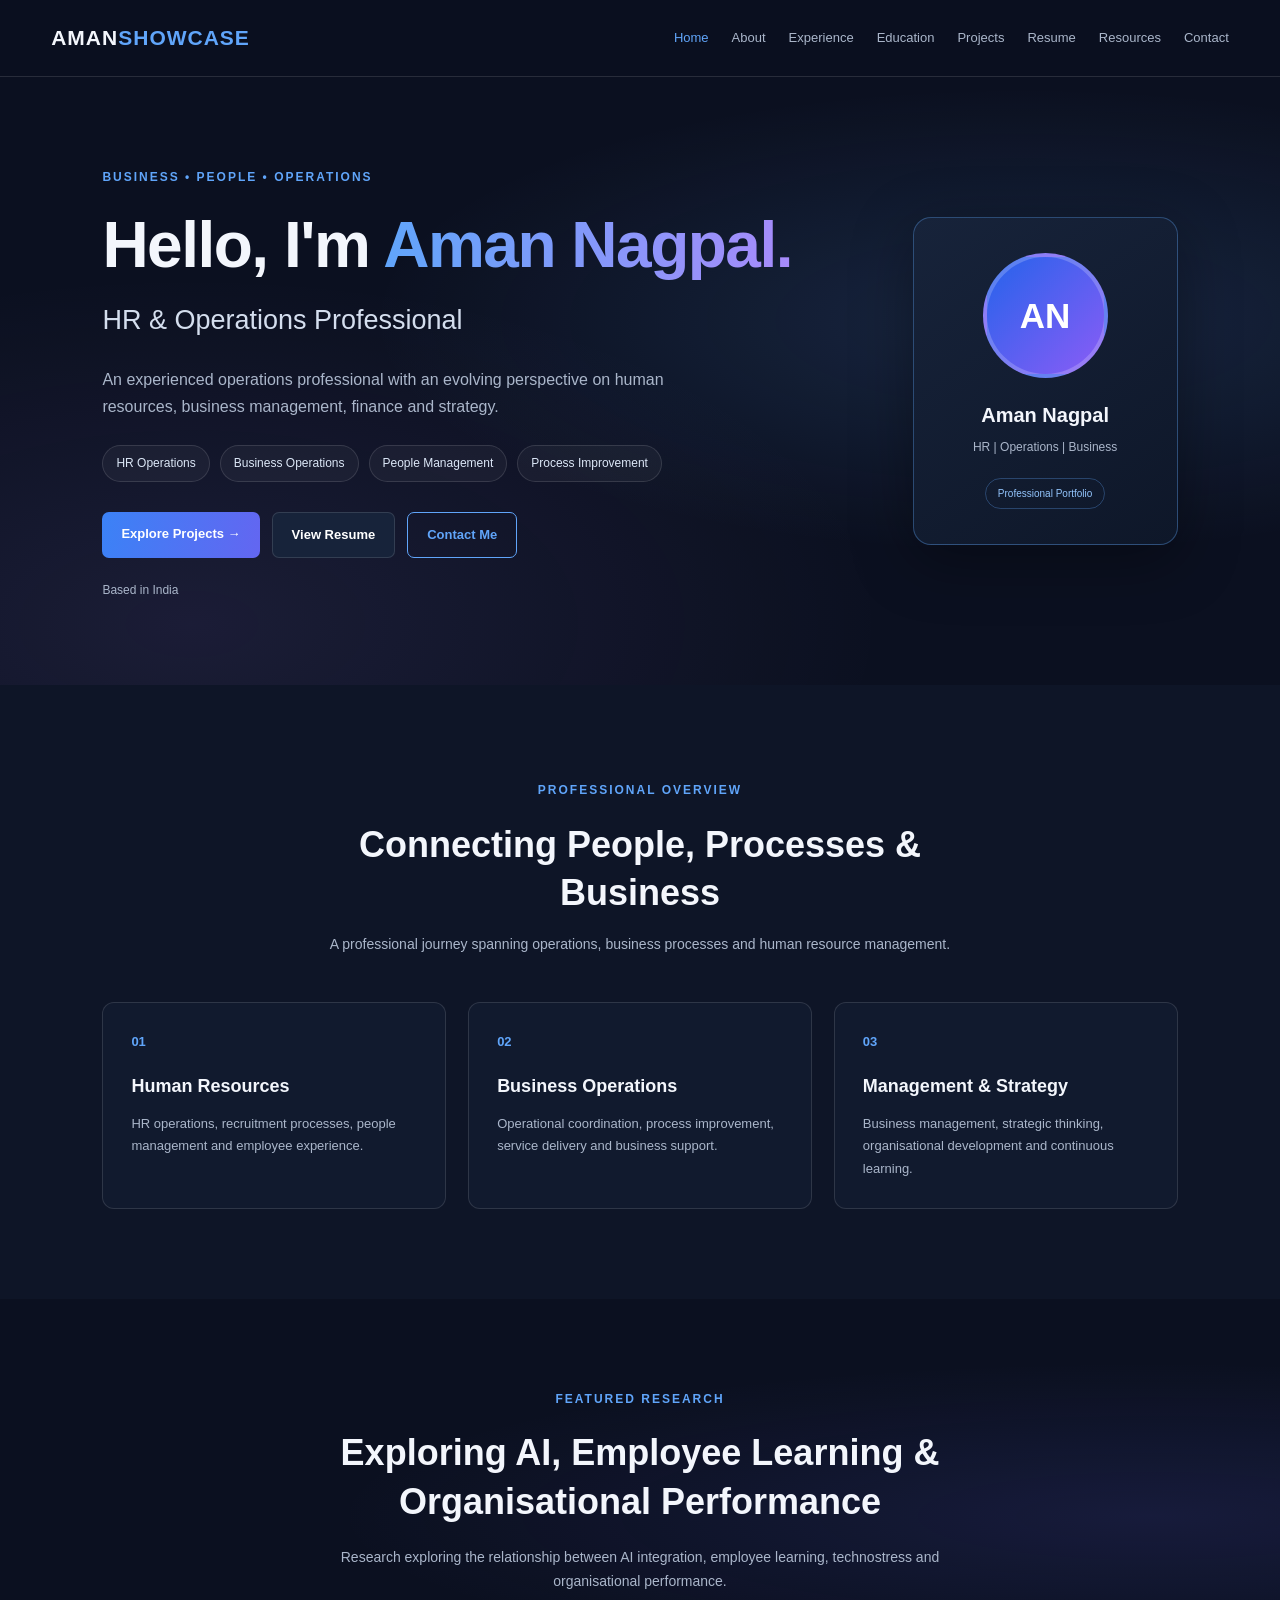
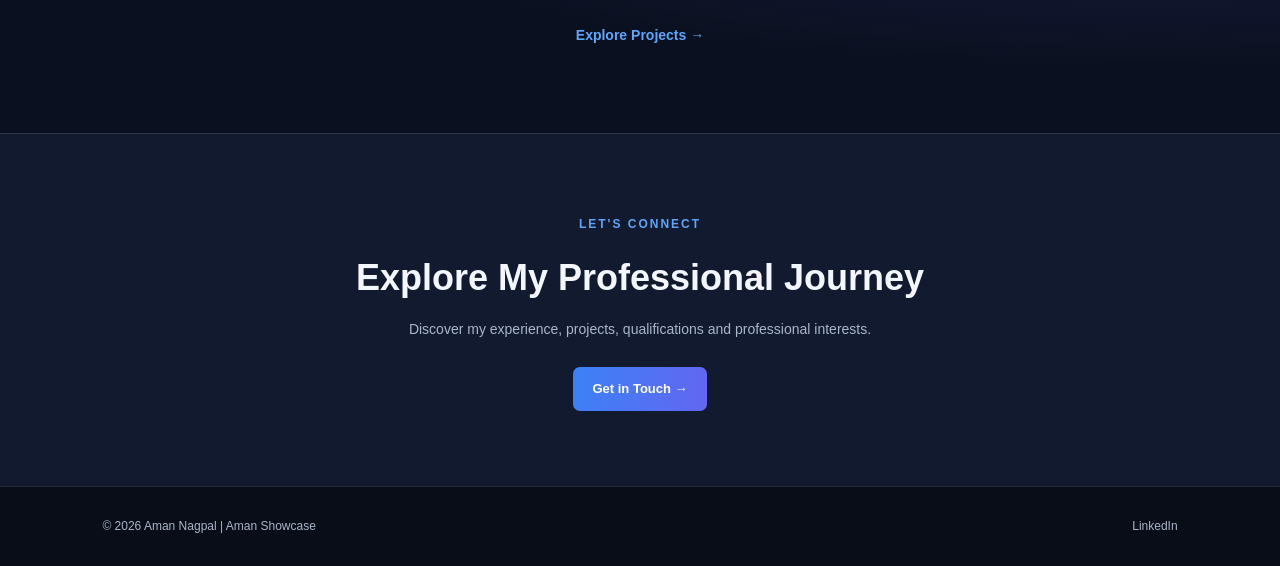
<file: index.html>
<!DOCTYPE html>
<html lang="en">
<head>
    <meta charset="UTF-8">
    <meta name="viewport" content="width=device-width, initial-scale=1.0">

    <meta name="description"
          content="Aman Nagpal's professional portfolio covering HR,
          business operations, management and professional development.">

    <title>Aman Nagpal | Professional Portfolio</title>

    <link rel="stylesheet" href="css/style.css">
</head>

<body>

    <!-- NAVIGATION -->
    <header class="header">
        <nav class="navbar">
            <a href="index.html" class="logo">AMAN<span>SHOWCASE</span></a>

            <div class="nav-links">
                <a href="index.html" class="active">Home</a>
                <a href="about.html">About</a>
                <a href="experience.html">Experience</a>
                <a href="education.html">Education</a>
                <a href="projects.html">Projects</a>
                <a href="resume.html">Resume</a>
                 <a href="resources.html">Resources</a>
                <a href="contact.html">Contact</a>
            </div>
        </nav>
    </header>

    <main>

        <!-- HERO SECTION -->
        <section class="hero">

            <div class="hero-content">

                <span class="eyebrow">
                    BUSINESS • PEOPLE • OPERATIONS
                </span>

                <h1>
                    Hello, I'm <span class="highlight">Aman Nagpal.</span>
                </h1>

                <h2>
                    HR &amp; Operations Professional
                </h2>

                <p class="hero-description">
                    An experienced operations professional with an
                    evolving perspective on human resources, business
                    management, finance and strategy.
                </p>

                <div class="expertise-tags">
                    <span>HR Operations</span>
                    <span>Business Operations</span>
                    <span>People Management</span>
                    <span>Process Improvement</span>
                </div>

                <div class="hero-buttons">
                    <a href="projects.html" class="btn btn-primary">
                        Explore Projects →
                    </a>

                    <a href="resume.html" class="btn btn-secondary">
                        View Resume
                    </a>

                    <a href="contact.html" class="btn btn-outline">
                        Contact Me
                    </a>
                </div>

                <p class="location">
                    Based in India
                </p>

            </div>

            <!-- PROFILE CARD -->
            <div class="profile-card">
                <div class="profile-circle">
                    AN
                </div>

                <h3>Aman Nagpal</h3>

                <p>HR | Operations | Business</p>

                <div class="profile-status">
                    Professional Portfolio
                </div>
            </div>

        </section>

        <!-- PROFESSIONAL SNAPSHOT -->
        <section class="snapshot">
            <div class="section-heading">
                <span class="eyebrow">PROFESSIONAL OVERVIEW</span>
                <h2>Connecting People, Processes &amp; Business</h2>
                <p>
                    A professional journey spanning operations,
                    business processes and human resource management.
                </p>
            </div>

            <div class="snapshot-grid">

                <article class="snapshot-card">
                    <span class="card-number">01</span>
                    <h3>Human Resources</h3>
                    <p>
                        HR operations, recruitment processes,
                        people management and employee experience.
                    </p>
                </article>

                <article class="snapshot-card">
                    <span class="card-number">02</span>
                    <h3>Business Operations</h3>
                    <p>
                        Operational coordination, process improvement,
                        service delivery and business support.
                    </p>
                </article>

                <article class="snapshot-card">
                    <span class="card-number">03</span>
                    <h3>Management &amp; Strategy</h3>
                    <p>
                        Business management, strategic thinking,
                        organisational development and continuous learning.
                    </p>
                </article>

            </div>
        </section>

        <!-- FEATURED PROJECT -->
        <section class="featured-project">
            <div class="featured-content">
                <span class="eyebrow">FEATURED RESEARCH</span>

                <h2>
                    Exploring AI, Employee Learning &amp; Organisational
                    Performance
                </h2>

                <p>
                    Research exploring the relationship between AI
                    integration, employee learning, technostress and
                    organisational performance.
                </p>

                <a href="projects.html" class="text-link">
                    Explore Projects →
                </a>
            </div>
        </section>

        <!-- CONTACT CTA -->
        <section class="contact-cta">
            <span class="eyebrow">LET'S CONNECT</span>

            <h2>Explore My Professional Journey</h2>

            <p>
                Discover my experience, projects, qualifications
                and professional interests.
            </p>

            <a href="contact.html" class="btn btn-primary">
                Get in Touch →
            </a>
        </section>

    </main>

    <!-- FOOTER -->
    <footer class="footer">
        <p>© 2026 Aman Nagpal | Aman Showcase</p>

        <a href="https://www.linkedin.com/in/aman-nagpal10/"
           target="_blank"
           rel="noopener noreferrer">
            LinkedIn
        </a>
    </footer>

</body>
</html>
</file>
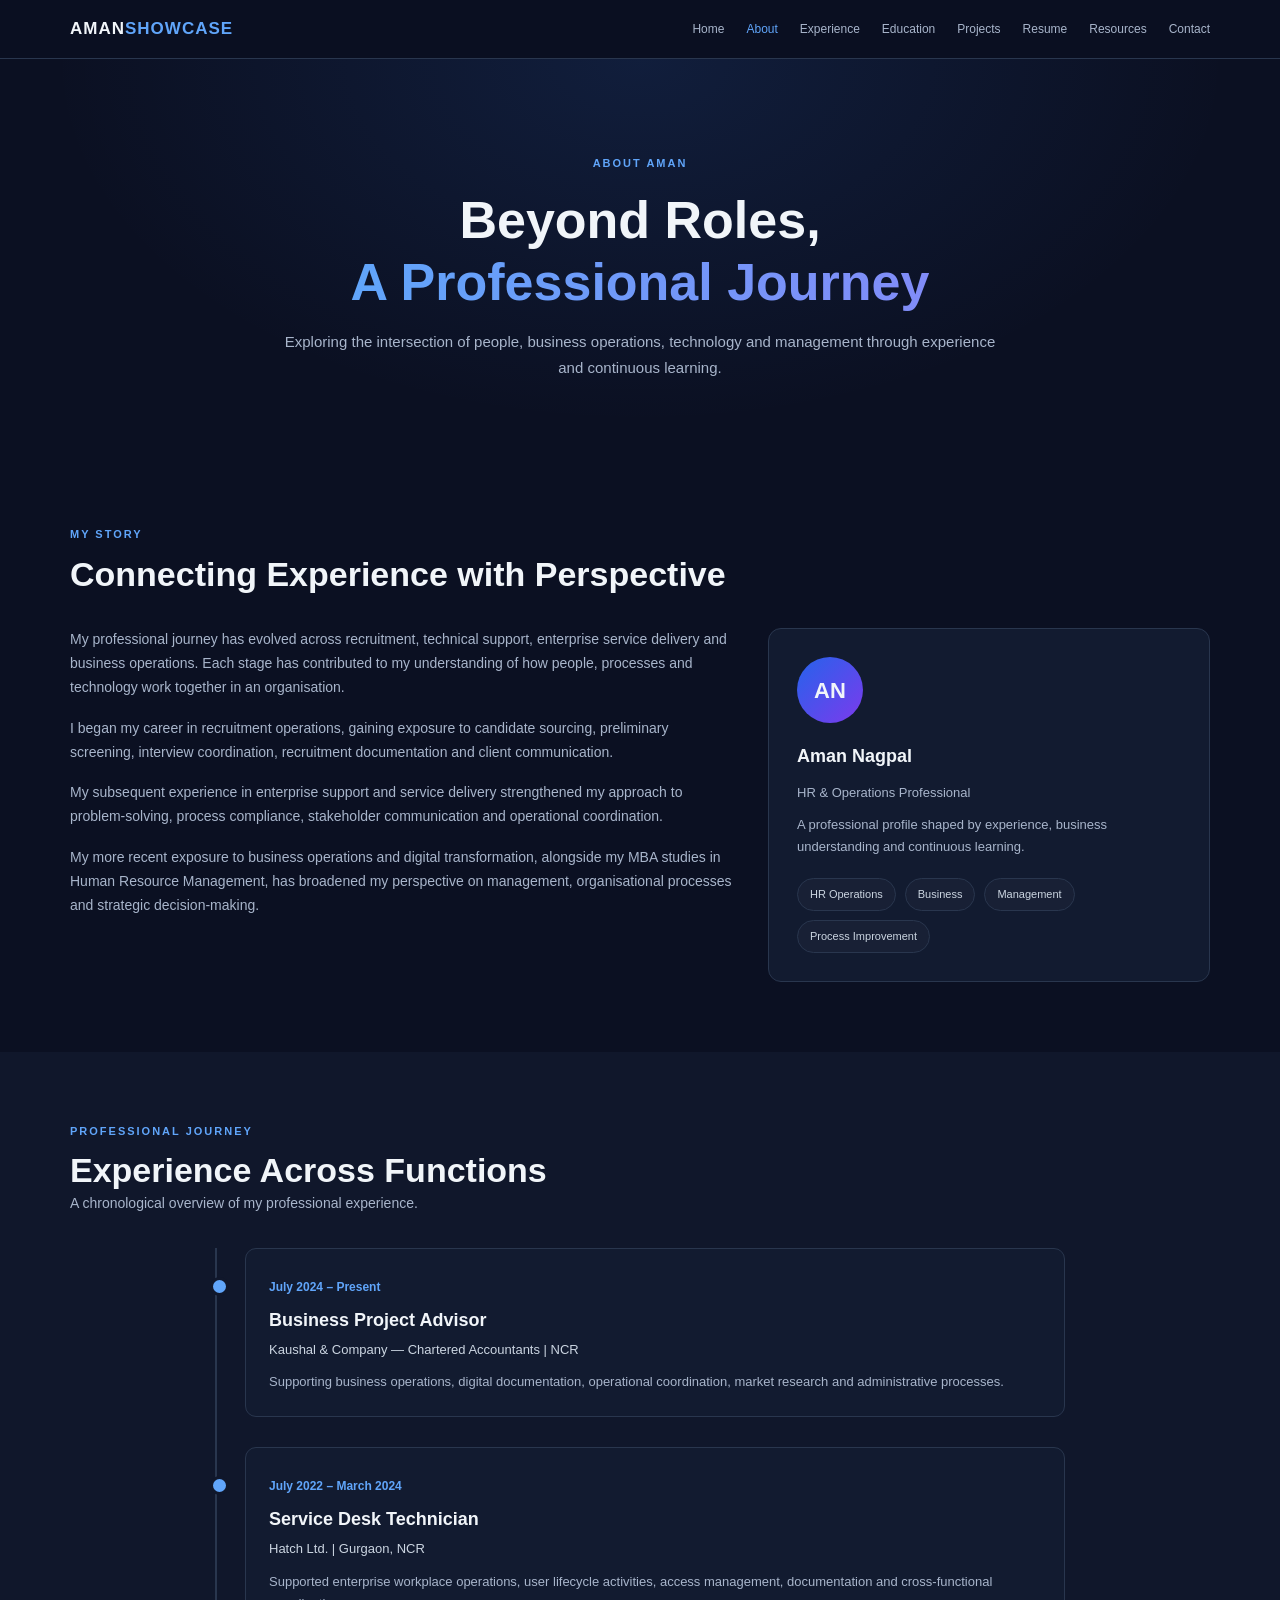
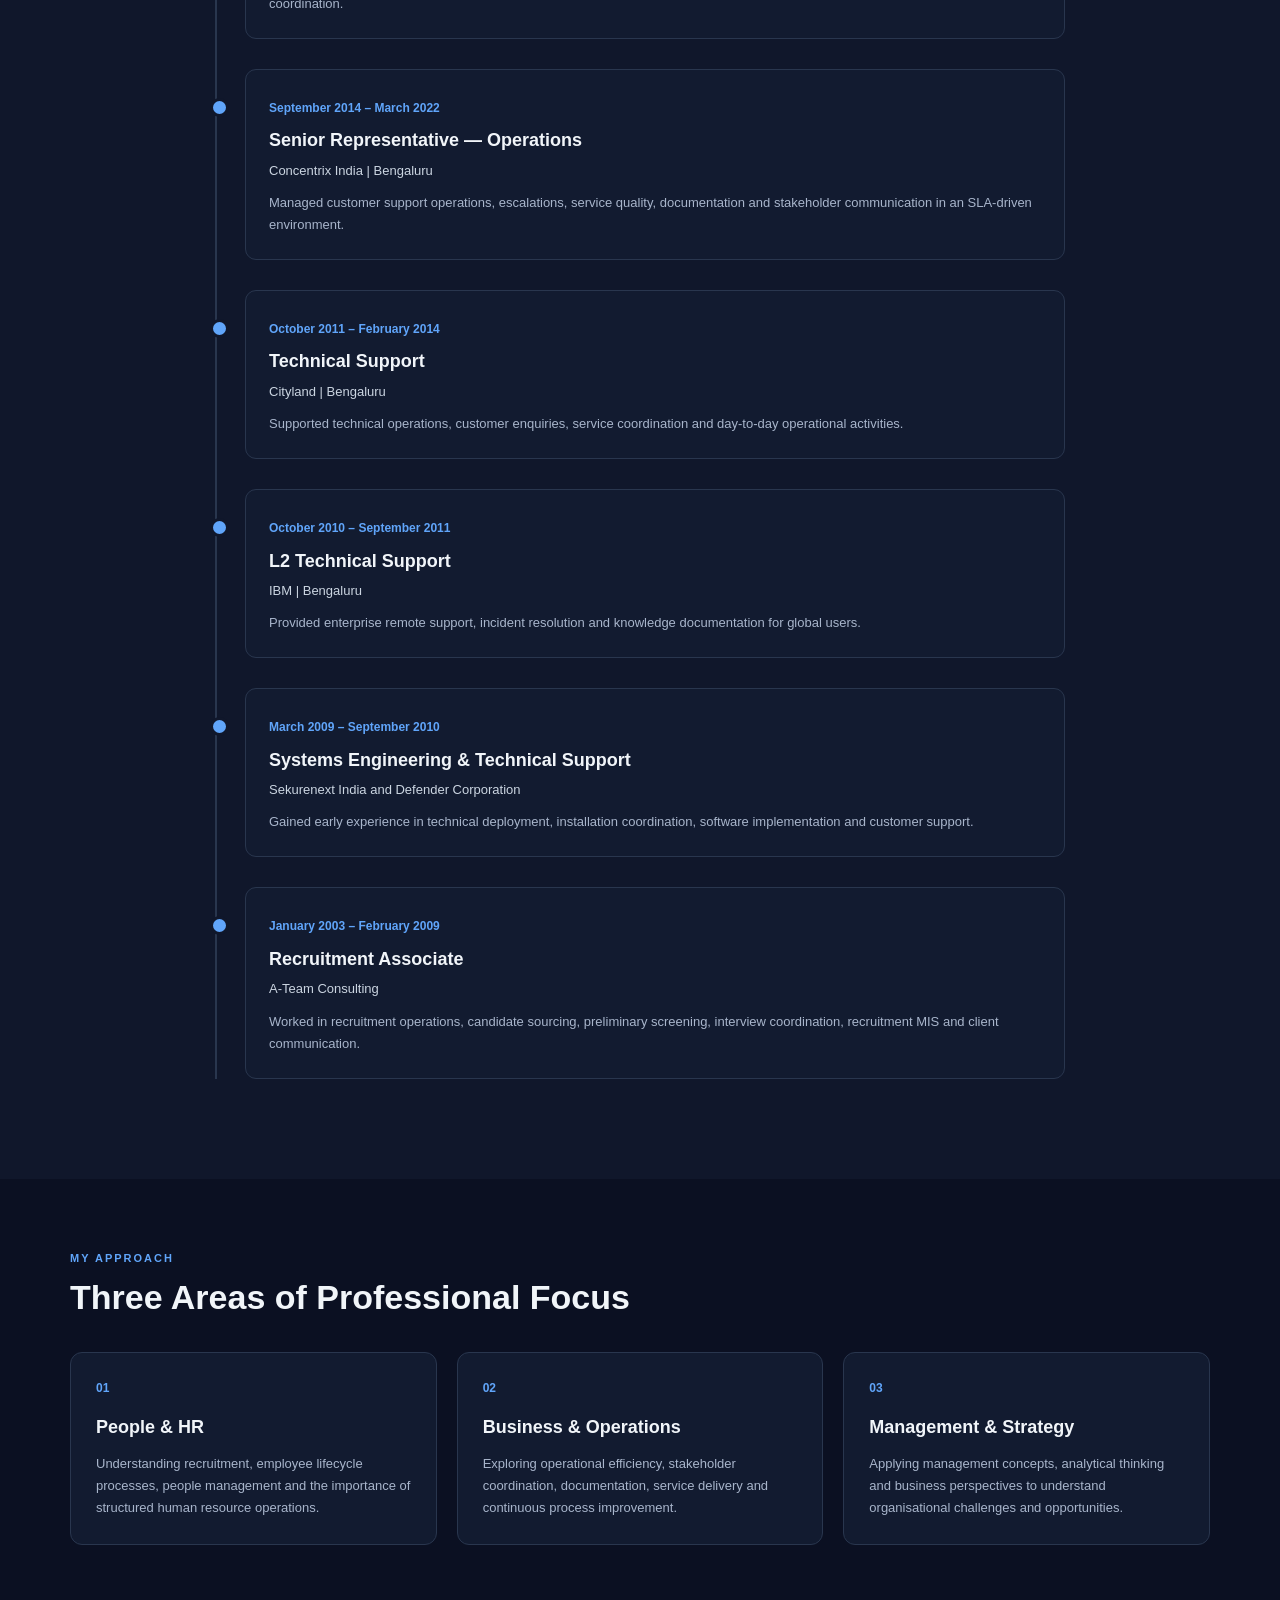
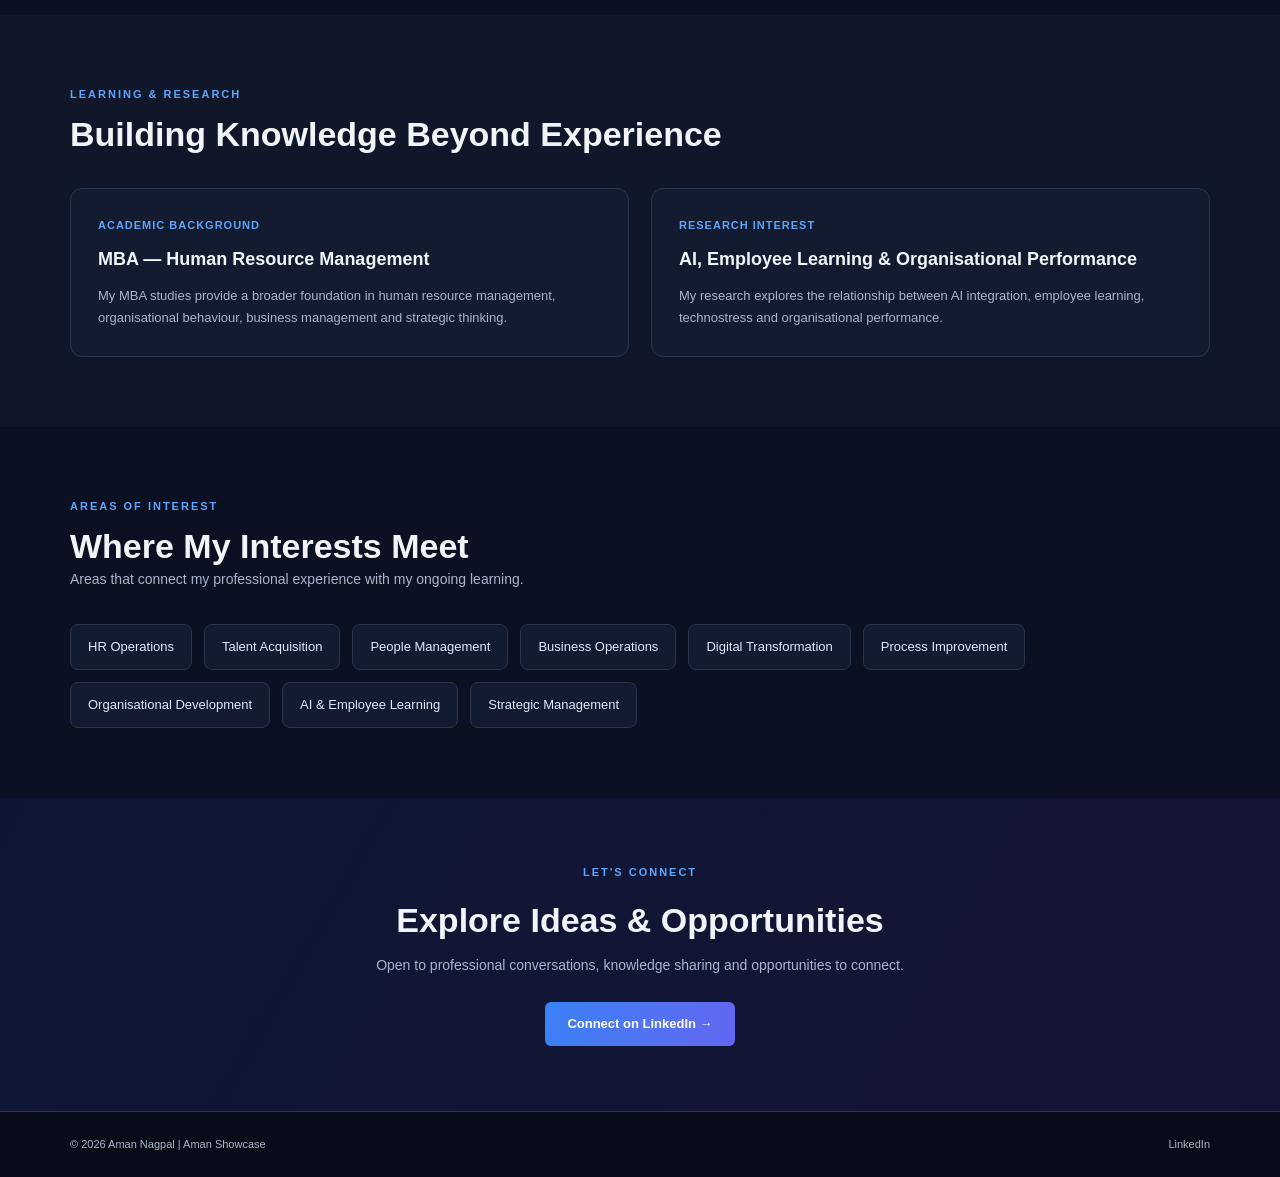
<file: about.html>
<!DOCTYPE html>
<html lang="en">
<head>
    <meta charset="UTF-8">
    <meta name="viewport" content="width=device-width, initial-scale=1.0">
    <meta name="description" content="Learn about Aman Nagpal, his professional journey across HR, business operations, service delivery, and management.">
    <meta name="author" content="Aman Nagpal">
    <title>About Me | Aman Nagpal — Aman Showcase</title>

    <style>
        :root {
            --bg: #0b1022;
            --section: #10172b;
            --card: #121b30;
            --text: #f1f5f9;
            --muted: #a8b5cb;
            --blue: #60a5fa;
            --purple: #818cf8;
            --border: #29364e;
        }

        * {
            margin: 0;
            padding: 0;
            box-sizing: border-box;
        }

        html {
            scroll-behavior: smooth;
        }

        body {
            font-family: Arial, Helvetica, sans-serif;
            background: var(--bg);
            color: var(--text);
            line-height: 1.7;
        }

        a {
            color: inherit;
            text-decoration: none;
        }

        .container {
            width: min(1140px, 90%);
            margin: auto;
        }

        /* NAVIGATION */

        header {
            position: sticky;
            top: 0;
            z-index: 100;
            background: rgba(11, 16, 34, 0.96);
            border-bottom: 1px solid var(--border);
        }

        .navbar {
            min-height: 58px;
            display: flex;
            justify-content: space-between;
            align-items: center;
            gap: 20px;
        }

        .logo {
            font-size: 17px;
            font-weight: 800;
            letter-spacing: 1px;
            white-space: nowrap;
        }

        .logo span {
            color: var(--blue);
        }

        .nav-links {
            display: flex;
            align-items: center;
            gap: 22px;
            font-size: 12px;
            color: var(--muted);
        }

        .nav-links a {
            transition: color 0.2s ease;
        }

        .nav-links a:hover,
        .nav-links a.active {
            color: var(--blue);
        }

        /* PAGE INTRODUCTION */

        .page-intro {
            padding: 95px 0 75px;
            text-align: center;
            background:
                radial-gradient(
                    ellipse at top,
                    rgba(59, 130, 246, 0.12),
                    transparent 65%
                );
        }

        .eyebrow {
            color: var(--blue);
            font-size: 11px;
            font-weight: 700;
            letter-spacing: 2px;
            text-transform: uppercase;
            margin-bottom: 16px;
        }

        h1 {
            font-size: clamp(34px, 5vw, 52px);
            line-height: 1.2;
            margin-bottom: 16px;
        }

        .gradient-text {
            background: linear-gradient(
                90deg,
                var(--blue),
                var(--purple)
            );
            -webkit-background-clip: text;
            background-clip: text;
            color: transparent;
        }

        .intro-text {
            max-width: 720px;
            margin: auto;
            color: var(--muted);
            font-size: 15px;
        }

        /* GENERAL SECTIONS */

        section {
            padding: 70px 0;
        }

        .section-heading {
            margin-bottom: 32px;
        }

        .section-heading .eyebrow {
            margin-bottom: 8px;
        }

        h2 {
            font-size: clamp(25px, 4vw, 34px);
            line-height: 1.3;
        }

        h3 {
            font-size: 18px;
            margin-bottom: 10px;
        }

        .section-text {
            color: var(--muted);
            font-size: 14px;
        }

        /* MY STORY */

        .story-grid {
            display: grid;
            grid-template-columns: 1.5fr 1fr;
            gap: 35px;
            align-items: start;
        }

        .story-content p {
            color: var(--muted);
            font-size: 14px;
            margin-bottom: 17px;
        }

        .story-card {
            padding: 28px;
            border: 1px solid var(--border);
            background: var(--card);
            border-radius: 13px;
        }

        .story-card .initials {
            width: 66px;
            height: 66px;
            border-radius: 50%;
            display: grid;
            place-items: center;
            margin-bottom: 18px;
            font-size: 22px;
            font-weight: 700;
            background: linear-gradient(
                135deg,
                #2563eb,
                #7c3aed
            );
        }

        .story-card p {
            color: var(--muted);
            font-size: 13px;
            margin-top: 10px;
        }

        .tag-list {
            display: flex;
            flex-wrap: wrap;
            gap: 9px;
            margin-top: 20px;
        }

        .tag {
            padding: 6px 12px;
            border: 1px solid var(--border);
            border-radius: 30px;
            color: #cbd5e1;
            font-size: 11px;
            background: rgba(255, 255, 255, 0.025);
        }

        /* PROFESSIONAL JOURNEY */

        .journey-section {
            background: var(--section);
        }

        .timeline {
            max-width: 850px;
            margin: auto;
            border-left: 2px solid var(--border);
            padding-left: 28px;
        }

        .timeline-item {
            position: relative;
            margin-bottom: 30px;
            padding: 23px;
            background: var(--card);
            border: 1px solid var(--border);
            border-radius: 11px;
        }

        .timeline-item::before {
            content: "";
            position: absolute;
            left: -36px;
            top: 28px;
            width: 13px;
            height: 13px;
            border-radius: 50%;
            background: var(--blue);
            border: 3px solid var(--section);
        }

        .timeline-date {
            display: inline-block;
            margin-bottom: 7px;
            color: var(--blue);
            font-size: 12px;
            font-weight: 700;
        }

        .timeline-item h3 {
            margin-bottom: 4px;
        }

        .timeline-company {
            color: #cbd5e1;
            font-size: 13px;
            margin-bottom: 10px;
        }

        .timeline-item p {
            color: var(--muted);
            font-size: 13px;
        }

        /* PROFESSIONAL APPROACH */

        .approach-grid {
            display: grid;
            grid-template-columns: repeat(3, 1fr);
            gap: 20px;
        }

        .approach-card {
            padding: 25px;
            border: 1px solid var(--border);
            background: var(--card);
            border-radius: 12px;
            transition: transform 0.2s ease,
                        border-color 0.2s ease;
        }

        .approach-card:hover {
            transform: translateY(-4px);
            border-color: var(--blue);
        }

        .approach-number {
            color: var(--blue);
            font-size: 12px;
            font-weight: 700;
            margin-bottom: 14px;
        }

        .approach-card p {
            color: var(--muted);
            font-size: 13px;
        }

        /* EDUCATION AND RESEARCH */

        .learning-section {
            background: var(--section);
        }

        .learning-grid {
            display: grid;
            grid-template-columns: 1fr 1fr;
            gap: 22px;
        }

        .learning-card {
            padding: 27px;
            background: var(--card);
            border: 1px solid var(--border);
            border-radius: 12px;
        }

        .learning-card p {
            color: var(--muted);
            font-size: 13px;
            margin-top: 9px;
        }

        .learning-label {
            color: var(--blue);
            font-size: 11px;
            font-weight: 700;
            letter-spacing: 1px;
            margin-bottom: 10px;
        }

        /* INTERESTS */

        .interests {
            display: flex;
            flex-wrap: wrap;
            gap: 12px;
            margin-top: 24px;
        }

        .interest {
            padding: 11px 17px;
            border: 1px solid var(--border);
            border-radius: 8px;
            background: var(--card);
            color: #dbeafe;
            font-size: 13px;
        }

        /* CONNECT */

        .connect {
            padding: 65px 0;
            text-align: center;
            background:
                linear-gradient(
                    120deg,
                    rgba(37, 99, 235, 0.09),
                    rgba(124, 58, 237, 0.09)
                );
        }

        .connect p {
            color: var(--muted);
            font-size: 14px;
            margin: 12px auto 24px;
        }

        .button {
            display: inline-block;
            padding: 11px 22px;
            border-radius: 6px;
            font-size: 13px;
            font-weight: 600;
            background: linear-gradient(
                100deg,
                #3b82f6,
                #6366f1
            );
            color: white;
            transition: opacity 0.2s ease;
        }

        .button:hover {
            opacity: 0.85;
        }

        /* FOOTER */

        footer {
            padding: 23px 0;
            border-top: 1px solid var(--border);
            background: #080c19;
            color: var(--muted);
            font-size: 11px;
        }

        .footer-content {
            display: flex;
            justify-content: space-between;
            align-items: center;
            gap: 15px;
        }

        .footer-content a:hover {
            color: var(--blue);
        }

        /* MOBILE RESPONSIVENESS */

        @media (max-width: 760px) {
            .navbar {
                flex-direction: column;
                padding: 13px 0;
            }

            .nav-links {
                gap: 14px;
                flex-wrap: wrap;
                justify-content: center;
            }

            .page-intro {
                padding: 65px 0 55px;
            }

            .story-grid,
            .learning-grid {
                grid-template-columns: 1fr;
            }

            .approach-grid {
                grid-template-columns: 1fr;
            }

            section {
                padding: 52px 0;
            }
        }

        @media (max-width: 420px) {
            .nav-links {
                gap: 10px;
                font-size: 11px;
            }

            .timeline {
                padding-left: 22px;
            }

            .timeline-item {
                padding: 17px;
            }

            .timeline-item::before {
                left: -30px;
            }

            .footer-content {
                flex-direction: column;
                text-align: center;
            }
        }
    </style>
</head>

<body>

    <!-- NAVIGATION -->

    <header>
        <div class="container navbar">
            <a href="index.html" class="logo">
                AMAN<span>SHOWCASE</span>
            </a>

            <nav class="nav-links" aria-label="Main navigation">
                <a href="index.html">Home</a>
                <a href="about.html" class="active">About</a>
                <a href="experience.html">Experience</a>
                <a href="education.html">Education</a>
                <a href="projects.html">Projects</a>
                <a href="resume.html">Resume</a>
                <a href="resources.html">Resources</a>
                <a href="contact.html">Contact</a>
            </nav>
        </div>
    </header>

    <main>

        <!-- PAGE INTRODUCTION -->

        <section class="page-intro">
            <div class="container">
                <div class="eyebrow">ABOUT AMAN</div>

                <h1>
                    Beyond Roles,<br>
                    <span class="gradient-text">
                        A Professional Journey
                    </span>
                </h1>

                <p class="intro-text">
                    Exploring the intersection of people,
                    business operations, technology and
                    management through experience and
                    continuous learning.
                </p>
            </div>
        </section>

        <!-- MY STORY -->

        <section>
            <div class="container">
                <div class="section-heading">
                    <div class="eyebrow">MY STORY</div>
                    <h2>Connecting Experience with Perspective</h2>
                </div>

                <div class="story-grid">
                    <div class="story-content">

                        <p>
                            My professional journey has evolved
                            across recruitment, technical support,
                            enterprise service delivery and
                            business operations. Each stage has
                            contributed to my understanding of
                            how people, processes and technology
                            work together in an organisation.
                        </p>

                        <p>
                            I began my career in recruitment
                            operations, gaining exposure to
                            candidate sourcing, preliminary
                            screening, interview coordination,
                            recruitment documentation and
                            client communication.
                        </p>

                        <p>
                            My subsequent experience in
                            enterprise support and service
                            delivery strengthened my approach
                            to problem-solving, process
                            compliance, stakeholder communication
                            and operational coordination.
                        </p>

                        <p>
                            My more recent exposure to business
                            operations and digital transformation,
                            alongside my MBA studies in Human
                            Resource Management, has broadened
                            my perspective on management,
                            organisational processes and
                            strategic decision-making.
                        </p>

                    </div>

                    <aside class="story-card">
                        <div class="initials">AN</div>

                        <h3>Aman Nagpal</h3>

                        <p>
                            HR & Operations Professional
                        </p>

                        <p>
                            A professional profile shaped by
                            experience, business understanding
                            and continuous learning.
                        </p>

                        <div class="tag-list">
                            <span class="tag">HR Operations</span>
                            <span class="tag">Business</span>
                            <span class="tag">Management</span>
                            <span class="tag">Process Improvement</span>
                        </div>
                    </aside>
                </div>
            </div>
        </section>

        <!-- PROFESSIONAL JOURNEY -->

        <section class="journey-section">
            <div class="container">
                <div class="section-heading">
                    <div class="eyebrow">PROFESSIONAL JOURNEY</div>
                    <h2>Experience Across Functions</h2>
                    <p class="section-text">
                        A chronological overview of my
                        professional experience.
                    </p>
                </div>

                <div class="timeline">

                    <div class="timeline-item">
                        <span class="timeline-date">
                            July 2024 – Present
                        </span>
                        <h3>Business Project Advisor</h3>
                        <div class="timeline-company">
                            Kaushal & Company — Chartered Accountants
                            | NCR
                        </div>
                        <p>
                            Supporting business operations,
                            digital documentation, operational
                            coordination, market research and
                            administrative processes.
                        </p>
                    </div>

                    <div class="timeline-item">
                        <span class="timeline-date">
                            July 2022 – March 2024
                        </span>
                        <h3>Service Desk Technician</h3>
                        <div class="timeline-company">
                            Hatch Ltd. | Gurgaon, NCR
                        </div>
                        <p>
                            Supported enterprise workplace
                            operations, user lifecycle activities,
                            access management, documentation
                            and cross-functional coordination.
                        </p>
                    </div>

                    <div class="timeline-item">
                        <span class="timeline-date">
                            September 2014 – March 2022
                        </span>
                        <h3>Senior Representative — Operations</h3>
                        <div class="timeline-company">
                            Concentrix India | Bengaluru
                        </div>
                        <p>
                            Managed customer support operations,
                            escalations, service quality,
                            documentation and stakeholder
                            communication in an SLA-driven
                            environment.
                        </p>
                    </div>

                    <div class="timeline-item">
                        <span class="timeline-date">
                            October 2011 – February 2014
                        </span>
                        <h3>Technical Support</h3>
                        <div class="timeline-company">
                            Cityland | Bengaluru
                        </div>
                        <p>
                            Supported technical operations,
                            customer enquiries, service
                            coordination and day-to-day
                            operational activities.
                        </p>
                    </div>

                    <div class="timeline-item">
                        <span class="timeline-date">
                            October 2010 – September 2011
                        </span>
                        <h3>L2 Technical Support</h3>
                        <div class="timeline-company">
                            IBM | Bengaluru
                        </div>
                        <p>
                            Provided enterprise remote support,
                            incident resolution and knowledge
                            documentation for global users.
                        </p>
                    </div>

                    <div class="timeline-item">
                        <span class="timeline-date">
                            March 2009 – September 2010
                        </span>
                        <h3>Systems Engineering & Technical Support</h3>
                        <div class="timeline-company">
                            Sekurenext India and Defender Corporation
                        </div>
                        <p>
                            Gained early experience in technical
                            deployment, installation coordination,
                            software implementation and
                            customer support.
                        </p>
                    </div>

                    <div class="timeline-item">
                        <span class="timeline-date">
                            January 2003 – February 2009
                        </span>
                        <h3>Recruitment Associate</h3>
                        <div class="timeline-company">
                            A-Team Consulting
                        </div>
                        <p>
                            Worked in recruitment operations,
                            candidate sourcing, preliminary
                            screening, interview coordination,
                            recruitment MIS and client
                            communication.
                        </p>
                    </div>

                </div>
            </div>
        </section>

        <!-- PROFESSIONAL APPROACH -->

        <section>
            <div class="container">
                <div class="section-heading">
                    <div class="eyebrow">MY APPROACH</div>
                    <h2>Three Areas of Professional Focus</h2>
                </div>

                <div class="approach-grid">

                    <article class="approach-card">
                        <div class="approach-number">01</div>
                        <h3>People & HR</h3>
                        <p>
                            Understanding recruitment,
                            employee lifecycle processes,
                            people management and the
                            importance of structured
                            human resource operations.
                        </p>
                    </article>

                    <article class="approach-card">
                        <div class="approach-number">02</div>
                        <h3>Business & Operations</h3>
                        <p>
                            Exploring operational efficiency,
                            stakeholder coordination,
                            documentation, service delivery
                            and continuous process improvement.
                        </p>
                    </article>

                    <article class="approach-card">
                        <div class="approach-number">03</div>
                        <h3>Management & Strategy</h3>
                        <p>
                            Applying management concepts,
                            analytical thinking and business
                            perspectives to understand
                            organisational challenges
                            and opportunities.
                        </p>
                    </article>

                </div>
            </div>
        </section>

        <!-- EDUCATION AND RESEARCH -->

        <section class="learning-section">
            <div class="container">
                <div class="section-heading">
                    <div class="eyebrow">LEARNING & RESEARCH</div>
                    <h2>Building Knowledge Beyond Experience</h2>
                </div>

                <div class="learning-grid">

                    <article class="learning-card">
                        <div class="learning-label">
                            ACADEMIC BACKGROUND
                        </div>
                        <h3>MBA — Human Resource Management</h3>
                        <p>
                            My MBA studies provide a broader
                            foundation in human resource
                            management, organisational behaviour,
                            business management and strategic
                            thinking.
                        </p>
                    </article>

                    <article class="learning-card">
                        <div class="learning-label">
                            RESEARCH INTEREST
                        </div>
                        <h3>
                            AI, Employee Learning &
                            Organisational Performance
                        </h3>
                        <p>
                            My research explores the relationship
                            between AI integration, employee
                            learning, technostress and
                            organisational performance.
                        </p>
                    </article>

                </div>
            </div>
        </section>

        <!-- PROFESSIONAL INTERESTS -->

        <section>
            <div class="container">
                <div class="section-heading">
                    <div class="eyebrow">AREAS OF INTEREST</div>
                    <h2>Where My Interests Meet</h2>
                    <p class="section-text">
                        Areas that connect my professional
                        experience with my ongoing learning.
                    </p>
                </div>

                <div class="interests">
                    <span class="interest">HR Operations</span>
                    <span class="interest">Talent Acquisition</span>
                    <span class="interest">People Management</span>
                    <span class="interest">Business Operations</span>
                    <span class="interest">Digital Transformation</span>
                    <span class="interest">Process Improvement</span>
                    <span class="interest">Organisational Development</span>
                    <span class="interest">AI & Employee Learning</span>
                    <span class="interest">Strategic Management</span>
                </div>
            </div>
        </section>

        <!-- CONNECT -->

        <section class="connect">
            <div class="container">
                <div class="eyebrow">LET'S CONNECT</div>
                <h2>Explore Ideas & Opportunities</h2>
                <p>
                    Open to professional conversations,
                    knowledge sharing and opportunities
                    to connect.
                </p>

                <a
                    class="button"
                    href="https://www.linkedin.com/in/aman-nagpal10/"
                    target="_blank"
                    rel="noopener noreferrer"
                >
                    Connect on LinkedIn →
                </a>
            </div>
        </section>

    </main>

    <!-- FOOTER -->

    <footer>
        <div class="container footer-content">
            <span>
                © 2026 Aman Nagpal | Aman Showcase
            </span>
            <a
                href="https://www.linkedin.com/in/aman-nagpal10/"
                target="_blank"
                rel="noopener noreferrer"
            >
                LinkedIn
            </a>
        </div>
    </footer>

</body>
</html>
</file>
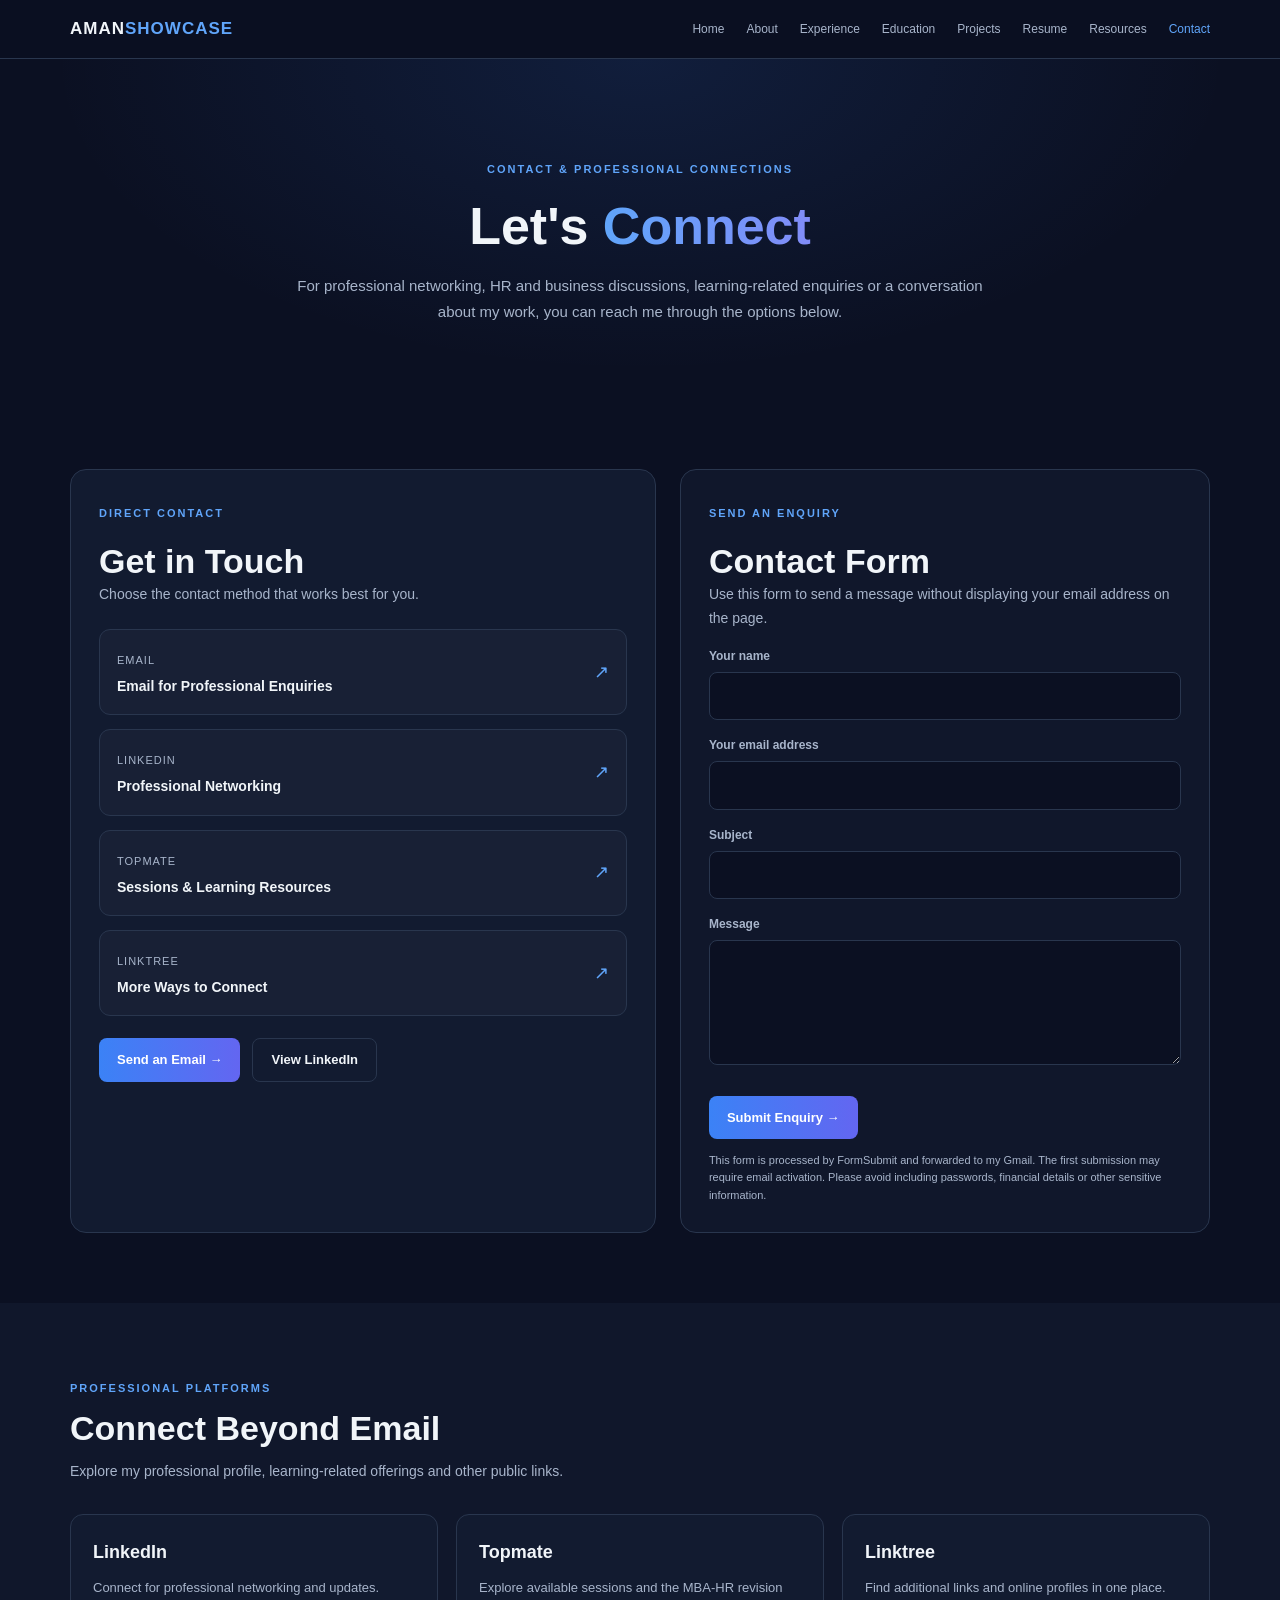
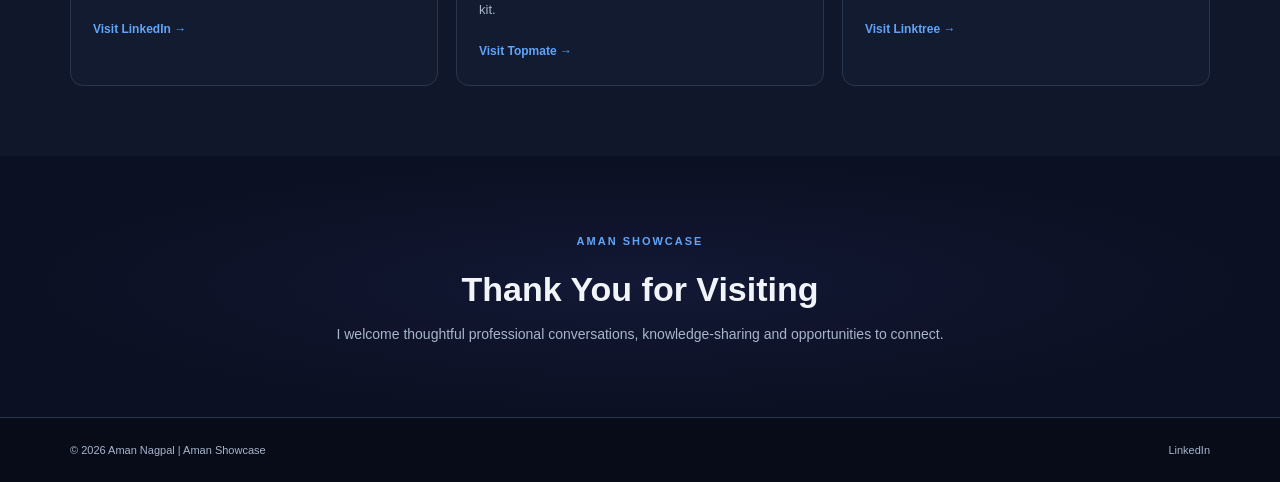
<file: contact.html>
<!DOCTYPE html>
<html lang="en">
<head>
    <meta charset="UTF-8">
    <meta name="viewport" content="width=device-width, initial-scale=1.0">

    <meta name="description"
          content="Contact Aman Nagpal for professional networking,
          HR and business discussions, and learning-related enquiries.">

    <title>Contact | Aman Nagpal — Aman Showcase</title>

    <style>
        :root {
            --bg: #0b1022;
            --section: #10172b;
            --card: #121b30;
            --text: #f1f5f9;
            --muted: #a8b5cb;
            --blue: #60a5fa;
            --purple: #818cf8;
            --border: #29364e;
        }

        * {
            margin: 0;
            padding: 0;
            box-sizing: border-box;
        }

        html {
            scroll-behavior: smooth;
        }

        body {
            font-family: Arial, Helvetica, sans-serif;
            background: var(--bg);
            color: var(--text);
            line-height: 1.7;
        }

        a {
            color: inherit;
            text-decoration: none;
        }

        .container {
            width: min(1140px, 90%);
            margin: auto;
        }

        /* NAVIGATION */

        header {
            position: sticky;
            top: 0;
            z-index: 100;
            background: rgba(11, 16, 34, 0.96);
            border-bottom: 1px solid var(--border);
            backdrop-filter: blur(14px);
        }

        .navbar {
            min-height: 58px;
            display: flex;
            justify-content: space-between;
            align-items: center;
            gap: 20px;
        }

        .logo {
            font-size: 17px;
            font-weight: 800;
            letter-spacing: 1px;
            white-space: nowrap;
        }

        .logo span {
            color: var(--blue);
        }

        .nav-links {
            display: flex;
            align-items: center;
            gap: 22px;
            font-size: 12px;
            color: var(--muted);
        }

        .nav-links a {
            transition: color 0.2s ease;
        }

        .nav-links a:hover,
        .nav-links a.active {
            color: var(--blue);
        }

        /* PAGE INTRODUCTION */

        .page-intro {
            padding: 95px 0 75px;
            text-align: center;
            background:
                radial-gradient(
                    ellipse at top,
                    rgba(59, 130, 246, 0.12),
                    transparent 65%
                );
        }

        .eyebrow {
            display: inline-block;
            color: var(--blue);
            font-size: 11px;
            font-weight: 700;
            letter-spacing: 2px;
            text-transform: uppercase;
            margin-bottom: 16px;
        }

        h1 {
            font-size: clamp(34px, 5vw, 52px);
            line-height: 1.2;
            margin-bottom: 16px;
        }

        .gradient-text {
            background: linear-gradient(
                90deg,
                var(--blue),
                var(--purple)
            );
            -webkit-background-clip: text;
            background-clip: text;
            color: transparent;
        }

        .intro-text {
            max-width: 720px;
            margin: auto;
            color: var(--muted);
            font-size: 15px;
        }

        section {
            padding: 70px 0;
        }

        .section-heading {
            margin-bottom: 30px;
        }

        .section-heading .eyebrow {
            margin-bottom: 8px;
        }

        h2 {
            font-size: clamp(25px, 4vw, 34px);
            line-height: 1.3;
        }

        h3 {
            font-size: 18px;
            margin-bottom: 9px;
        }

        .section-text {
            color: var(--muted);
            font-size: 14px;
            max-width: 760px;
            margin-top: 10px;
        }

        /* CONTACT LAYOUT */

        .contact-grid {
            display: grid;
            grid-template-columns: 1.05fr 0.95fr;
            gap: 24px;
            align-items: stretch;
        }

        .panel {
            background: var(--card);
            border: 1px solid var(--border);
            border-radius: 16px;
            padding: 28px;
        }

        .panel p {
            color: var(--muted);
            font-size: 14px;
        }

        .contact-methods {
            display: grid;
            gap: 14px;
            margin-top: 22px;
        }

        .contact-method {
            display: flex;
            align-items: center;
            justify-content: space-between;
            gap: 16px;
            padding: 15px 17px;
            background: rgba(255, 255, 255, 0.025);
            border: 1px solid var(--border);
            border-radius: 11px;
            transition:
                border-color 0.2s ease,
                transform 0.2s ease;
        }

        .contact-method:hover {
            border-color: var(--blue);
            transform: translateY(-2px);
        }

        .method-label {
            color: var(--muted);
            font-size: 11px;
            letter-spacing: 1px;
            text-transform: uppercase;
        }

        .method-value {
            font-size: 14px;
            font-weight: 700;
            overflow-wrap: anywhere;
        }

        .method-arrow {
            color: var(--blue);
            font-size: 18px;
            flex-shrink: 0;
        }

        /* BUTTONS */

        .button-row {
            display: flex;
            flex-wrap: wrap;
            gap: 12px;
            margin-top: 22px;
        }

        .button,
        .secondary-button {
            display: inline-flex;
            justify-content: center;
            align-items: center;
            min-height: 43px;
            padding: 10px 18px;
            border-radius: 8px;
            font-size: 13px;
            font-weight: 700;
            transition: opacity 0.2s ease;
        }

        .button {
            background: linear-gradient(
                90deg,
                #3b82f6,
                #6366f1
            );
            color: #fff;
        }

        .secondary-button {
            border: 1px solid var(--border);
            color: var(--text);
        }

        .button:hover,
        .secondary-button:hover {
            opacity: 0.86;
        }

        .secondary-button:hover {
            border-color: var(--blue);
        }

        /* CONTACT FORM */

        .form-panel {
            background: var(--section);
        }

        .form-group {
            margin-top: 15px;
        }

        label {
            display: block;
            margin-bottom: 6px;
            color: var(--muted);
            font-size: 12px;
            font-weight: 700;
        }

        input,
        textarea {
            width: 100%;
            padding: 12px 13px;
            color: var(--text);
            background: #0b1022;
            border: 1px solid var(--border);
            border-radius: 8px;
            font: inherit;
            font-size: 13px;
        }

        input:focus,
        textarea:focus {
            outline: 2px solid rgba(96, 165, 250, 0.35);
            border-color: var(--blue);
        }

        textarea {
            min-height: 125px;
            resize: vertical;
        }

        .form-note {
            margin-top: 13px;
            font-size: 11px !important;
            line-height: 1.6;
        }

        /* PROFESSIONAL PLATFORMS */

        .social-section {
            background: var(--section);
        }

        .social-grid {
            display: grid;
            grid-template-columns: repeat(3, 1fr);
            gap: 18px;
            margin-top: 28px;
        }

        .social-card {
            padding: 22px;
            background: var(--card);
            border: 1px solid var(--border);
            border-radius: 13px;
            transition:
                border-color 0.2s ease,
                transform 0.2s ease;
        }

        .social-card:hover {
            border-color: var(--blue);
            transform: translateY(-2px);
        }

        .social-card p {
            color: var(--muted);
            font-size: 13px;
            margin: 7px 0 15px;
        }

        .text-link {
            color: var(--blue);
            font-size: 12px;
            font-weight: 700;
        }

        /* CLOSING SECTION */

        .closing {
            text-align: center;
            background:
                radial-gradient(
                    ellipse at center,
                    rgba(99, 102, 241, 0.09),
                    transparent 70%
                );
        }

        .closing p {
            max-width: 680px;
            margin: 12px auto 0;
            color: var(--muted);
            font-size: 14px;
        }

        /* FOOTER */

        footer {
            padding: 23px 0;
            border-top: 1px solid var(--border);
            background: #080c19;
            color: var(--muted);
            font-size: 11px;
        }

        .footer-content {
            display: flex;
            justify-content: space-between;
            align-items: center;
            gap: 15px;
        }

        .footer-content a:hover {
            color: var(--blue);
        }

        /* RESPONSIVE DESIGN */

        @media (max-width: 760px) {
            .navbar {
                flex-direction: column;
                padding: 13px 0;
            }

            .nav-links {
                gap: 14px;
                flex-wrap: wrap;
                justify-content: center;
            }

            .page-intro {
                padding: 65px 0 55px;
            }

            .contact-grid,
            .social-grid {
                grid-template-columns: 1fr;
            }

            section {
                padding: 52px 0;
            }
        }

        @media (max-width: 420px) {
            .nav-links {
                gap: 10px;
                font-size: 11px;
            }

            .panel {
                padding: 21px;
            }

            .footer-content {
                flex-direction: column;
                text-align: center;
            }
        }

        @media (prefers-reduced-motion: reduce) {
            *,
            *::before,
            *::after {
                scroll-behavior: auto !important;
                transition: none !important;
            }
        }
    </style>
</head>

<body>

    <!-- NAVIGATION -->

    <header>
        <div class="container navbar">

            <a href="index.html" class="logo">
                AMAN<span>SHOWCASE</span>
            </a>

            <nav class="nav-links" aria-label="Main navigation">
                <a href="index.html">Home</a>
                <a href="about.html">About</a>
                <a href="experience.html">Experience</a>
                <a href="education.html">Education</a>
                <a href="projects.html">Projects</a>
                <a href="resume.html">Resume</a>
                <a href="resources.html">Resources</a>
                <a href="contact.html"
                   class="active"
                   aria-current="page">Contact</a>
            </nav>

        </div>
    </header>

    <main>

        <!-- PAGE INTRODUCTION -->

        <section class="page-intro">
            <div class="container">

                <div class="eyebrow">
                    CONTACT &amp; PROFESSIONAL CONNECTIONS
                </div>

                <h1>
                    Let's
                    <span class="gradient-text">Connect</span>
                </h1>

                <p class="intro-text">
                    For professional networking, HR and business
                    discussions, learning-related enquiries or a
                    conversation about my work, you can reach me
                    through the options below.
                </p>

            </div>
        </section>


        <!-- CONTACT OPTIONS -->

        <section>
            <div class="container">

                <div class="contact-grid">

                    <!-- DIRECT CONTACT -->

                    <article class="panel">

                        <div class="eyebrow">
                            DIRECT CONTACT
                        </div>

                        <h2>Get in Touch</h2>

                        <p>
                            Choose the contact method that works
                            best for you.
                        </p>

                        <div class="contact-methods">

                            <a class="contact-method"
                               href="mailto:aman10nagpal@gmail.com?subject=Professional%20Enquiry">

                                <span>
                                    <span class="method-label">
                                        Email
                                    </span><br>

                                    <span class="method-value">
                                        Email for Professional Enquiries
                                    </span>
                                </span>

                                <span class="method-arrow"
                                      aria-hidden="true">↗</span>
                            </a>


                            <a class="contact-method"
                               href="https://www.linkedin.com/in/aman-nagpal10/"
                               target="_blank"
                               rel="noopener noreferrer">

                                <span>
                                    <span class="method-label">
                                        LinkedIn
                                    </span><br>

                                    <span class="method-value">
                                        Professional Networking
                                    </span>
                                </span>

                                <span class="method-arrow"
                                      aria-hidden="true">↗</span>
                            </a>


                            <a class="contact-method"
                               href="https://topmate.io/learnwithaman"
                               target="_blank"
                               rel="noopener noreferrer">

                                <span>
                                    <span class="method-label">
                                        Topmate
                                    </span><br>

                                    <span class="method-value">
                                        Sessions &amp; Learning Resources
                                    </span>
                                </span>

                                <span class="method-arrow"
                                      aria-hidden="true">↗</span>
                            </a>


                            <a class="contact-method"
                               href="https://linktr.ee/amannagpal10"
                               target="_blank"
                               rel="noopener noreferrer">

                                <span>
                                    <span class="method-label">
                                        Linktree
                                    </span><br>

                                    <span class="method-value">
                                        More Ways to Connect
                                    </span>
                                </span>

                                <span class="method-arrow"
                                      aria-hidden="true">↗</span>
                            </a>

                        </div>

                        <div class="button-row">

                            <a class="button"
                               href="mailto:aman10nagpal@gmail.com?subject=Professional%20Enquiry">
                                Send an Email →
                            </a>

                            <a class="secondary-button"
                               href="https://www.linkedin.com/in/aman-nagpal10/"
                               target="_blank"
                               rel="noopener noreferrer">
                                View LinkedIn
                            </a>

                        </div>

                    </article>


                    <!-- CONTACT FORM -->

                    <article class="panel form-panel">

                        <div class="eyebrow">
                            SEND AN ENQUIRY
                        </div>

                        <h2>Contact Form</h2>

                        <p>
                            Use this form to send a message without
                            displaying your email address on the page.
                        </p>

                        <form action="https://formsubmit.co/aman10nagpal@gmail.com"
                              method="POST">

                            <input type="hidden"
                                   name="_subject"
                                   value="New enquiry from Aman Showcase">

                            <input type="hidden"
                                   name="_template"
                                   value="table">

                            <input type="hidden"
                                   name="_captcha"
                                   value="true">

                            <input type="text"
                                   name="_honey"
                                   style="display:none"
                                   tabindex="-1"
                                   autocomplete="off"
                                   aria-hidden="true">


                            <div class="form-group">
                                <label for="name">
                                    Your name
                                </label>

                                <input id="name"
                                       name="name"
                                       type="text"
                                       autocomplete="name"
                                       required
                                       maxlength="100">
                            </div>


                            <div class="form-group">
                                <label for="email">
                                    Your email address
                                </label>

                                <input id="email"
                                       name="email"
                                       type="email"
                                       autocomplete="email"
                                       required
                                       maxlength="160">
                            </div>


                            <div class="form-group">
                                <label for="subject">
                                    Subject
                                </label>

                                <input id="subject"
                                       name="subject"
                                       type="text"
                                       required
                                       maxlength="160">
                            </div>


                            <div class="form-group">
                                <label for="message">
                                    Message
                                </label>

                                <textarea id="message"
                                          name="message"
                                          required
                                          maxlength="5000"></textarea>
                            </div>


                            <div class="button-row">
                                <button class="button"
                                        type="submit"
                                        style="border:0; cursor:pointer; font-family:inherit;">
                                    Submit Enquiry →
                                </button>
                            </div>

                            <p class="form-note">
                                This form is processed by FormSubmit
                                and forwarded to my Gmail. The first
                                submission may require email activation.
                                Please avoid including passwords,
                                financial details or other sensitive
                                information.
                            </p>

                        </form>

                    </article>

                </div>

            </div>
        </section>


        <!-- PROFESSIONAL PLATFORMS -->

        <section class="social-section">
            <div class="container">

                <div class="section-heading">

                    <div class="eyebrow">
                        PROFESSIONAL PLATFORMS
                    </div>

                    <h2>Connect Beyond Email</h2>

                    <p class="section-text">
                        Explore my professional profile,
                        learning-related offerings and other
                        public links.
                    </p>

                </div>


                <div class="social-grid">

                    <article class="social-card">

                        <h3>LinkedIn</h3>

                        <p>
                            Connect for professional networking
                            and updates.
                        </p>

                        <a class="text-link"
                           href="https://www.linkedin.com/in/aman-nagpal10/"
                           target="_blank"
                           rel="noopener noreferrer">
                            Visit LinkedIn →
                        </a>

                    </article>


                    <article class="social-card">

                        <h3>Topmate</h3>

                        <p>
                            Explore available sessions and the
                            MBA-HR revision kit.
                        </p>

                        <a class="text-link"
                           href="https://topmate.io/learnwithaman"
                           target="_blank"
                           rel="noopener noreferrer">
                            Visit Topmate →
                        </a>

                    </article>


                    <article class="social-card">

                        <h3>Linktree</h3>

                        <p>
                            Find additional links and online
                            profiles in one place.
                        </p>

                        <a class="text-link"
                           href="https://linktr.ee/amannagpal10"
                           target="_blank"
                           rel="noopener noreferrer">
                            Visit Linktree →
                        </a>

                    </article>

                </div>

            </div>
        </section>


        <!-- CLOSING SECTION -->

        <section class="closing">
            <div class="container">

                <div class="eyebrow">
                    AMAN SHOWCASE
                </div>

                <h2>Thank You for Visiting</h2>

                <p>
                    I welcome thoughtful professional conversations,
                    knowledge-sharing and opportunities to connect.
                </p>

            </div>
        </section>

    </main>


    <!-- FOOTER -->

    <footer>
        <div class="container footer-content">

            <span>
                © 2026 Aman Nagpal | Aman Showcase
            </span>

            <a href="https://www.linkedin.com/in/aman-nagpal10/"
               target="_blank"
               rel="noopener noreferrer">
                LinkedIn
            </a>

        </div>
    </footer>

</body>
</html>
</file>
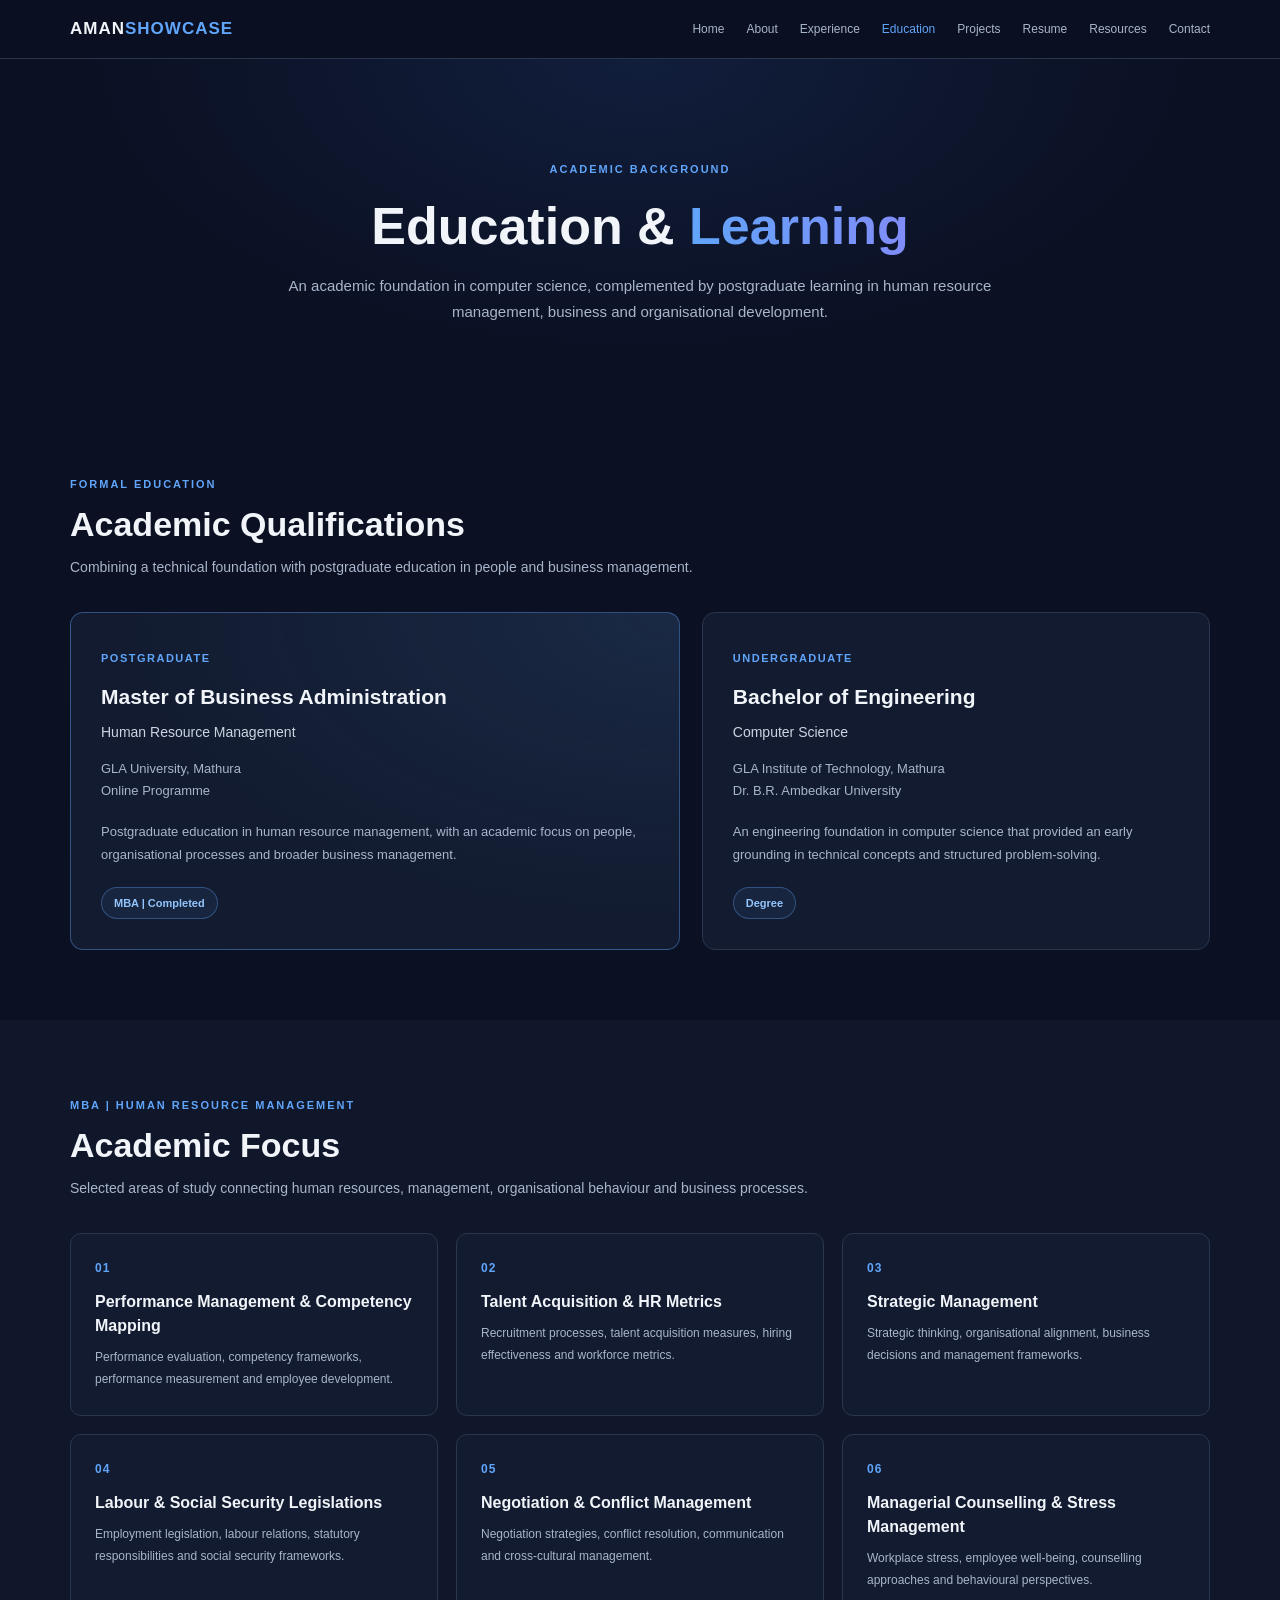
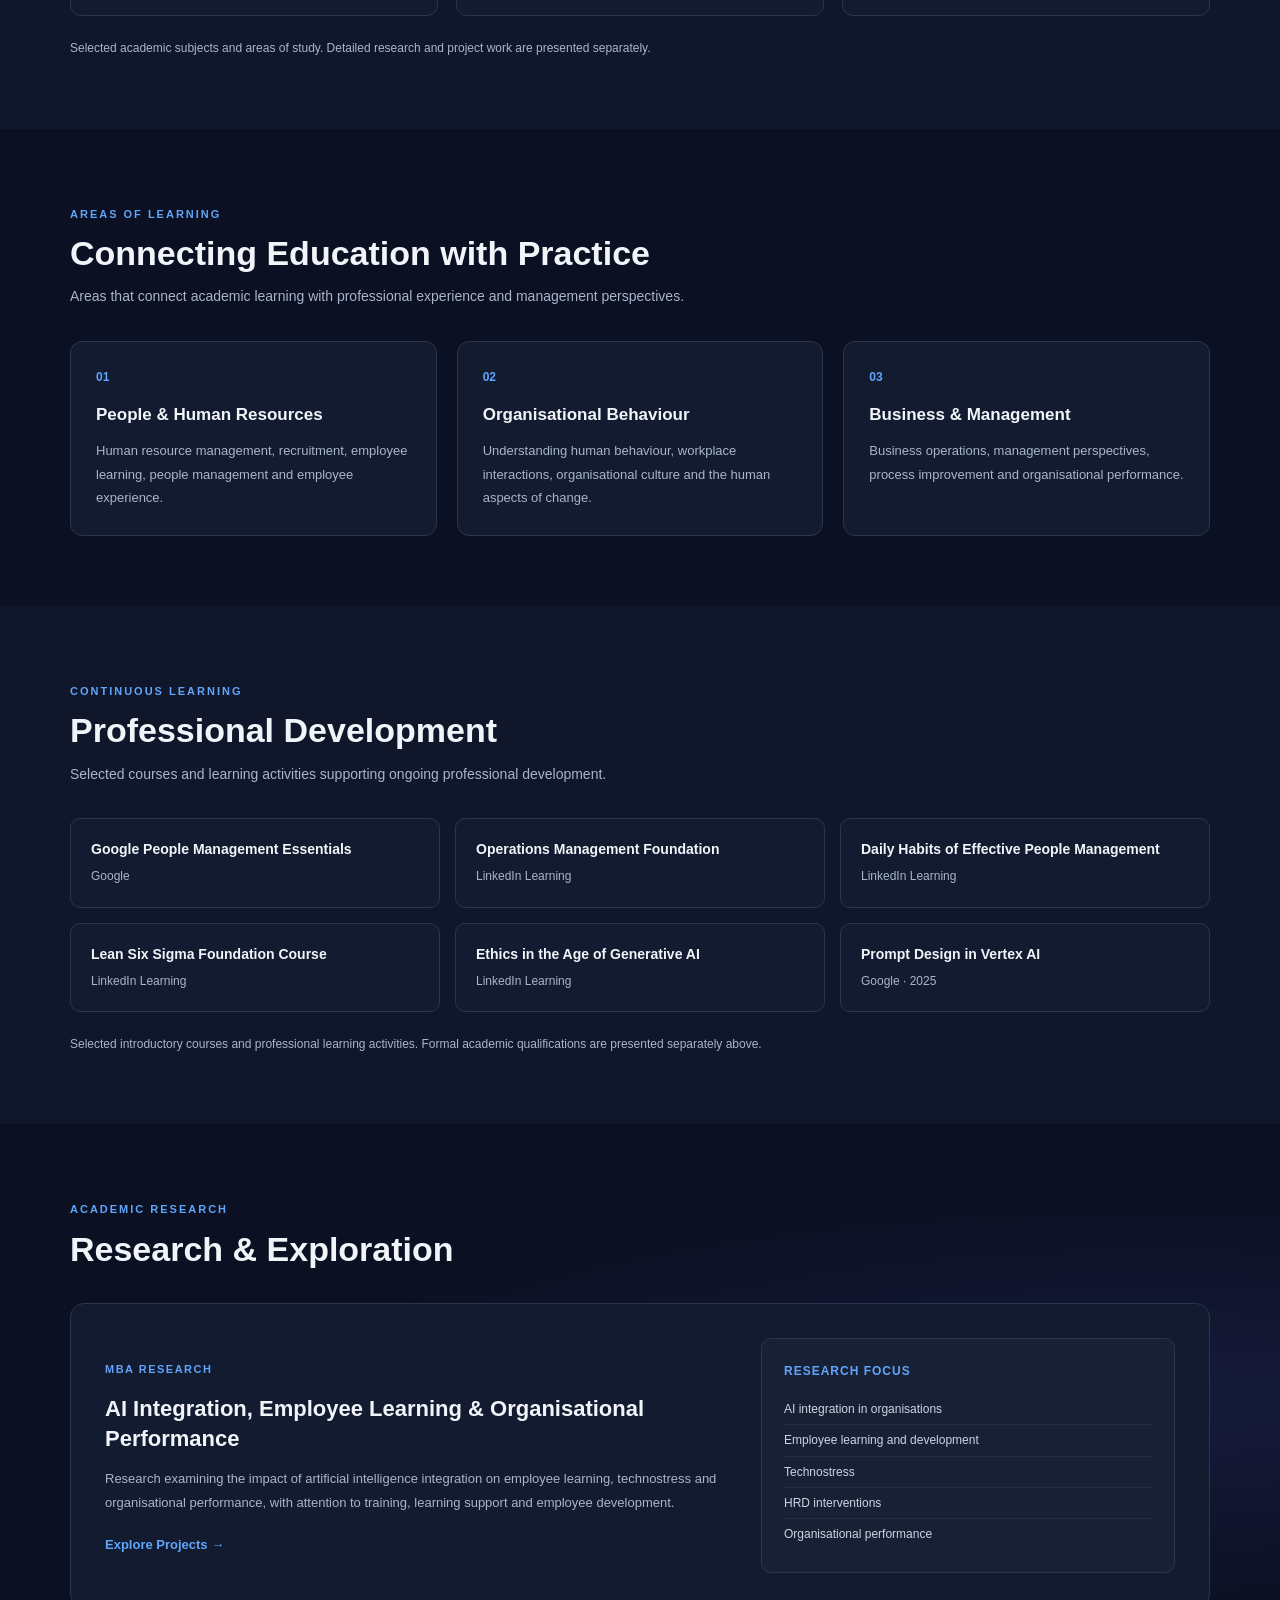
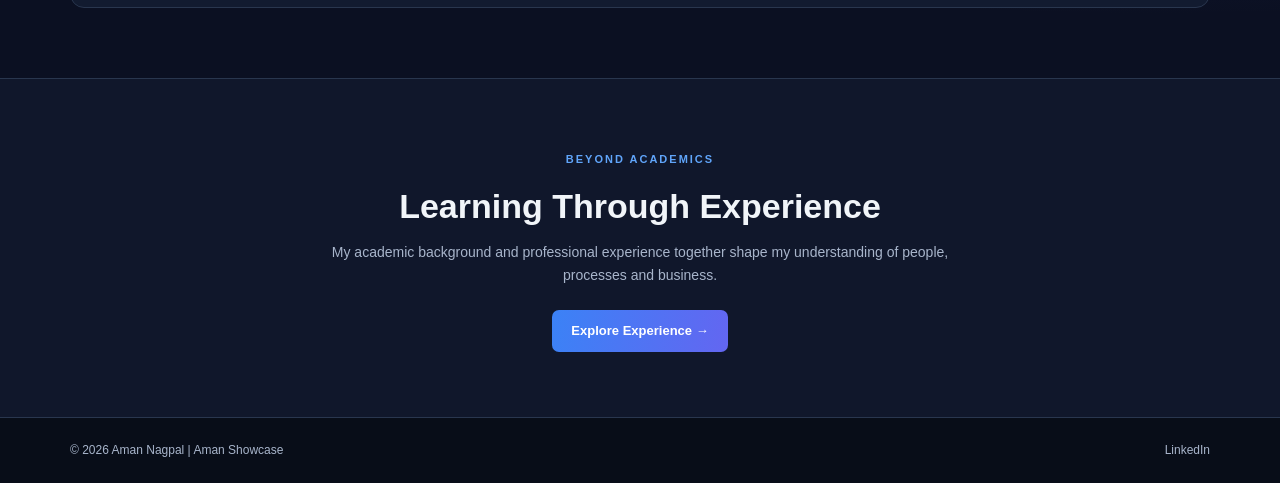
<file: education.html>
<!DOCTYPE html>
<html lang="en">
<head>
    <meta charset="UTF-8">
    <meta name="viewport" content="width=device-width, initial-scale=1.0">

    <meta name="description"
          content="Aman Nagpal's academic background, MBA in Human Resource Management, professional learning and research.">

    <meta name="author" content="Aman Nagpal">

    <title>Education | Aman Nagpal — Aman Showcase</title>

    <style>
        :root {
            --bg: #0b1022;
            --section: #10172b;
            --card: #121b30;
            --text: #f1f5f9;
            --muted: #a8b5cb;
            --blue: #60a5fa;
            --purple: #818cf8;
            --border: #29364e;
        }

        * {
            margin: 0;
            padding: 0;
            box-sizing: border-box;
        }

        html {
            scroll-behavior: smooth;
        }

        body {
            font-family: Arial, Helvetica, sans-serif;
            background: var(--bg);
            color: var(--text);
            line-height: 1.7;
        }

        a {
            color: inherit;
            text-decoration: none;
        }

        .container {
            width: min(1140px, 90%);
            margin: auto;
        }

        /* NAVIGATION */

        header {
            position: sticky;
            top: 0;
            z-index: 100;
            background: rgba(11, 16, 34, 0.96);
            border-bottom: 1px solid var(--border);
            backdrop-filter: blur(14px);
        }

        .navbar {
            min-height: 58px;
            display: flex;
            justify-content: space-between;
            align-items: center;
            gap: 20px;
        }

        .logo {
            font-size: 17px;
            font-weight: 800;
            letter-spacing: 1px;
            white-space: nowrap;
        }

        .logo span {
            color: var(--blue);
        }

        .nav-links {
            display: flex;
            align-items: center;
            gap: 22px;
            font-size: 12px;
            color: var(--muted);
        }

        .nav-links a {
            transition: color 0.2s ease;
        }

        .nav-links a:hover,
        .nav-links a.active {
            color: var(--blue);
        }

        /* PAGE INTRODUCTION */

        .page-intro {
            padding: 95px 0 75px;
            text-align: center;
            background:
                radial-gradient(
                    ellipse at top,
                    rgba(59, 130, 246, 0.12),
                    transparent 65%
                );
        }

        .eyebrow {
            display: inline-block;
            color: var(--blue);
            font-size: 11px;
            font-weight: 700;
            letter-spacing: 2px;
            text-transform: uppercase;
            margin-bottom: 16px;
        }

        h1 {
            font-size: clamp(34px, 5vw, 52px);
            line-height: 1.2;
            margin-bottom: 16px;
        }

        .gradient-text {
            background: linear-gradient(
                90deg,
                var(--blue),
                var(--purple)
            );
            -webkit-background-clip: text;
            background-clip: text;
            color: transparent;
        }

        .intro-text {
            max-width: 720px;
            margin: auto;
            color: var(--muted);
            font-size: 15px;
        }

        /* GENERAL SECTIONS */

        section {
            padding: 70px 0;
        }

        .section-heading {
            margin-bottom: 32px;
        }

        .section-heading .eyebrow {
            margin-bottom: 8px;
        }

        h2 {
            font-size: clamp(25px, 4vw, 34px);
            line-height: 1.3;
        }

        h3 {
            font-size: 18px;
            margin-bottom: 10px;
        }

        .section-text {
            color: var(--muted);
            font-size: 14px;
            max-width: 760px;
            margin-top: 10px;
        }

        /* ACADEMIC QUALIFICATIONS */

        .academic-grid {
            display: grid;
            grid-template-columns: 1.2fr 1fr;
            gap: 22px;
        }

        .academic-card {
            position: relative;
            padding: 30px;
            background: var(--card);
            border: 1px solid var(--border);
            border-radius: 13px;
            transition: transform 0.2s ease,
                        border-color 0.2s ease;
        }

        .academic-card:hover {
            transform: translateY(-4px);
            border-color: var(--blue);
        }

        .academic-card.featured {
            background:
                radial-gradient(
                    ellipse at top right,
                    rgba(96, 165, 250, 0.10),
                    transparent 65%
                ),
                var(--card);
            border-color: rgba(96, 165, 250, 0.4);
        }

        .qualification-label {
            display: inline-block;
            color: var(--blue);
            font-size: 11px;
            font-weight: 700;
            letter-spacing: 1.5px;
            text-transform: uppercase;
            margin-bottom: 15px;
        }

        .academic-card h3 {
            font-size: 21px;
            line-height: 1.4;
            margin-bottom: 9px;
        }

        .academic-card .specialisation {
            color: #cbd5e1;
            font-size: 14px;
            margin-bottom: 13px;
        }

        .institution {
            color: var(--muted);
            font-size: 13px;
            margin-bottom: 18px;
        }

        .academic-description {
            color: var(--muted);
            font-size: 13px;
            line-height: 1.8;
        }

        .qualification-status {
            display: inline-block;
            margin-top: 20px;
            padding: 6px 12px;
            border: 1px solid rgba(96, 165, 250, 0.35);
            border-radius: 30px;
            background: rgba(96, 165, 250, 0.07);
            color: #93c5fd;
            font-size: 11px;
            font-weight: 600;
        }

        /* ACADEMIC FOCUS — PHASE 1 */

        .academic-focus {
            background: var(--section);
        }

        .focus-grid {
            display: grid;
            grid-template-columns: repeat(3, 1fr);
            gap: 18px;
        }

        .focus-card {
            padding: 24px;
            background: var(--card);
            border: 1px solid var(--border);
            border-radius: 11px;
            transition: transform 0.2s ease,
                        border-color 0.2s ease;
        }

        .focus-card:hover {
            transform: translateY(-3px);
            border-color: var(--blue);
        }

        .focus-number {
            display: block;
            color: var(--blue);
            font-size: 12px;
            font-weight: 700;
            letter-spacing: 1px;
            margin-bottom: 12px;
        }

        .focus-card h3 {
            font-size: 16px;
            line-height: 1.5;
            margin-bottom: 9px;
        }

        .focus-card p {
            color: var(--muted);
            font-size: 12px;
            line-height: 1.8;
        }

        .focus-note {
            color: var(--muted);
            font-size: 12px;
            margin-top: 22px;
        }

        /* ACADEMIC PERSPECTIVE */

        .perspective-grid {
            display: grid;
            grid-template-columns: repeat(3, 1fr);
            gap: 20px;
        }

        .perspective-card {
            padding: 25px;
            background: var(--card);
            border: 1px solid var(--border);
            border-radius: 12px;
            transition: transform 0.2s ease,
                        border-color 0.2s ease;
        }

        .perspective-card:hover {
            transform: translateY(-4px);
            border-color: var(--blue);
        }

        .card-number {
            display: block;
            color: var(--blue);
            font-size: 12px;
            font-weight: 700;
            margin-bottom: 13px;
        }

        .perspective-card h3 {
            font-size: 17px;
            margin-bottom: 10px;
        }

        .perspective-card p {
            color: var(--muted);
            font-size: 13px;
            line-height: 1.8;
        }

        /* PROFESSIONAL DEVELOPMENT */

        .learning-section {
            background: var(--section);
        }

        .learning-grid {
            display: grid;
            grid-template-columns: repeat(3, 1fr);
            gap: 15px;
        }

        .learning-card {
            padding: 20px;
            background: var(--card);
            border: 1px solid var(--border);
            border-radius: 10px;
            transition: border-color 0.2s ease;
        }

        .learning-card:hover {
            border-color: var(--blue);
        }

        .learning-card h3 {
            font-size: 14px;
            line-height: 1.5;
            margin-bottom: 6px;
        }

        .learning-card p {
            color: var(--muted);
            font-size: 12px;
        }

        .learning-note {
            margin-top: 22px;
            color: var(--muted);
            font-size: 12px;
        }

        /* RESEARCH FEATURE */

        .research-section {
            background:
                radial-gradient(
                    ellipse at 90% 50%,
                    rgba(99, 102, 241, 0.12),
                    transparent 55%
                ),
                var(--bg);
        }

        .research-card {
            padding: 34px;
            background: var(--card);
            border: 1px solid var(--border);
            border-radius: 14px;
            display: grid;
            grid-template-columns: 1.5fr 1fr;
            align-items: center;
            gap: 35px;
        }

        .research-card h3 {
            font-size: 22px;
            line-height: 1.4;
            margin-bottom: 12px;
        }

        .research-card p {
            color: var(--muted);
            font-size: 13px;
            line-height: 1.8;
        }

        .research-focus {
            padding: 22px;
            background: rgba(255, 255, 255, 0.025);
            border: 1px solid var(--border);
            border-radius: 10px;
        }

        .research-focus h4 {
            font-size: 12px;
            color: var(--blue);
            letter-spacing: 1px;
            text-transform: uppercase;
            margin-bottom: 12px;
        }

        .research-focus ul {
            list-style: none;
        }

        .research-focus li {
            color: #cbd5e1;
            font-size: 12px;
            padding: 5px 0;
            border-bottom: 1px solid rgba(255, 255, 255, 0.06);
        }

        .research-focus li:last-child {
            border-bottom: none;
        }

        .text-link {
            display: inline-block;
            color: var(--blue);
            font-size: 13px;
            font-weight: 700;
            margin-top: 20px;
        }

        .text-link:hover {
            text-decoration: underline;
        }

        /* CONTACT CTA */

        .contact-cta {
            padding: 65px 0;
            text-align: center;
            background: var(--section);
            border-top: 1px solid var(--border);
        }

        .contact-cta h2 {
            margin-bottom: 12px;
        }

        .contact-cta p {
            max-width: 620px;
            margin: 0 auto 22px;
            color: var(--muted);
            font-size: 14px;
        }

        .btn {
            display: inline-block;
            padding: 10px 19px;
            border-radius: 7px;
            background: linear-gradient(
                100deg,
                #3b82f6,
                #6366f1
            );
            color: white;
            font-size: 13px;
            font-weight: 700;
            transition: transform 0.2s ease,
                        box-shadow 0.2s ease;
        }

        .btn:hover {
            transform: translateY(-3px);
            box-shadow: 0 8px 25px rgba(59, 130, 246, 0.25);
        }

        /* FOOTER */

        footer {
            padding: 22px 0;
            background: #080d18;
            border-top: 1px solid var(--border);
        }

        .footer-content {
            display: flex;
            justify-content: space-between;
            align-items: center;
            gap: 20px;
        }

        .footer-content p,
        .footer-content a {
            color: var(--muted);
            font-size: 12px;
        }

        .footer-content a:hover {
            color: var(--blue);
        }

        /* RESPONSIVE DESIGN */

        @media (max-width: 900px) {
            .navbar {
                flex-direction: column;
                justify-content: center;
                padding: 12px 0;
            }

            .nav-links {
                justify-content: center;
                flex-wrap: wrap;
                gap: 10px 18px;
            }

            .academic-grid {
                grid-template-columns: 1fr 1fr;
            }

            .focus-grid,
            .perspective-grid,
            .learning-grid {
                grid-template-columns: repeat(2, 1fr);
            }
        }

        @media (max-width: 650px) {
            .container {
                width: 90%;
            }

            .page-intro {
                padding: 70px 0 55px;
            }

            section {
                padding: 55px 0;
            }

            .academic-grid,
            .focus-grid,
            .perspective-grid,
            .learning-grid,
            .research-card {
                grid-template-columns: 1fr;
            }

            .academic-card,
            .research-card {
                padding: 24px;
            }

            .footer-content {
                flex-direction: column;
                text-align: center;
            }
        }
    </style>
</head>

<body>

    <!-- NAVIGATION -->

    <header>
        <nav class="navbar container" aria-label="Main navigation">

            <a href="index.html" class="logo">
                AMAN<span>SHOWCASE</span>
            </a>

            <div class="nav-links">
                <a href="index.html">Home</a>
                <a href="about.html">About</a>
                <a href="experience.html">Experience</a>
                <a href="education.html"
                   class="active"
                   aria-current="page">Education</a>
                <a href="projects.html">Projects</a>
                <a href="resume.html">Resume</a>
                <a href="resources.html">Resources</a>
                <a href="contact.html">Contact</a>
            </div>

        </nav>
    </header>

    <main>

        <!-- PAGE INTRODUCTION -->

        <section class="page-intro">
            <div class="container">

                <span class="eyebrow">ACADEMIC BACKGROUND</span>

                <h1>
                    Education &amp;
                    <span class="gradient-text">Learning</span>
                </h1>

                <p class="intro-text">
                    An academic foundation in computer science,
                    complemented by postgraduate learning in
                    human resource management, business and
                    organisational development.
                </p>

            </div>
        </section>


        <!-- ACADEMIC QUALIFICATIONS -->

        <section>
            <div class="container">

                <div class="section-heading">
                    <span class="eyebrow">FORMAL EDUCATION</span>
                    <h2>Academic Qualifications</h2>
                    <p class="section-text">
                        Combining a technical foundation with
                        postgraduate education in people and
                        business management.
                    </p>
                </div>

                <div class="academic-grid">

                    <!-- MBA -->

                    <article class="academic-card featured">

                        <span class="qualification-label">
                            POSTGRADUATE
                        </span>

                        <h3>
                            Master of Business Administration
                        </h3>

                        <p class="specialisation">
                            Human Resource Management
                        </p>

                        <p class="institution">
                            GLA University, Mathura
                            <br>
                            Online Programme
                        </p>

                        <p class="academic-description">
                            Postgraduate education in human
                            resource management, with an academic
                            focus on people, organisational
                            processes and broader business
                            management.
                        </p>

                        <span class="qualification-status">
                            MBA | Completed
                        </span>

                    </article>


                    <!-- ENGINEERING -->

                    <article class="academic-card">

                        <span class="qualification-label">
                            UNDERGRADUATE
                        </span>

                        <h3>
                            Bachelor of Engineering
                        </h3>

                        <p class="specialisation">
                            Computer Science
                        </p>

                        <p class="institution">
                            GLA Institute of Technology, Mathura
                            <br>
                            Dr. B.R. Ambedkar University
                        </p>

                        <p class="academic-description">
                            An engineering foundation in computer
                            science that provided an early grounding
                            in technical concepts and structured
                            problem-solving.
                        </p>

                        <span class="qualification-status">
                            Degree
                        </span>

                    </article>

                </div>
            </div>
        </section>


        <!-- ACADEMIC FOCUS — PHASE 1 -->

        <section class="academic-focus">
            <div class="container">

                <div class="section-heading">
                    <span class="eyebrow">MBA | HUMAN RESOURCE MANAGEMENT</span>

                    <h2>Academic Focus</h2>

                    <p class="section-text">
                        Selected areas of study connecting
                        human resources, management, organisational
                        behaviour and business processes.
                    </p>
                </div>

                <div class="focus-grid">

                    <article class="focus-card">
                        <span class="focus-number">01</span>

                        <h3>
                            Performance Management &amp;
                            Competency Mapping
                        </h3>

                        <p>
                            Performance evaluation, competency
                            frameworks, performance measurement
                            and employee development.
                        </p>
                    </article>


                    <article class="focus-card">
                        <span class="focus-number">02</span>

                        <h3>
                            Talent Acquisition &amp; HR Metrics
                        </h3>

                        <p>
                            Recruitment processes, talent
                            acquisition measures, hiring
                            effectiveness and workforce metrics.
                        </p>
                    </article>


                    <article class="focus-card">
                        <span class="focus-number">03</span>

                        <h3>
                            Strategic Management
                        </h3>

                        <p>
                            Strategic thinking, organisational
                            alignment, business decisions and
                            management frameworks.
                        </p>
                    </article>


                    <article class="focus-card">
                        <span class="focus-number">04</span>

                        <h3>
                            Labour &amp; Social Security Legislations
                        </h3>

                        <p>
                            Employment legislation, labour
                            relations, statutory responsibilities
                            and social security frameworks.
                        </p>
                    </article>


                    <article class="focus-card">
                        <span class="focus-number">05</span>

                        <h3>
                            Negotiation &amp; Conflict Management
                        </h3>

                        <p>
                            Negotiation strategies, conflict
                            resolution, communication and
                            cross-cultural management.
                        </p>
                    </article>


                    <article class="focus-card">
                        <span class="focus-number">06</span>

                        <h3>
                            Managerial Counselling &amp;
                            Stress Management
                        </h3>

                        <p>
                            Workplace stress, employee well-being,
                            counselling approaches and
                            behavioural perspectives.
                        </p>
                    </article>

                </div>

                <p class="focus-note">
                    Selected academic subjects and areas of study.
                    Detailed research and project work are presented
                    separately.
                </p>

            </div>
        </section>


        <!-- ACADEMIC PERSPECTIVE -->

        <section>
            <div class="container">

                <div class="section-heading">
                    <span class="eyebrow">AREAS OF LEARNING</span>

                    <h2>Connecting Education with Practice</h2>

                    <p class="section-text">
                        Areas that connect academic learning
                        with professional experience and
                        management perspectives.
                    </p>
                </div>

                <div class="perspective-grid">

                    <article class="perspective-card">
                        <span class="card-number">01</span>

                        <h3>People &amp; Human Resources</h3>

                        <p>
                            Human resource management, recruitment,
                            employee learning, people management
                            and employee experience.
                        </p>
                    </article>


                    <article class="perspective-card">
                        <span class="card-number">02</span>

                        <h3>Organisational Behaviour</h3>

                        <p>
                            Understanding human behaviour,
                            workplace interactions, organisational
                            culture and the human aspects of change.
                        </p>
                    </article>


                    <article class="perspective-card">
                        <span class="card-number">03</span>

                        <h3>Business &amp; Management</h3>

                        <p>
                            Business operations, management
                            perspectives, process improvement
                            and organisational performance.
                        </p>
                    </article>

                </div>
            </div>
        </section>


        <!-- PROFESSIONAL DEVELOPMENT -->

        <section class="learning-section">
            <div class="container">

                <div class="section-heading">
                    <span class="eyebrow">CONTINUOUS LEARNING</span>

                    <h2>Professional Development</h2>

                    <p class="section-text">
                        Selected courses and learning activities
                        supporting ongoing professional development.
                    </p>
                </div>

                <div class="learning-grid">

                    <article class="learning-card">
                        <h3>
                            Google People Management Essentials
                        </h3>
                        <p>Google</p>
                    </article>


                    <article class="learning-card">
                        <h3>
                            Operations Management Foundation
                        </h3>
                        <p>LinkedIn Learning</p>
                    </article>


                    <article class="learning-card">
                        <h3>
                            Daily Habits of Effective People Management
                        </h3>
                        <p>LinkedIn Learning</p>
                    </article>


                    <article class="learning-card">
                        <h3>
                            Lean Six Sigma Foundation Course
                        </h3>
                        <p>LinkedIn Learning</p>
                    </article>


                    <article class="learning-card">
                        <h3>
                            Ethics in the Age of Generative AI
                        </h3>
                        <p>LinkedIn Learning</p>
                    </article>


                    <article class="learning-card">
                        <h3>
                            Prompt Design in Vertex AI
                        </h3>
                        <p>Google · 2025</p>
                    </article>

                </div>

                <p class="learning-note">
                    Selected introductory courses and professional
                    learning activities. Formal academic qualifications
                    are presented separately above.
                </p>

            </div>
        </section>


        <!-- MBA RESEARCH -->

        <section class="research-section">
            <div class="container">

                <div class="section-heading">
                    <span class="eyebrow">ACADEMIC RESEARCH</span>
                    <h2>Research &amp; Exploration</h2>
                </div>

                <div class="research-card">

                    <div>
                        <span class="qualification-label">
                            MBA RESEARCH
                        </span>

                        <h3>
                            AI Integration, Employee Learning
                            &amp; Organisational Performance
                        </h3>

                        <p>
                            Research examining the impact of
                            artificial intelligence integration
                            on employee learning, technostress
                            and organisational performance,
                            with attention to training, learning
                            support and employee development.
                        </p>

                        <a href="projects.html" class="text-link">
                            Explore Projects →
                        </a>
                    </div>

                    <div class="research-focus">

                        <h4>Research Focus</h4>

                        <ul>
                            <li>AI integration in organisations</li>
                            <li>Employee learning and development</li>
                            <li>Technostress</li>
                            <li>HRD interventions</li>
                            <li>Organisational performance</li>
                        </ul>

                    </div>

                </div>
            </div>
        </section>


        <!-- CONTACT CTA -->

        <section class="contact-cta">
            <div class="container">

                <span class="eyebrow">BEYOND ACADEMICS</span>

                <h2>Learning Through Experience</h2>

                <p>
                    My academic background and professional
                    experience together shape my understanding
                    of people, processes and business.
                </p>

                <a href="experience.html" class="btn">
                    Explore Experience →
                </a>

            </div>
        </section>

    </main>


    <!-- FOOTER -->

    <footer>
        <div class="container footer-content">

            <p>© 2026 Aman Nagpal | Aman Showcase</p>

            <a href="https://www.linkedin.com/in/aman-nagpal10/"
               target="_blank"
               rel="noopener noreferrer">
                LinkedIn
            </a>

        </div>
    </footer>

</body>
</html>
</file>
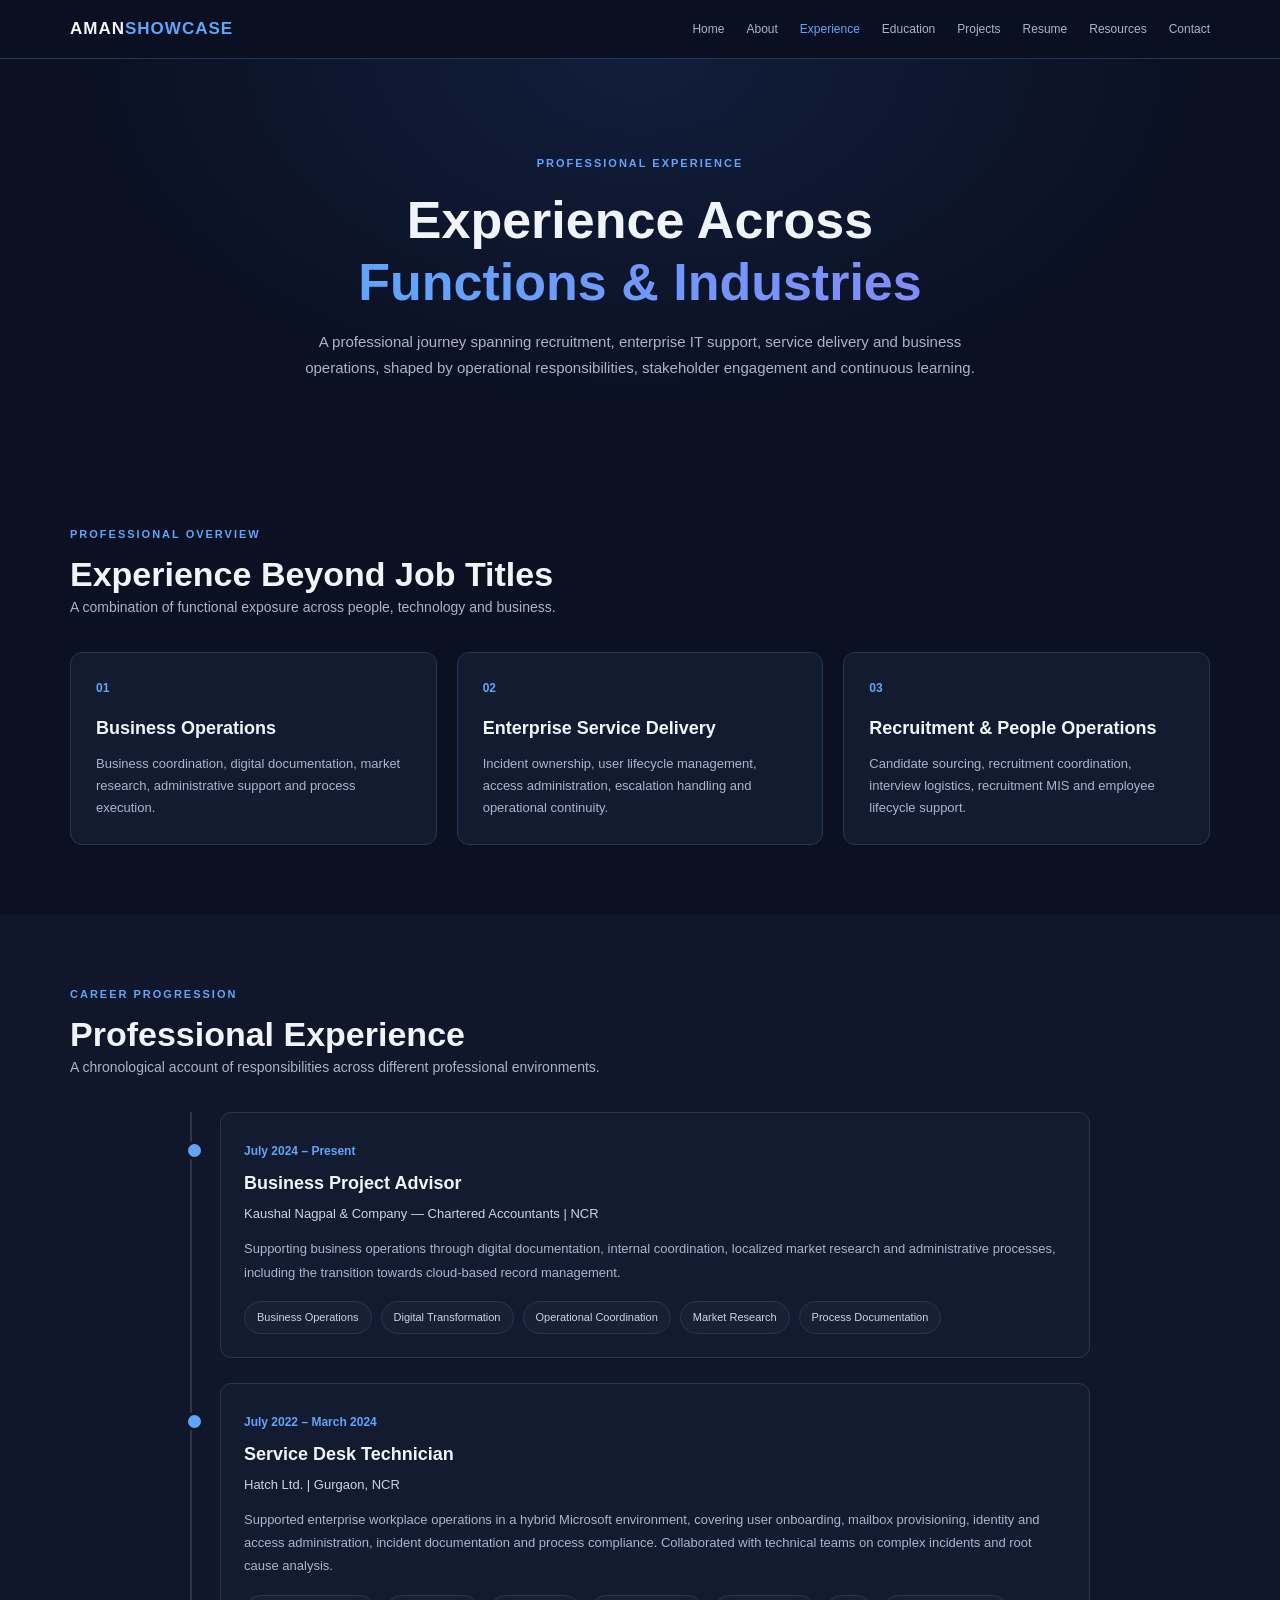
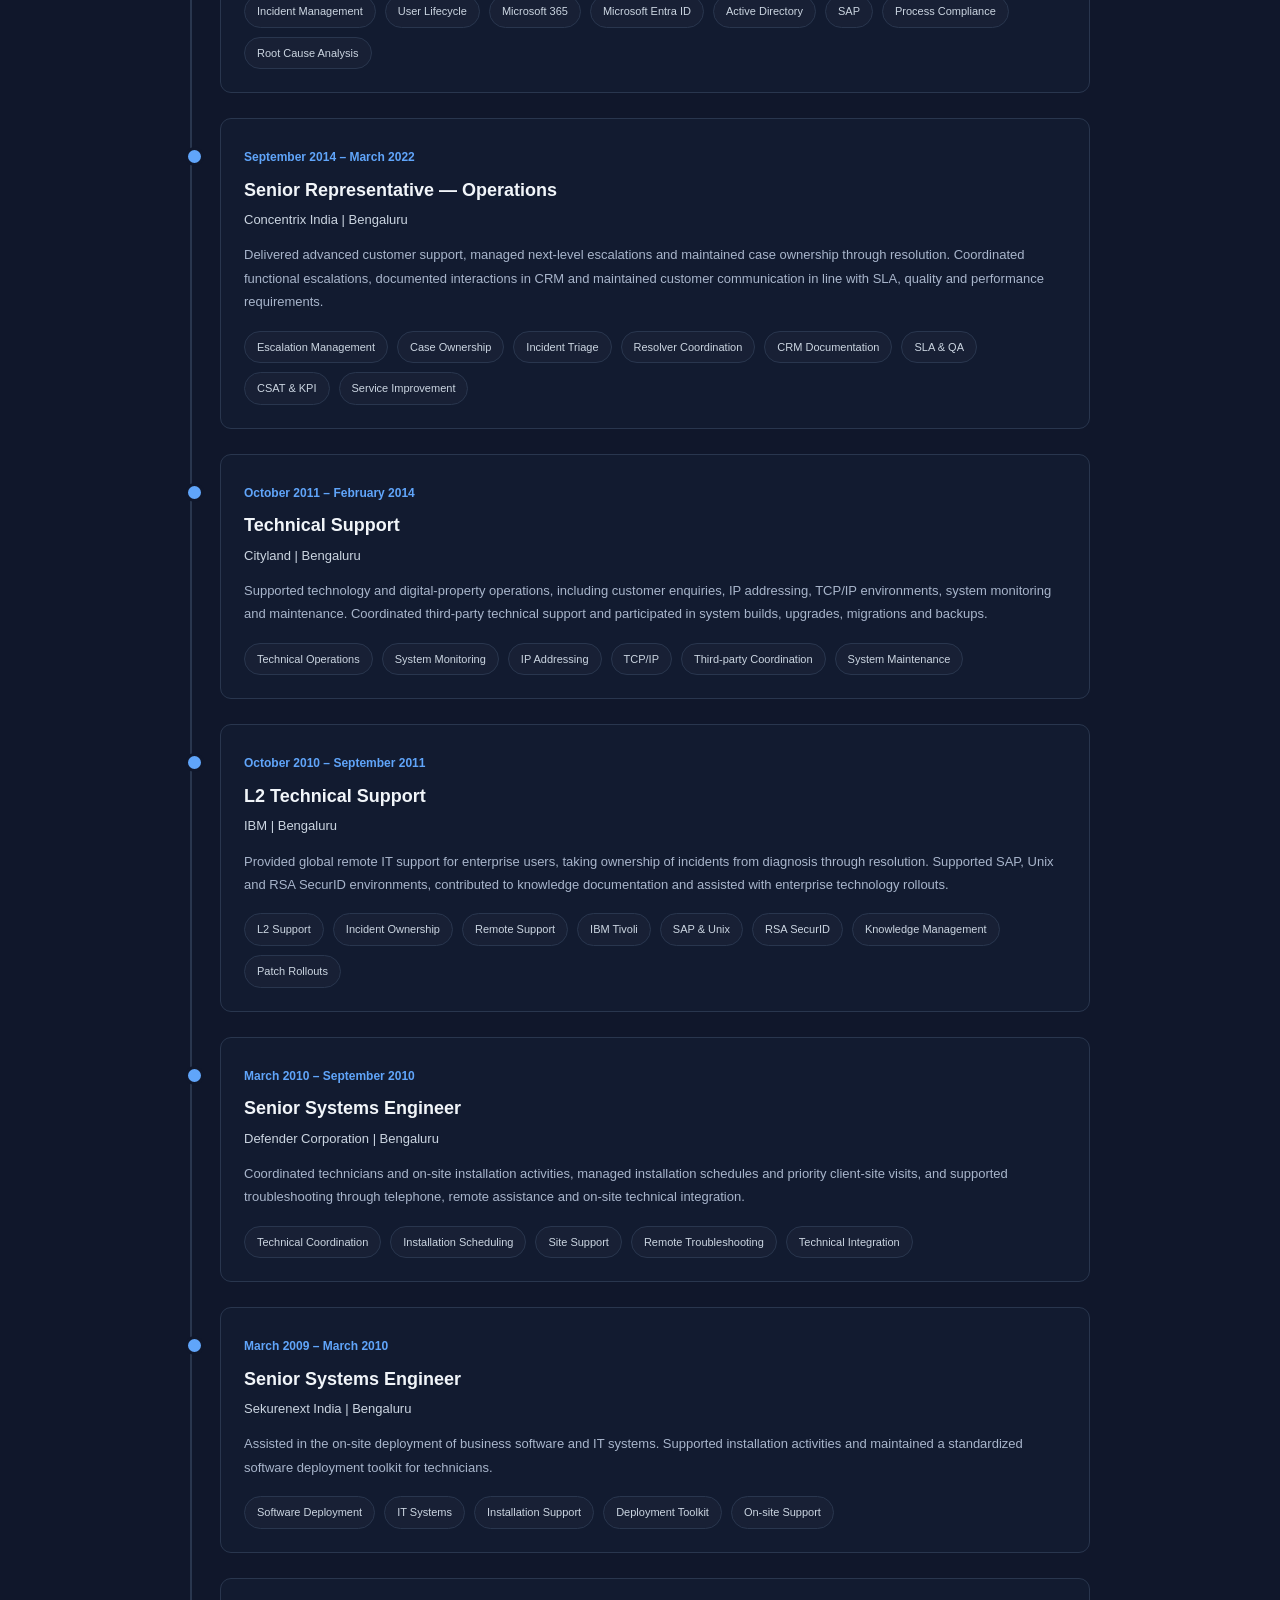
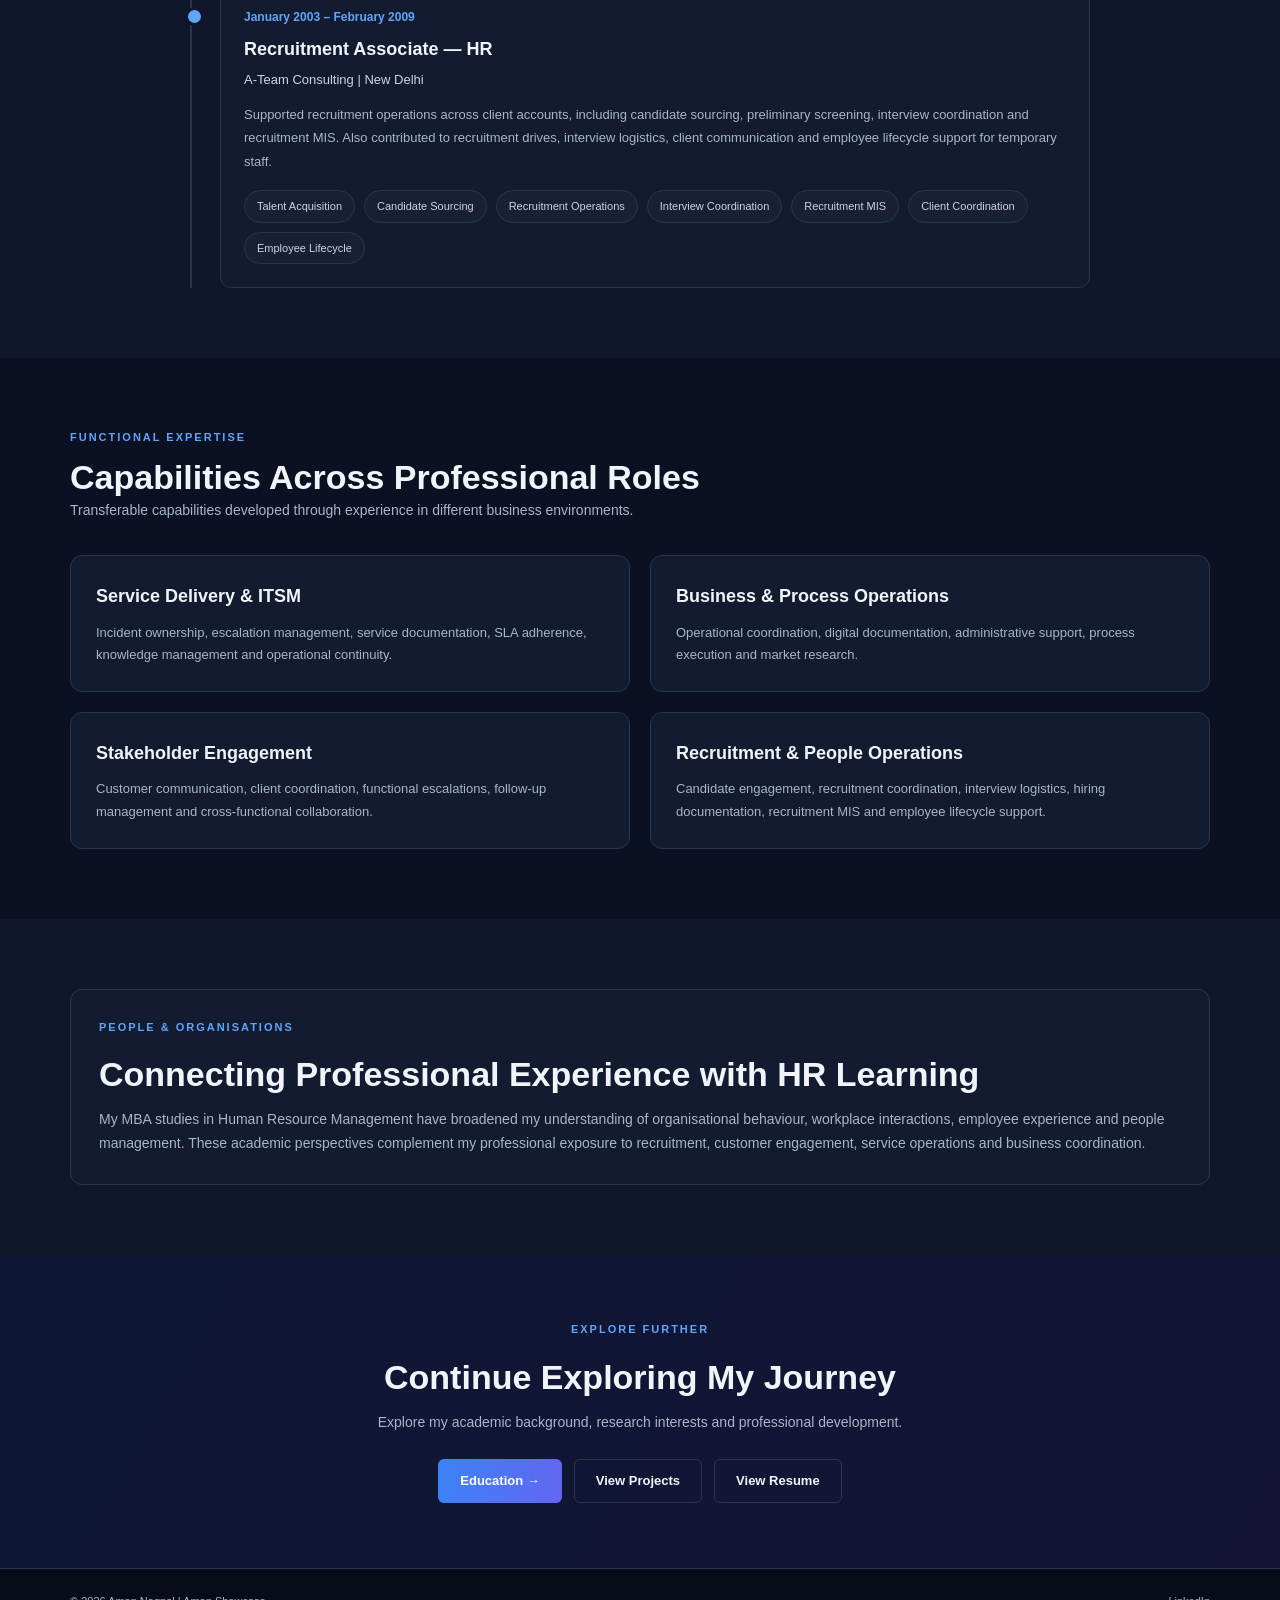
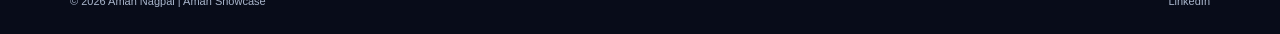
<file: experience.html>
<!DOCTYPE html>
<html lang="en">
<head>
    <meta charset="UTF-8">
    <meta name="viewport" content="width=device-width, initial-scale=1.0">

    <meta name="description"
          content="Aman Nagpal's professional experience across recruitment,
          enterprise IT support, service delivery and business operations.">
    <meta name="author" content="Aman Nagpal">

    <title>Experience | Aman Nagpal — Aman Showcase</title>

    <style>
        :root {
            --bg: #0b1022;
            --section: #10172b;
            --card: #121b30;
            --text: #f1f5f9;
            --muted: #a8b5cb;
            --blue: #60a5fa;
            --purple: #818cf8;
            --border: #29364e;
        }

        * {
            margin: 0;
            padding: 0;
            box-sizing: border-box;
        }

        html {
            scroll-behavior: smooth;
        }

        body {
            font-family: Arial, Helvetica, sans-serif;
            background: var(--bg);
            color: var(--text);
            line-height: 1.7;
        }

        a {
            color: inherit;
            text-decoration: none;
        }

        .container {
            width: min(1140px, 90%);
            margin: auto;
        }

        /* NAVIGATION — MATCHES ABOUT */

        header {
            position: sticky;
            top: 0;
            z-index: 100;
            background: rgba(11, 16, 34, 0.96);
            border-bottom: 1px solid var(--border);
        }

        .navbar {
            min-height: 58px;
            display: flex;
            justify-content: space-between;
            align-items: center;
            gap: 20px;
        }

        .logo {
            font-size: 17px;
            font-weight: 800;
            letter-spacing: 1px;
            white-space: nowrap;
        }

        .logo span {
            color: var(--blue);
        }

        .nav-links {
            display: flex;
            align-items: center;
            gap: 22px;
            font-size: 12px;
            color: var(--muted);
        }

        .nav-links a {
            transition: color 0.2s ease;
        }

        .nav-links a:hover,
        .nav-links a.active {
            color: var(--blue);
        }

        /* PAGE INTRODUCTION */

        .page-intro {
            padding: 95px 0 75px;
            text-align: center;
            background:
                radial-gradient(
                    ellipse at top,
                    rgba(59, 130, 246, 0.12),
                    transparent 65%
                );
        }

        .eyebrow {
            color: var(--blue);
            font-size: 11px;
            font-weight: 700;
            letter-spacing: 2px;
            text-transform: uppercase;
            margin-bottom: 16px;
        }

        h1 {
            font-size: clamp(34px, 5vw, 52px);
            line-height: 1.2;
            margin-bottom: 16px;
        }

        .gradient-text {
            background: linear-gradient(
                90deg,
                var(--blue),
                var(--purple)
            );
            -webkit-background-clip: text;
            background-clip: text;
            color: transparent;
        }

        .intro-text {
            max-width: 720px;
            margin: auto;
            color: var(--muted);
            font-size: 15px;
        }

        /* GENERAL SECTIONS */

        section {
            padding: 70px 0;
        }

        .section-heading {
            margin-bottom: 32px;
        }

        .section-heading .eyebrow {
            margin-bottom: 8px;
        }

        h2 {
            font-size: clamp(25px, 4vw, 34px);
            line-height: 1.3;
        }

        h3 {
            font-size: 18px;
            margin-bottom: 10px;
        }

        .section-text {
            color: var(--muted);
            font-size: 14px;
        }

        /* EXPERIENCE SNAPSHOT */

        .snapshot-grid {
            display: grid;
            grid-template-columns: repeat(3, 1fr);
            gap: 20px;
        }

        .snapshot-card {
            padding: 25px;
            border: 1px solid var(--border);
            background: var(--card);
            border-radius: 12px;
            transition: transform 0.2s ease,
                        border-color 0.2s ease;
        }

        .snapshot-card:hover {
            transform: translateY(-4px);
            border-color: var(--blue);
        }

        .card-number {
            color: var(--blue);
            font-size: 12px;
            font-weight: 700;
            margin-bottom: 14px;
        }

        .snapshot-card h3 {
            margin-bottom: 10px;
        }

        .snapshot-card p {
            color: var(--muted);
            font-size: 13px;
        }

        /* CAREER TIMELINE */

        .journey-section {
            background: var(--section);
        }

        .timeline {
            max-width: 900px;
            margin: auto;
            border-left: 2px solid var(--border);
            padding-left: 28px;
        }

        .timeline-item {
            position: relative;
            margin-bottom: 25px;
            padding: 23px;
            background: var(--card);
            border: 1px solid var(--border);
            border-radius: 11px;
            transition: border-color 0.2s ease,
                        transform 0.2s ease;
        }

        .timeline-item:last-child {
            margin-bottom: 0;
        }

        .timeline-item:hover {
            border-color: var(--blue);
            transform: translateY(-3px);
        }

        .timeline-item::before {
            content: "";
            position: absolute;
            left: -36px;
            top: 28px;
            width: 13px;
            height: 13px;
            border-radius: 50%;
            background: var(--blue);
            border: 3px solid var(--section);
        }

        .timeline-date {
            display: inline-block;
            margin-bottom: 7px;
            color: var(--blue);
            font-size: 12px;
            font-weight: 700;
        }

        .timeline-item h3 {
            margin-bottom: 4px;
        }

        .timeline-company {
            color: #cbd5e1;
            font-size: 13px;
            margin-bottom: 12px;
        }

        .timeline-item p {
            color: var(--muted);
            font-size: 13px;
            line-height: 1.8;
        }

        .tag-list {
            display: flex;
            flex-wrap: wrap;
            gap: 9px;
            margin-top: 17px;
        }

        .tag {
            padding: 6px 12px;
            border: 1px solid var(--border);
            border-radius: 30px;
            color: #cbd5e1;
            font-size: 11px;
            background: rgba(255, 255, 255, 0.025);
        }

        /* FUNCTIONAL EXPERTISE */

        .expertise-grid {
            display: grid;
            grid-template-columns: repeat(2, 1fr);
            gap: 20px;
        }

        .expertise-card {
            padding: 25px;
            border: 1px solid var(--border);
            background: var(--card);
            border-radius: 12px;
            transition: transform 0.2s ease,
                        border-color 0.2s ease;
        }

        .expertise-card:hover {
            transform: translateY(-4px);
            border-color: var(--blue);
        }

        .expertise-card h3 {
            margin-bottom: 10px;
        }

        .expertise-card p {
            color: var(--muted);
            font-size: 13px;
        }

        /* PEOPLE & ORGANISATIONS */

        .perspective-section {
            background: var(--section);
        }

        .perspective-card {
            padding: 28px;
            background: var(--card);
            border: 1px solid var(--border);
            border-radius: 12px;
        }

        .perspective-card p {
            color: var(--muted);
            font-size: 14px;
            margin-top: 12px;
        }

        /* CONNECT */

        .connect {
            padding: 65px 0;
            text-align: center;
            background:
                linear-gradient(
                    120deg,
                    rgba(37, 99, 235, 0.09),
                    rgba(124, 58, 237, 0.09)
                );
        }

        .connect p {
            color: var(--muted);
            font-size: 14px;
            margin: 12px auto 24px;
        }

        .button {
            display: inline-block;
            padding: 11px 22px;
            border-radius: 6px;
            font-size: 13px;
            font-weight: 600;
            background: linear-gradient(
                100deg,
                #3b82f6,
                #6366f1
            );
            color: white;
            transition: opacity 0.2s ease;
        }

        .button:hover {
            opacity: 0.85;
        }

        .secondary-button {
            display: inline-block;
            padding: 10px 21px;
            border-radius: 6px;
            border: 1px solid var(--border);
            color: var(--text);
            font-size: 13px;
            font-weight: 600;
            transition: border-color 0.2s ease;
        }

        .secondary-button:hover {
            border-color: var(--blue);
        }

        .connect-buttons {
            display: flex;
            justify-content: center;
            flex-wrap: wrap;
            gap: 12px;
        }

        /* FOOTER */

        footer {
            padding: 23px 0;
            border-top: 1px solid var(--border);
            background: #080c19;
            color: var(--muted);
            font-size: 11px;
        }

        .footer-content {
            display: flex;
            justify-content: space-between;
            align-items: center;
            gap: 15px;
        }

        .footer-content a:hover {
            color: var(--blue);
        }

        /* MOBILE RESPONSIVENESS */

        @media (max-width: 760px) {
            .navbar {
                flex-direction: column;
                padding: 13px 0;
            }

            .nav-links {
                gap: 14px;
                flex-wrap: wrap;
                justify-content: center;
            }

            .page-intro {
                padding: 65px 0 55px;
            }

            .snapshot-grid,
            .expertise-grid {
                grid-template-columns: 1fr;
            }

            section {
                padding: 52px 0;
            }
        }

        @media (max-width: 420px) {
            .nav-links {
                gap: 10px;
                font-size: 11px;
            }

            .timeline {
                padding-left: 22px;
            }

            .timeline-item {
                padding: 17px;
            }

            .timeline-item::before {
                left: -30px;
            }

            .footer-content {
                flex-direction: column;
                text-align: center;
            }
        }

        @media (prefers-reduced-motion: reduce) {
            *,
            *::before,
            *::after {
                scroll-behavior: auto !important;
                transition: none !important;
            }
        }
    </style>
</head>

<body>

    <!-- NAVIGATION -->

    <header>
        <div class="container navbar">
            <a href="index.html" class="logo">
                AMAN<span>SHOWCASE</span>
            </a>

            <nav class="nav-links" aria-label="Main navigation">
                <a href="index.html">Home</a>
                <a href="about.html">About</a>
                <a href="experience.html" class="active">Experience</a>
                <a href="education.html">Education</a>
                <a href="projects.html">Projects</a>
                <a href="resume.html">Resume</a>
                <a href="resources.html">Resources</a>
                <a href="contact.html">Contact</a>
            </nav>
        </div>
    </header>

    <main>

        <!-- PAGE INTRODUCTION -->

        <section class="page-intro">
            <div class="container">
                <div class="eyebrow">PROFESSIONAL EXPERIENCE</div>

                <h1>
                    Experience Across<br>
                    <span class="gradient-text">
                        Functions &amp; Industries
                    </span>
                </h1>

                <p class="intro-text">
                    A professional journey spanning recruitment,
                    enterprise IT support, service delivery and
                    business operations, shaped by operational
                    responsibilities, stakeholder engagement
                    and continuous learning.
                </p>
            </div>
        </section>

        <!-- PROFESSIONAL OVERVIEW -->

        <section>
            <div class="container">

                <div class="section-heading">
                    <div class="eyebrow">PROFESSIONAL OVERVIEW</div>
                    <h2>Experience Beyond Job Titles</h2>
                    <p class="section-text">
                        A combination of functional exposure
                        across people, technology and business.
                    </p>
                </div>

                <div class="snapshot-grid">

                    <article class="snapshot-card">
                        <div class="card-number">01</div>
                        <h3>Business Operations</h3>
                        <p>
                            Business coordination, digital
                            documentation, market research,
                            administrative support and
                            process execution.
                        </p>
                    </article>

                    <article class="snapshot-card">
                        <div class="card-number">02</div>
                        <h3>Enterprise Service Delivery</h3>
                        <p>
                            Incident ownership, user lifecycle
                            management, access administration,
                            escalation handling and
                            operational continuity.
                        </p>
                    </article>

                    <article class="snapshot-card">
                        <div class="card-number">03</div>
                        <h3>Recruitment &amp; People Operations</h3>
                        <p>
                            Candidate sourcing, recruitment
                            coordination, interview logistics,
                            recruitment MIS and employee
                            lifecycle support.
                        </p>
                    </article>

                </div>
            </div>
        </section>

        <!-- CAREER TIMELINE -->

        <section class="journey-section">
            <div class="container">

                <div class="section-heading">
                    <div class="eyebrow">CAREER PROGRESSION</div>
                    <h2>Professional Experience</h2>
                    <p class="section-text">
                        A chronological account of responsibilities
                        across different professional environments.
                    </p>
                </div>

                <div class="timeline">

                    <!-- KAUSHAL NAGPAL & COMPANY -->

                    <article class="timeline-item">
                        <span class="timeline-date">
                            July 2024 – Present
                        </span>

                        <h3>Business Project Advisor</h3>

                        <div class="timeline-company">
                            Kaushal Nagpal &amp; Company
                            — Chartered Accountants | NCR
                        </div>

                        <p>
                            Supporting business operations through
                            digital documentation, internal
                            coordination, localized market research
                            and administrative processes, including
                            the transition towards cloud-based
                            record management.
                        </p>

                        <div class="tag-list">
                            <span class="tag">Business Operations</span>
                            <span class="tag">Digital Transformation</span>
                            <span class="tag">Operational Coordination</span>
                            <span class="tag">Market Research</span>
                            <span class="tag">Process Documentation</span>
                        </div>
                    </article>

                    <!-- HATCH -->

                    <article class="timeline-item">
                        <span class="timeline-date">
                            July 2022 – March 2024
                        </span>

                        <h3>Service Desk Technician</h3>

                        <div class="timeline-company">
                            Hatch Ltd. | Gurgaon, NCR
                        </div>

                        <p>
                            Supported enterprise workplace operations
                            in a hybrid Microsoft environment, covering
                            user onboarding, mailbox provisioning,
                            identity and access administration,
                            incident documentation and process
                            compliance. Collaborated with technical
                            teams on complex incidents and root
                            cause analysis.
                        </p>

                        <div class="tag-list">
                            <span class="tag">Incident Management</span>
                            <span class="tag">User Lifecycle</span>
                            <span class="tag">Microsoft 365</span>
                            <span class="tag">Microsoft Entra ID</span>
                            <span class="tag">Active Directory</span>
                            <span class="tag">SAP</span>
                            <span class="tag">Process Compliance</span>
                            <span class="tag">Root Cause Analysis</span>
                        </div>
                    </article>

                    <!-- CONCENTRIX -->

                    <article class="timeline-item">
                        <span class="timeline-date">
                            September 2014 – March 2022
                        </span>

                        <h3>Senior Representative — Operations</h3>

                        <div class="timeline-company">
                            Concentrix India | Bengaluru
                        </div>

                        <p>
                            Delivered advanced customer support,
                            managed next-level escalations and
                            maintained case ownership through
                            resolution. Coordinated functional
                            escalations, documented interactions
                            in CRM and maintained customer
                            communication in line with SLA,
                            quality and performance requirements.
                        </p>

                        <div class="tag-list">
                            <span class="tag">Escalation Management</span>
                            <span class="tag">Case Ownership</span>
                            <span class="tag">Incident Triage</span>
                            <span class="tag">Resolver Coordination</span>
                            <span class="tag">CRM Documentation</span>
                            <span class="tag">SLA &amp; QA</span>
                            <span class="tag">CSAT &amp; KPI</span>
                            <span class="tag">Service Improvement</span>
                        </div>
                    </article>

                    <!-- CITYLAND -->

                    <article class="timeline-item">
                        <span class="timeline-date">
                            October 2011 – February 2014
                        </span>

                        <h3>Technical Support</h3>

                        <div class="timeline-company">
                            Cityland | Bengaluru
                        </div>

                        <p>
                            Supported technology and digital-property
                            operations, including customer enquiries,
                            IP addressing, TCP/IP environments,
                            system monitoring and maintenance.
                            Coordinated third-party technical support
                            and participated in system builds,
                            upgrades, migrations and backups.
                        </p>

                        <div class="tag-list">
                            <span class="tag">Technical Operations</span>
                            <span class="tag">System Monitoring</span>
                            <span class="tag">IP Addressing</span>
                            <span class="tag">TCP/IP</span>
                            <span class="tag">Third-party Coordination</span>
                            <span class="tag">System Maintenance</span>
                        </div>
                    </article>

                    <!-- IBM -->

                    <article class="timeline-item">
                        <span class="timeline-date">
                            October 2010 – September 2011
                        </span>

                        <h3>L2 Technical Support</h3>

                        <div class="timeline-company">
                            IBM | Bengaluru
                        </div>

                        <p>
                            Provided global remote IT support for
                            enterprise users, taking ownership of
                            incidents from diagnosis through
                            resolution. Supported SAP, Unix and
                            RSA SecurID environments, contributed
                            to knowledge documentation and assisted
                            with enterprise technology rollouts.
                        </p>

                        <div class="tag-list">
                            <span class="tag">L2 Support</span>
                            <span class="tag">Incident Ownership</span>
                            <span class="tag">Remote Support</span>
                            <span class="tag">IBM Tivoli</span>
                            <span class="tag">SAP &amp; Unix</span>
                            <span class="tag">RSA SecurID</span>
                            <span class="tag">Knowledge Management</span>
                            <span class="tag">Patch Rollouts</span>
                        </div>
                    </article>

                    <!-- DEFENDER CORPORATION -->

                    <article class="timeline-item">
                        <span class="timeline-date">
                            March 2010 – September 2010
                        </span>

                        <h3>Senior Systems Engineer</h3>

                        <div class="timeline-company">
                            Defender Corporation | Bengaluru
                        </div>

                        <p>
                            Coordinated technicians and on-site
                            installation activities, managed
                            installation schedules and priority
                            client-site visits, and supported
                            troubleshooting through telephone,
                            remote assistance and on-site
                            technical integration.
                        </p>

                        <div class="tag-list">
                            <span class="tag">Technical Coordination</span>
                            <span class="tag">Installation Scheduling</span>
                            <span class="tag">Site Support</span>
                            <span class="tag">Remote Troubleshooting</span>
                            <span class="tag">Technical Integration</span>
                        </div>
                    </article>

                    <!-- SEKURENEXT INDIA -->

                    <article class="timeline-item">
                        <span class="timeline-date">
                            March 2009 – March 2010
                        </span>

                        <h3>Senior Systems Engineer</h3>

                        <div class="timeline-company">
                            Sekurenext India | Bengaluru
                        </div>

                        <p>
                            Assisted in the on-site deployment of
                            business software and IT systems.
                            Supported installation activities and
                            maintained a standardized software
                            deployment toolkit for technicians.
                        </p>

                        <div class="tag-list">
                            <span class="tag">Software Deployment</span>
                            <span class="tag">IT Systems</span>
                            <span class="tag">Installation Support</span>
                            <span class="tag">Deployment Toolkit</span>
                            <span class="tag">On-site Support</span>
                        </div>
                    </article>

                    <!-- A-TEAM CONSULTING -->

                    <article class="timeline-item">
                        <span class="timeline-date">
                            January 2003 – February 2009
                        </span>

                        <h3>Recruitment Associate — HR</h3>

                        <div class="timeline-company">
                            A-Team Consulting | New Delhi
                        </div>

                        <p>
                            Supported recruitment operations across
                            client accounts, including candidate
                            sourcing, preliminary screening,
                            interview coordination and recruitment
                            MIS. Also contributed to recruitment
                            drives, interview logistics, client
                            communication and employee lifecycle
                            support for temporary staff.
                        </p>

                        <div class="tag-list">
                            <span class="tag">Talent Acquisition</span>
                            <span class="tag">Candidate Sourcing</span>
                            <span class="tag">Recruitment Operations</span>
                            <span class="tag">Interview Coordination</span>
                            <span class="tag">Recruitment MIS</span>
                            <span class="tag">Client Coordination</span>
                            <span class="tag">Employee Lifecycle</span>
                        </div>
                    </article>

                </div>
            </div>
        </section>

        <!-- FUNCTIONAL EXPERTISE -->

        <section>
            <div class="container">

                <div class="section-heading">
                    <div class="eyebrow">FUNCTIONAL EXPERTISE</div>
                    <h2>Capabilities Across Professional Roles</h2>
                    <p class="section-text">
                        Transferable capabilities developed through
                        experience in different business environments.
                    </p>
                </div>

                <div class="expertise-grid">

                    <article class="expertise-card">
                        <h3>Service Delivery &amp; ITSM</h3>
                        <p>
                            Incident ownership, escalation
                            management, service documentation,
                            SLA adherence, knowledge management
                            and operational continuity.
                        </p>
                    </article>

                    <article class="expertise-card">
                        <h3>Business &amp; Process Operations</h3>
                        <p>
                            Operational coordination, digital
                            documentation, administrative support,
                            process execution and market research.
                        </p>
                    </article>

                    <article class="expertise-card">
                        <h3>Stakeholder Engagement</h3>
                        <p>
                            Customer communication, client
                            coordination, functional escalations,
                            follow-up management and
                            cross-functional collaboration.
                        </p>
                    </article>

                    <article class="expertise-card">
                        <h3>Recruitment &amp; People Operations</h3>
                        <p>
                            Candidate engagement, recruitment
                            coordination, interview logistics,
                            hiring documentation, recruitment MIS
                            and employee lifecycle support.
                        </p>
                    </article>

                </div>
            </div>
        </section>

        <!-- PEOPLE & ORGANISATIONS -->

        <section class="perspective-section">
            <div class="container">

                <div class="perspective-card">
                    <div class="eyebrow">
                        PEOPLE &amp; ORGANISATIONS
                    </div>

                    <h2>
                        Connecting Professional Experience
                        with HR Learning
                    </h2>

                    <p>
                        My MBA studies in Human Resource Management
                        have broadened my understanding of
                        organisational behaviour, workplace
                        interactions, employee experience and
                        people management. These academic
                        perspectives complement my professional
                        exposure to recruitment, customer
                        engagement, service operations and
                        business coordination.
                    </p>
                </div>

            </div>
        </section>

        <!-- CONNECT -->

        <section class="connect">
            <div class="container">

                <div class="eyebrow">EXPLORE FURTHER</div>

                <h2>Continue Exploring My Journey</h2>

                <p>
                    Explore my academic background, research
                    interests and professional development.
                </p>

                <div class="connect-buttons">

                    <a class="button" href="education.html">
                        Education →
                    </a>

                    <a class="secondary-button" href="projects.html">
                        View Projects
                    </a>

                    <a class="secondary-button" href="resume.html">
                        View Resume
                    </a>

                </div>
            </div>
        </section>

    </main>

    <!-- FOOTER -->

    <footer>
        <div class="container footer-content">
            <span>
                © 2026 Aman Nagpal | Aman Showcase
            </span>

            <a
                href="https://www.linkedin.com/in/aman-nagpal10/"
                target="_blank"
                rel="noopener noreferrer"
            >
                LinkedIn
            </a>
        </div>
    </footer>

</body>
</html>
</file>
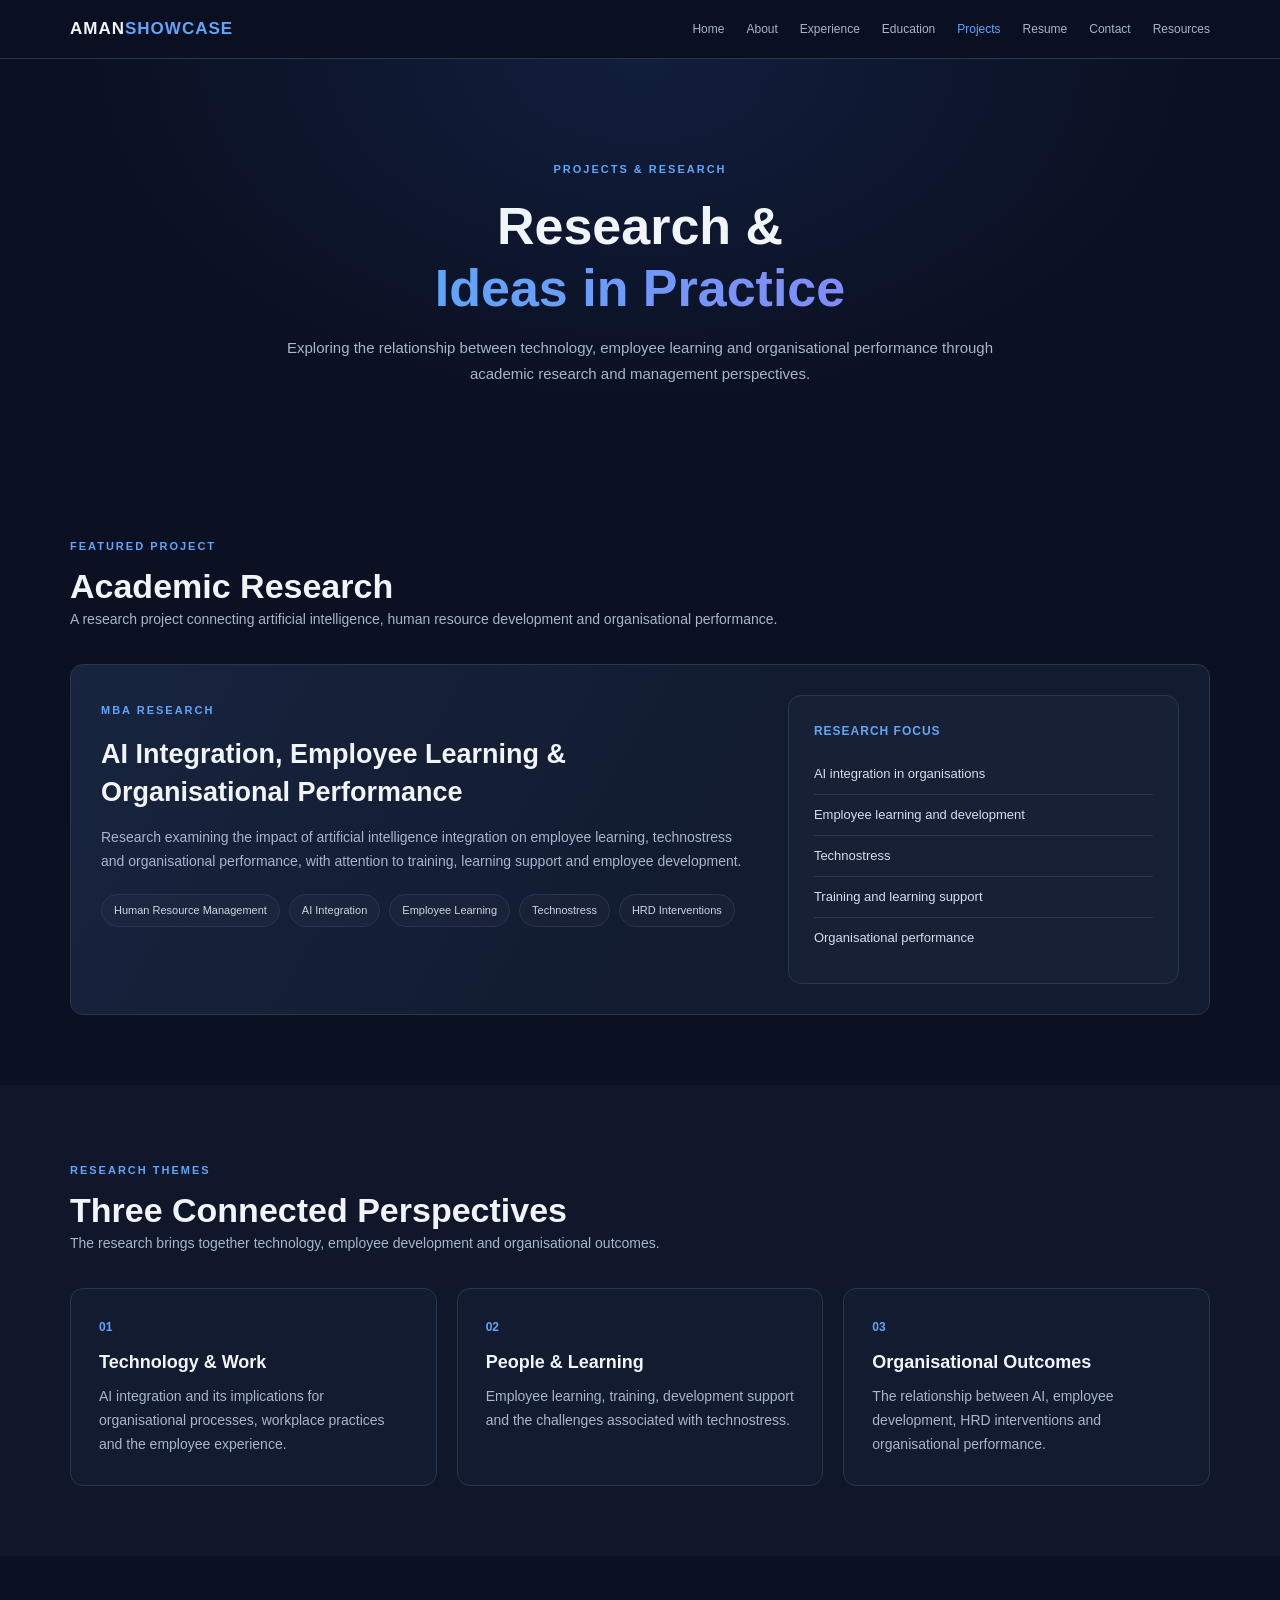
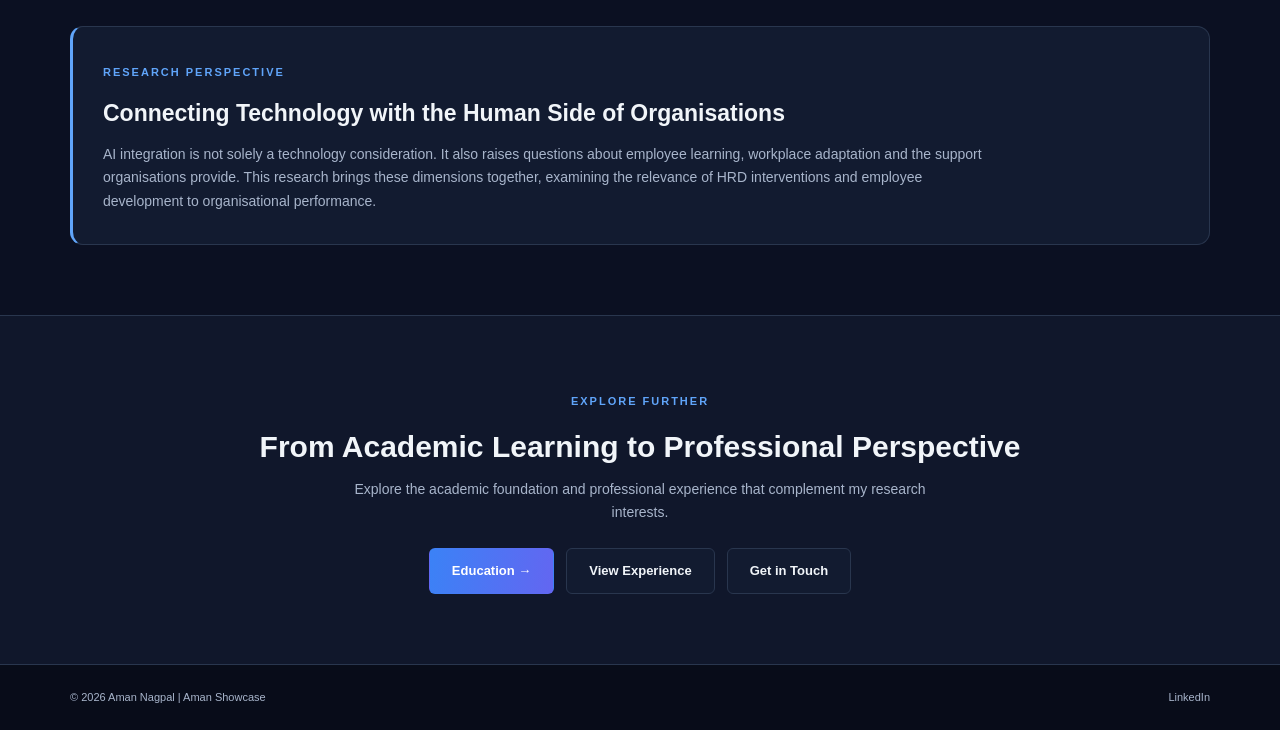
<file: projects.html>
<!DOCTYPE html>
<html lang="en">
<head>
    <meta charset="UTF-8">
    <meta name="viewport" content="width=device-width, initial-scale=1.0">

    <meta name="description"
          content="Aman Nagpal's projects and research portfolio, featuring research on AI integration, employee learning, technostress and organisational performance.">
    <meta name="author" content="Aman Nagpal">

    <title>Projects &amp; Research | Aman Nagpal — Aman Showcase</title>

    <style>
        /* =========================================
           AMAN SHOWCASE — PROJECTS
           Standardised internal-page design
           ========================================= */

        :root {
            --bg: #0b1022;
            --section: #10172b;
            --card: #121b30;
            --card-light: #17233a;
            --text: #f1f5f9;
            --muted: #a8b5cb;
            --blue: #60a5fa;
            --purple: #818cf8;
            --border: #29364e;
        }

        /* GLOBAL */

        * {
            margin: 0;
            padding: 0;
            box-sizing: border-box;
        }

        html {
            scroll-behavior: smooth;
        }

        body {
            font-family: Arial, Helvetica, sans-serif;
            background: var(--bg);
            color: var(--text);
            line-height: 1.7;
        }

        a {
            color: inherit;
            text-decoration: none;
        }

        .container {
            width: min(1140px, 90%);
            margin: auto;
        }

        /* NAVIGATION */

        header {
            width: 100%;
            position: sticky;
            top: 0;
            z-index: 100;
            background: rgba(11, 16, 34, 0.96);
            border-bottom: 1px solid var(--border);
        }

        .navbar {
            min-height: 58px;
            display: flex;
            justify-content: space-between;
            align-items: center;
            gap: 20px;
        }

        .logo {
            font-size: 17px;
            font-weight: 800;
            letter-spacing: 1px;
            white-space: nowrap;
        }

        .logo span {
            color: var(--blue);
        }

        .nav-links {
            display: flex;
            align-items: center;
            gap: 22px;
            font-size: 12px;
            color: var(--muted);
        }

        .nav-links a {
            transition: color 0.2s ease;
            white-space: nowrap;
        }

        .nav-links a:hover,
        .nav-links a.active {
            color: var(--blue);
        }

        /* COMMON TYPOGRAPHY */

        .eyebrow {
            display: inline-block;
            color: var(--blue);
            font-size: 11px;
            font-weight: 700;
            letter-spacing: 2px;
            text-transform: uppercase;
            margin-bottom: 16px;
        }

        .gradient-text {
            background: linear-gradient(
                90deg,
                var(--blue),
                var(--purple)
            );
            -webkit-background-clip: text;
            background-clip: text;
            color: transparent;
        }

        h1 {
            font-size: clamp(34px, 5vw, 52px);
            line-height: 1.2;
            margin-bottom: 16px;
        }

        h2 {
            font-size: clamp(25px, 4vw, 34px);
            line-height: 1.3;
        }

        h3 {
            font-size: 18px;
            margin-bottom: 10px;
        }

        .section-heading {
            margin-bottom: 32px;
        }

        .section-heading .eyebrow {
            margin-bottom: 8px;
        }

        .section-text {
            color: var(--muted);
            font-size: 14px;
            max-width: 760px;
        }

        /* PAGE INTRODUCTION */

        .page-intro {
            padding: 95px 0 75px;
            text-align: center;
            background:
                radial-gradient(
                    ellipse at top,
                    rgba(59, 130, 246, 0.12),
                    transparent 65%
                );
        }

        .intro-text {
            max-width: 720px;
            margin: auto;
            color: var(--muted);
            font-size: 15px;
        }

        /* FEATURED RESEARCH */

        .featured-section {
            padding: 70px 0;
        }

        .featured-card {
            display: grid;
            grid-template-columns: 1.5fr 0.9fr;
            gap: 35px;
            align-items: stretch;
            padding: 30px;
            background:
                linear-gradient(
                    120deg,
                    rgba(96, 165, 250, 0.07),
                    transparent 55%
                ),
                var(--card);
            border: 1px solid var(--border);
            border-radius: 13px;
        }

        .project-label {
            display: inline-block;
            color: var(--blue);
            font-size: 11px;
            font-weight: 700;
            letter-spacing: 2px;
            margin-bottom: 16px;
        }

        .featured-content h2 {
            font-size: clamp(21px, 2.5vw, 27px);
            line-height: 1.4;
            margin-bottom: 15px;
        }

        .featured-content > p {
            color: var(--muted);
            font-size: 14px;
            margin-bottom: 17px;
        }

        .research-tags {
            display: flex;
            flex-wrap: wrap;
            gap: 9px;
            margin-top: 20px;
        }

        .research-tags span {
            padding: 6px 12px;
            border: 1px solid var(--border);
            border-radius: 30px;
            background: rgba(255, 255, 255, 0.025);
            color: #cbd5e1;
            font-size: 11px;
        }

        /* RESEARCH FOCUS PANEL */

        .research-panel {
            padding: 25px;
            background: rgba(255, 255, 255, 0.025);
            border: 1px solid var(--border);
            border-radius: 13px;
        }

        .research-panel h3 {
            color: var(--blue);
            font-size: 12px;
            letter-spacing: 1px;
            margin-bottom: 12px;
        }

        .focus-list {
            list-style: none;
        }

        .focus-list li {
            padding: 9px 0;
            color: #d4deee;
            font-size: 13px;
            border-bottom: 1px solid var(--border);
        }

        .focus-list li:last-child {
            border-bottom: none;
        }

        /* RESEARCH THEMES */

        .themes-section {
            padding: 70px 0;
            background: var(--section);
        }

        .themes-grid {
            display: grid;
            grid-template-columns: repeat(3, 1fr);
            gap: 20px;
        }

        .theme-card {
            padding: 28px;
            background: var(--card);
            border: 1px solid var(--border);
            border-radius: 13px;
            transition:
                transform 0.25s ease,
                border-color 0.25s ease;
        }

        .theme-card:hover {
            transform: translateY(-4px);
            border-color: var(--blue);
        }

        .theme-number {
            display: block;
            color: var(--blue);
            font-size: 12px;
            font-weight: 700;
            margin-bottom: 13px;
        }

        .theme-card h3 {
            font-size: 18px;
            line-height: 1.4;
            margin-bottom: 10px;
        }

        .theme-card p {
            color: var(--muted);
            font-size: 14px;
        }

        /* RESEARCH PERSPECTIVE */

        .perspective-section {
            padding: 70px 0;
        }

        .perspective-card {
            padding: 30px;
            border: 1px solid var(--border);
            border-left: 3px solid var(--blue);
            border-radius: 13px;
            background: var(--card);
        }

        .perspective-card h2 {
            font-size: 23px;
            line-height: 1.4;
            margin-bottom: 13px;
        }

        .perspective-card p {
            max-width: 900px;
            color: var(--muted);
            font-size: 14px;
        }

        /* CLOSING SECTION */

        .connect {
            padding: 70px 0;
            text-align: center;
            background: var(--section);
            border-top: 1px solid var(--border);
        }

        .connect h2 {
            font-size: clamp(23px, 3vw, 30px);
            margin-bottom: 12px;
        }

        .connect p {
            max-width: 600px;
            margin: 0 auto 23px;
            color: var(--muted);
            font-size: 14px;
        }

        .connect-buttons {
            display: flex;
            justify-content: center;
            flex-wrap: wrap;
            gap: 12px;
        }

        /* BUTTONS */

        .button,
        .secondary-button {
            display: inline-block;
            padding: 11px 22px;
            border: 1px solid transparent;
            border-radius: 6px;
            font-size: 13px;
            font-weight: 600;
            text-align: center;
            transition:
                transform 0.25s ease,
                background 0.25s ease,
                border-color 0.25s ease;
        }

        .button {
            background: linear-gradient(
                100deg,
                #3b82f6,
                #6366f1
            );
            color: #fff;
        }

        .button:hover {
            transform: translateY(-3px);
        }

        .secondary-button {
            border-color: var(--border);
            background: var(--card);
            color: var(--text);
        }

        .secondary-button:hover {
            background: var(--card-light);
            border-color: var(--blue);
        }

        /* FOOTER */

        footer {
            padding: 23px 0;
            border-top: 1px solid var(--border);
            background: #080c19;
            color: var(--muted);
            font-size: 11px;
        }

        .footer-content {
            display: flex;
            justify-content: space-between;
            align-items: center;
            gap: 15px;
        }

        .footer-content a:hover {
            color: var(--blue);
        }

        /* RESPONSIVE DESIGN */

        @media (max-width: 760px) {
            .navbar {
                flex-direction: column;
                padding: 13px 0;
            }

            .nav-links {
                gap: 10px 18px;
                flex-wrap: wrap;
                justify-content: center;
            }

            .page-intro {
                padding: 70px 0 55px;
            }

            .featured-card {
                grid-template-columns: 1fr;
                padding: 25px;
            }

            .themes-grid {
                grid-template-columns: 1fr;
            }

            .featured-section,
            .themes-section,
            .perspective-section {
                padding: 52px 0;
            }

            .connect {
                padding: 55px 0;
            }
        }

        @media (max-width: 420px) {
            .nav-links {
                gap: 10px;
                font-size: 11px;
            }

            .featured-card,
            .perspective-card {
                padding: 20px;
            }

            .footer-content {
                flex-direction: column;
                text-align: center;
            }
        }

        @media (prefers-reduced-motion: reduce) {
            *,
            *::before,
            *::after {
                scroll-behavior: auto !important;
                transition: none !important;
            }
        }
    </style>
</head>

<body>

    <!-- NAVIGATION -->

    <header>
        <div class="container navbar">

            <a href="index.html" class="logo">
                AMAN<span>SHOWCASE</span>
            </a>

            <nav class="nav-links" aria-label="Main navigation">
                <a href="index.html">Home</a>
                <a href="about.html">About</a>
                <a href="experience.html">Experience</a>
                <a href="education.html">Education</a>
                <a href="projects.html" class="active" aria-current="page">Projects</a>
                <a href="resume.html">Resume</a>
                <a href="contact.html">Contact</a>
                <a href="resources.html">Resources</a>
            </nav>

        </div>
    </header>

    <main>

        <!-- PAGE INTRODUCTION -->

        <section class="page-intro">
            <div class="container">

                <div class="eyebrow">
                    PROJECTS &amp; RESEARCH
                </div>

                <h1>
                    Research &amp;<br>
                    <span class="gradient-text">
                        Ideas in Practice
                    </span>
                </h1>

                <p class="intro-text">
                    Exploring the relationship between technology,
                    employee learning and organisational performance
                    through academic research and management
                    perspectives.
                </p>

            </div>
        </section>

        <!-- FEATURED RESEARCH -->

        <section class="featured-section">
            <div class="container">

                <div class="section-heading">
                    <div class="eyebrow">FEATURED PROJECT</div>
                    <h2>Academic Research</h2>
                    <p class="section-text">
                        A research project connecting artificial
                        intelligence, human resource development
                        and organisational performance.
                    </p>
                </div>

                <article class="featured-card">

                    <div class="featured-content">

                        <div class="project-label">
                            MBA RESEARCH
                        </div>

                        <h2>
                            AI Integration, Employee Learning
                            &amp; Organisational Performance
                        </h2>

                        <p>
                            Research examining the impact of
                            artificial intelligence integration
                            on employee learning, technostress
                            and organisational performance,
                            with attention to training, learning
                            support and employee development.
                        </p>

                        <div class="research-tags">
                            <span>Human Resource Management</span>
                            <span>AI Integration</span>
                            <span>Employee Learning</span>
                            <span>Technostress</span>
                            <span>HRD Interventions</span>
                        </div>

                    </div>

                    <aside class="research-panel">

                        <h3>RESEARCH FOCUS</h3>

                        <ul class="focus-list">
                            <li>AI integration in organisations</li>
                            <li>Employee learning and development</li>
                            <li>Technostress</li>
                            <li>Training and learning support</li>
                            <li>Organisational performance</li>
                        </ul>

                    </aside>

                </article>

            </div>
        </section>

        <!-- KEY RESEARCH THEMES -->

        <section class="themes-section">
            <div class="container">

                <div class="section-heading">
                    <div class="eyebrow">RESEARCH THEMES</div>
                    <h2>Three Connected Perspectives</h2>
                    <p class="section-text">
                        The research brings together technology,
                        employee development and organisational
                        outcomes.
                    </p>
                </div>

                <div class="themes-grid">

                    <article class="theme-card">
                        <span class="theme-number">01</span>

                        <h3>Technology &amp; Work</h3>

                        <p>
                            AI integration and its implications
                            for organisational processes,
                            workplace practices and the
                            employee experience.
                        </p>
                    </article>

                    <article class="theme-card">
                        <span class="theme-number">02</span>

                        <h3>People &amp; Learning</h3>

                        <p>
                            Employee learning, training,
                            development support and the
                            challenges associated with
                            technostress.
                        </p>
                    </article>

                    <article class="theme-card">
                        <span class="theme-number">03</span>

                        <h3>Organisational Outcomes</h3>

                        <p>
                            The relationship between AI,
                            employee development, HRD
                            interventions and organisational
                            performance.
                        </p>
                    </article>

                </div>

            </div>
        </section>

        <!-- RESEARCH PERSPECTIVE -->

        <section class="perspective-section">
            <div class="container">

                <div class="perspective-card">

                    <div class="eyebrow">
                        RESEARCH PERSPECTIVE
                    </div>

                    <h2>
                        Connecting Technology with the Human
                        Side of Organisations
                    </h2>

                    <p>
                        AI integration is not solely a technology
                        consideration. It also raises questions
                        about employee learning, workplace
                        adaptation and the support organisations
                        provide. This research brings these
                        dimensions together, examining the
                        relevance of HRD interventions and
                        employee development to organisational
                        performance.
                    </p>

                </div>

            </div>
        </section>

        <!-- CLOSING SECTION -->

        <section class="connect">
            <div class="container">

                <div class="eyebrow">EXPLORE FURTHER</div>

                <h2>
                    From Academic Learning to Professional
                    Perspective
                </h2>

                <p>
                    Explore the academic foundation and
                    professional experience that complement
                    my research interests.
                </p>

                <div class="connect-buttons">

                    <a class="button" href="education.html">
                        Education →
                    </a>

                    <a class="secondary-button" href="experience.html">
                        View Experience
                    </a>

                    <a class="secondary-button" href="contact.html">
                        Get in Touch
                    </a>

                </div>

            </div>
        </section>

    </main>

    <!-- FOOTER -->

    <footer>
        <div class="container footer-content">

            <span>
                © 2026 Aman Nagpal | Aman Showcase
            </span>

            <a
                href="https://www.linkedin.com/in/aman-nagpal10/"
                target="_blank"
                rel="noopener noreferrer"
            >
                LinkedIn
            </a>

        </div>
    </footer>

</body>
</html>
</file>
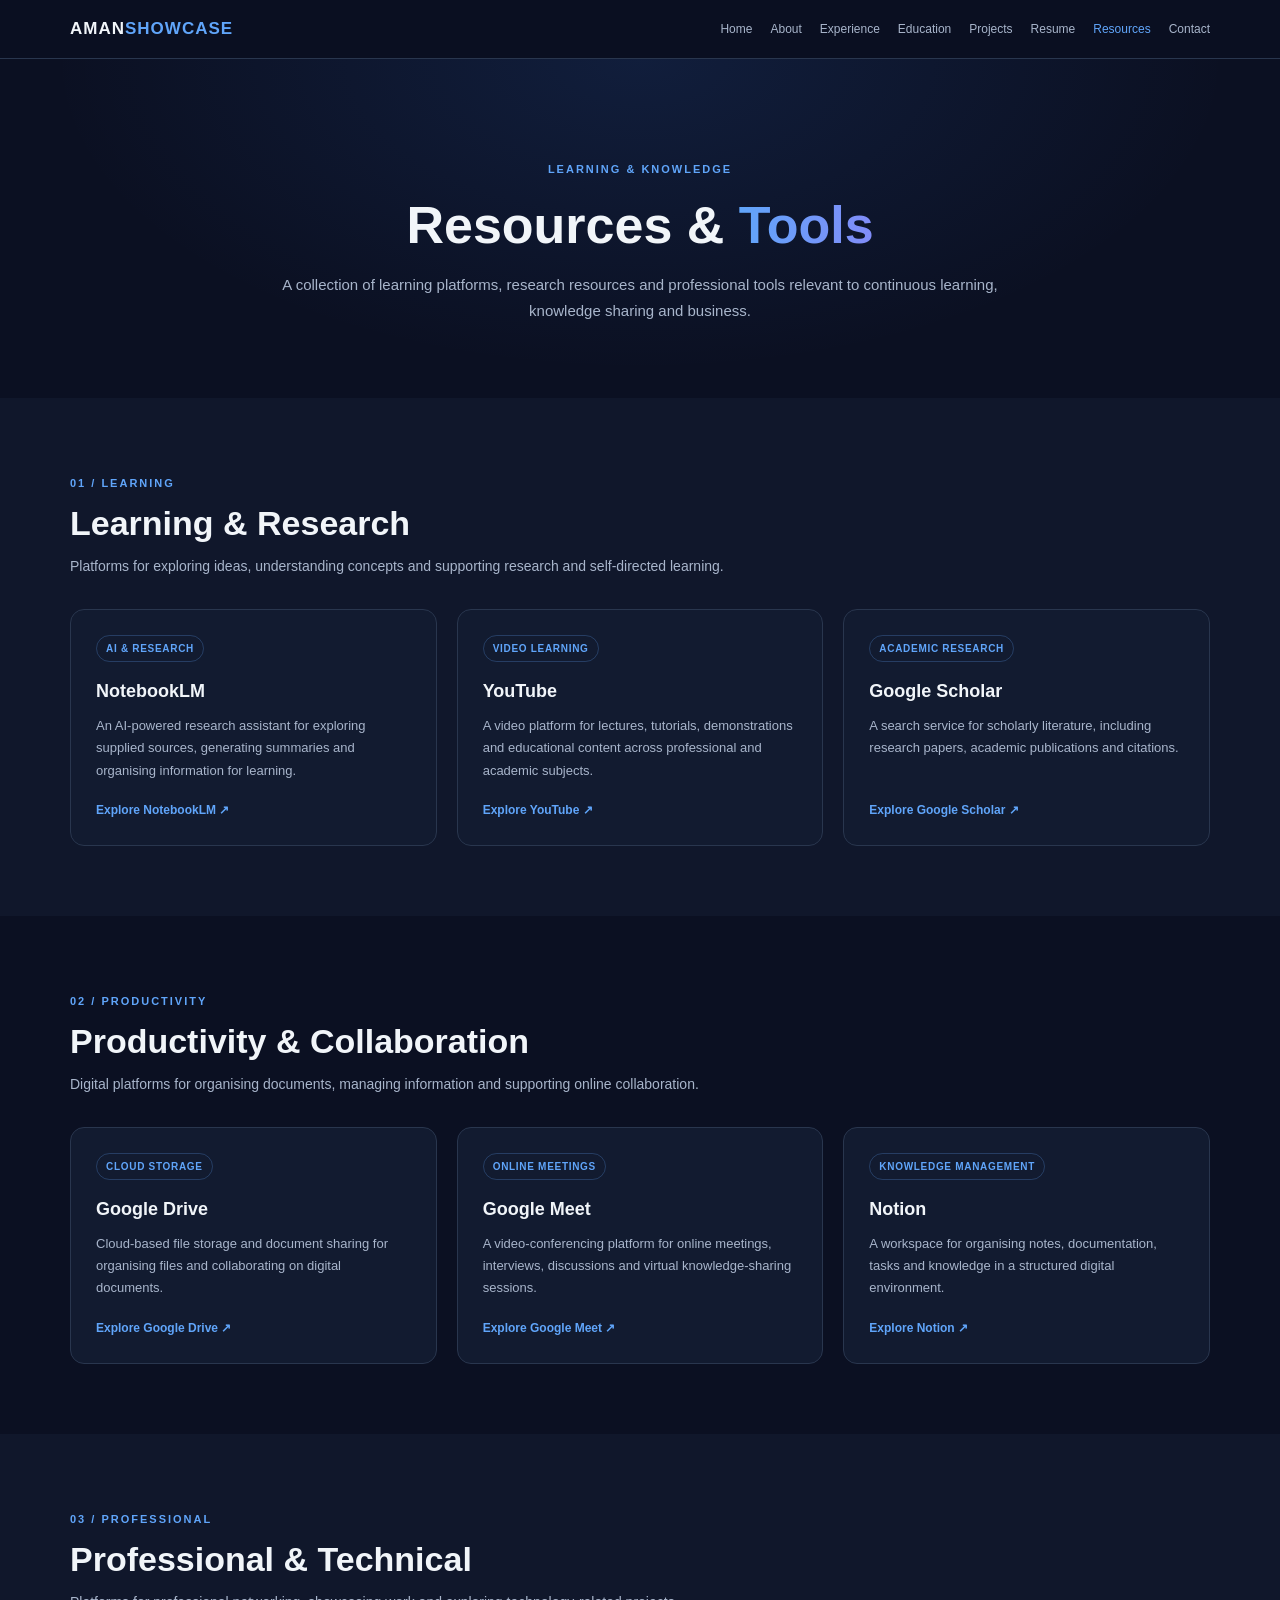
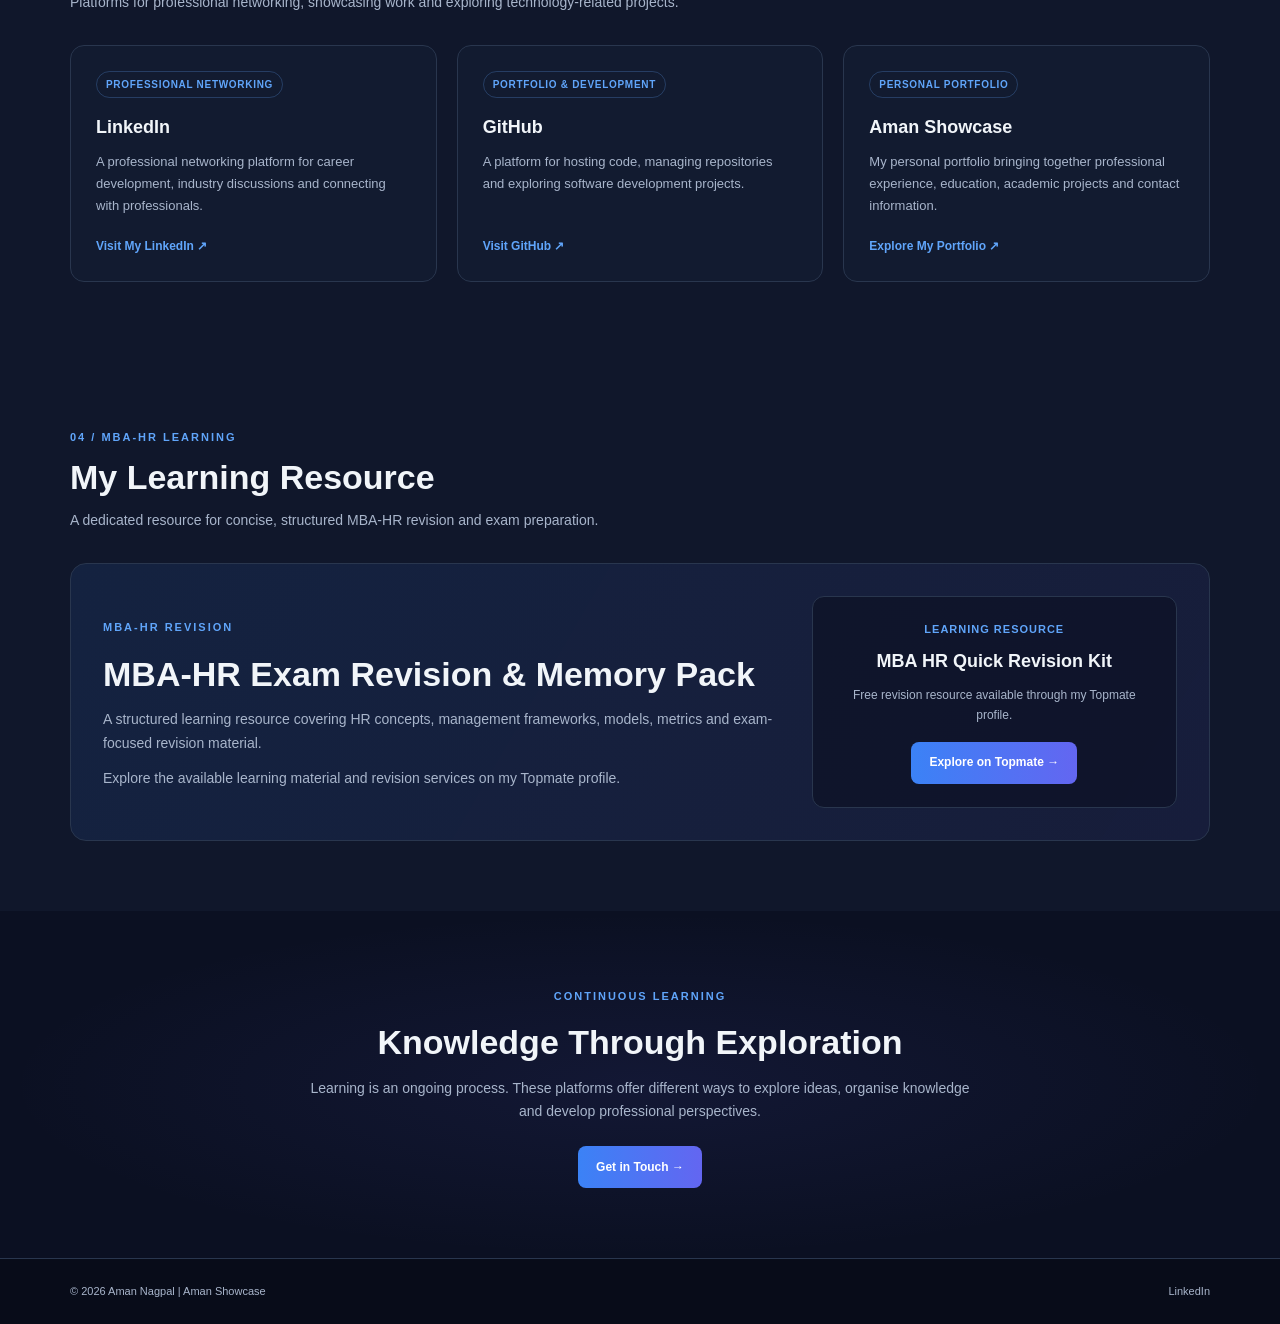
<file: resources.html>
<!DOCTYPE html>
<html lang="en">
<head>
    <meta charset="UTF-8">
    <meta name="viewport" content="width=device-width, initial-scale=1.0">

    <meta name="description"
          content="Learning, research, productivity and professional resources curated by Aman Nagpal.">

    <title>Resources | Aman Nagpal — Aman Showcase</title>

    <style>
        :root {
            --bg: #0b1022;
            --section: #10172b;
            --card: #121b30;
            --text: #f1f5f9;
            --muted: #a8b5cb;
            --blue: #60a5fa;
            --purple: #818cf8;
            --border: #29364e;
        }

        * {
            margin: 0;
            padding: 0;
            box-sizing: border-box;
        }

        html {
            scroll-behavior: smooth;
        }

        body {
            font-family: Arial, Helvetica, sans-serif;
            background: var(--bg);
            color: var(--text);
            line-height: 1.7;
        }

        a {
            color: inherit;
            text-decoration: none;
        }

        .container {
            width: min(1140px, 90%);
            margin: auto;
        }

        /* NAVIGATION */

        header {
            position: sticky;
            top: 0;
            z-index: 100;
            background: rgba(11, 16, 34, 0.96);
            border-bottom: 1px solid var(--border);
            backdrop-filter: blur(14px);
        }

        .navbar {
            min-height: 58px;
            display: flex;
            justify-content: space-between;
            align-items: center;
            gap: 20px;
        }

        .logo {
            font-size: 17px;
            font-weight: 800;
            letter-spacing: 1px;
            white-space: nowrap;
        }

        .logo span {
            color: var(--blue);
        }

        .nav-links {
            display: flex;
            align-items: center;
            gap: 18px;
            font-size: 12px;
            color: var(--muted);
        }

        .nav-links a {
            transition: color 0.2s ease;
        }

        .nav-links a:hover,
        .nav-links a.active {
            color: var(--blue);
        }

        /* PAGE INTRODUCTION */

        .page-intro {
            padding: 95px 0 75px;
            text-align: center;
            background:
                radial-gradient(
                    ellipse at top,
                    rgba(59, 130, 246, 0.12),
                    transparent 65%
                );
        }

        .eyebrow {
            display: inline-block;
            color: var(--blue);
            font-size: 11px;
            font-weight: 700;
            letter-spacing: 2px;
            text-transform: uppercase;
            margin-bottom: 15px;
        }

        h1 {
            font-size: clamp(34px, 5vw, 52px);
            line-height: 1.2;
            margin-bottom: 16px;
        }

        .gradient-text {
            background: linear-gradient(
                90deg,
                var(--blue),
                var(--purple)
            );
            -webkit-background-clip: text;
            background-clip: text;
            color: transparent;
        }

        .intro-text {
            max-width: 740px;
            margin: auto;
            color: var(--muted);
            font-size: 15px;
        }

        section {
            padding: 70px 0;
        }

        /* SECTION HEADINGS */

        .section-heading {
            margin-bottom: 30px;
        }

        .section-heading .eyebrow {
            margin-bottom: 8px;
        }

        h2 {
            font-size: clamp(25px, 4vw, 34px);
            line-height: 1.3;
        }

        h3 {
            font-size: 18px;
            margin-bottom: 9px;
        }

        .section-text {
            color: var(--muted);
            font-size: 14px;
            max-width: 760px;
            margin-top: 10px;
        }

        /* RESOURCE GRID */

        .resource-grid {
            display: grid;
            grid-template-columns: repeat(3, 1fr);
            gap: 20px;
        }

        .resource-card {
            display: flex;
            flex-direction: column;
            padding: 25px;
            background: var(--card);
            border: 1px solid var(--border);
            border-radius: 14px;
            transition:
                border-color 0.2s ease,
                transform 0.2s ease;
        }

        .resource-card:hover {
            border-color: var(--blue);
            transform: translateY(-3px);
        }

        .resource-type {
            display: inline-block;
            width: fit-content;
            padding: 4px 9px;
            margin-bottom: 14px;
            border: 1px solid rgba(96, 165, 250, 0.25);
            border-radius: 20px;
            color: var(--blue);
            font-size: 10px;
            font-weight: 700;
            letter-spacing: 0.7px;
            text-transform: uppercase;
        }

        .resource-card p {
            color: var(--muted);
            font-size: 13px;
            margin-bottom: 18px;
            flex-grow: 1;
        }

        .resource-link {
            display: inline-block;
            width: fit-content;
            color: var(--blue);
            font-size: 12px;
            font-weight: 700;
        }

        .resource-link:hover {
            color: var(--purple);
        }

        /* RESOURCE CATEGORIES */

        .resource-section:nth-of-type(even) {
            background: var(--section);
        }

        /* FEATURED RESOURCE */

        .featured-section {
            background: var(--section);
        }

        .featured-card {
            display: grid;
            grid-template-columns: 1.3fr 0.7fr;
            gap: 30px;
            align-items: center;
            padding: 32px;
            background:
                linear-gradient(
                    120deg,
                    rgba(59, 130, 246, 0.10),
                    rgba(99, 102, 241, 0.08)
                );
            border: 1px solid var(--border);
            border-radius: 16px;
        }

        .featured-card p {
            color: var(--muted);
            font-size: 14px;
            margin-top: 12px;
        }

        .featured-highlight {
            padding: 23px;
            background: rgba(11, 16, 34, 0.65);
            border: 1px solid var(--border);
            border-radius: 12px;
            text-align: center;
        }

        .featured-highlight .highlight-label {
            display: block;
            color: var(--blue);
            font-size: 11px;
            font-weight: 700;
            letter-spacing: 1px;
            text-transform: uppercase;
            margin-bottom: 8px;
        }

        .featured-highlight h3 {
            margin-bottom: 8px;
        }

        .featured-highlight p {
            margin: 0 0 16px;
            font-size: 12px;
        }

        /* BUTTONS */

        .button {
            display: inline-flex;
            justify-content: center;
            align-items: center;
            min-height: 42px;
            padding: 10px 18px;
            border-radius: 8px;
            background: linear-gradient(
                90deg,
                #3b82f6,
                #6366f1
            );
            color: #fff;
            font-size: 12px;
            font-weight: 700;
            transition: opacity 0.2s ease;
        }

        .button:hover {
            opacity: 0.86;
        }

        /* CLOSING SECTION */

        .closing {
            text-align: center;
            background:
                radial-gradient(
                    ellipse at center,
                    rgba(99, 102, 241, 0.09),
                    transparent 70%
                );
        }

        .closing p {
            max-width: 680px;
            margin: 12px auto 22px;
            color: var(--muted);
            font-size: 14px;
        }

        /* FOOTER */

        footer {
            padding: 23px 0;
            border-top: 1px solid var(--border);
            background: #080c19;
            color: var(--muted);
            font-size: 11px;
        }

        .footer-content {
            display: flex;
            justify-content: space-between;
            align-items: center;
            gap: 15px;
        }

        .footer-content a:hover {
            color: var(--blue);
        }

        /* RESPONSIVE DESIGN */

        @media (max-width: 900px) {
            .resource-grid {
                grid-template-columns: repeat(2, 1fr);
            }

            .featured-card {
                grid-template-columns: 1fr;
            }
        }

        @media (max-width: 760px) {
            .navbar {
                flex-direction: column;
                padding: 13px 0;
            }

            .nav-links {
                gap: 14px;
                flex-wrap: wrap;
                justify-content: center;
            }

            .page-intro {
                padding: 65px 0 55px;
            }

            section {
                padding: 52px 0;
            }
        }

        @media (max-width: 560px) {
            .resource-grid {
                grid-template-columns: 1fr;
            }

            .featured-card {
                padding: 22px;
            }

            .footer-content {
                flex-direction: column;
                text-align: center;
            }
        }

        @media (max-width: 420px) {
            .nav-links {
                gap: 10px;
                font-size: 11px;
            }

            .resource-card {
                padding: 21px;
            }
        }

        @media (prefers-reduced-motion: reduce) {
            *,
            *::before,
            *::after {
                scroll-behavior: auto !important;
                transition: none !important;
            }
        }
    </style>
</head>

<body>

    <!-- NAVIGATION -->

    <header>
        <div class="container navbar">

            <a href="index.html" class="logo">
                AMAN<span>SHOWCASE</span>
            </a>

            <nav class="nav-links" aria-label="Main navigation">
                <a href="index.html">Home</a>
                <a href="about.html">About</a>
                <a href="experience.html">Experience</a>
                <a href="education.html">Education</a>
                <a href="projects.html">Projects</a>
                <a href="resume.html">Resume</a>
                <a href="resources.html"
                   class="active"
                   aria-current="page">Resources</a>
                <a href="contact.html">Contact</a>
            </nav>

        </div>
    </header>

    <main>

        <!-- PAGE INTRODUCTION -->

        <section class="page-intro">
            <div class="container">

                <div class="eyebrow">
                    LEARNING &amp; KNOWLEDGE
                </div>

                <h1>
                    Resources &amp;
                    <span class="gradient-text">Tools</span>
                </h1>

                <p class="intro-text">
                    A collection of learning platforms,
                    research resources and professional tools
                    relevant to continuous learning,
                    knowledge sharing and business.
                </p>

            </div>
        </section>


        <!-- LEARNING AND RESEARCH -->

        <section class="resource-section">
            <div class="container">

                <div class="section-heading">
                    <div class="eyebrow">01 / LEARNING</div>
                    <h2>Learning &amp; Research</h2>

                    <p class="section-text">
                        Platforms for exploring ideas,
                        understanding concepts and supporting
                        research and self-directed learning.
                    </p>
                </div>

                <div class="resource-grid">

                    <article class="resource-card">

                        <span class="resource-type">
                            AI &amp; Research
                        </span>

                        <h3>NotebookLM</h3>

                        <p>
                            An AI-powered research assistant
                            for exploring supplied sources,
                            generating summaries and organising
                            information for learning.
                        </p>

                        <a class="resource-link"
                           href="https://notebooklm.google.com/"
                           target="_blank"
                           rel="noopener noreferrer">
                            Explore NotebookLM ↗
                        </a>

                    </article>


                    <article class="resource-card">

                        <span class="resource-type">
                            Video Learning
                        </span>

                        <h3>YouTube</h3>

                        <p>
                            A video platform for lectures,
                            tutorials, demonstrations and
                            educational content across
                            professional and academic subjects.
                        </p>

                        <a class="resource-link"
                           href="https://www.youtube.com/"
                           target="_blank"
                           rel="noopener noreferrer">
                            Explore YouTube ↗
                        </a>

                    </article>


                    <article class="resource-card">

                        <span class="resource-type">
                            Academic Research
                        </span>

                        <h3>Google Scholar</h3>

                        <p>
                            A search service for scholarly
                            literature, including research
                            papers, academic publications
                            and citations.
                        </p>

                        <a class="resource-link"
                           href="https://scholar.google.com/"
                           target="_blank"
                           rel="noopener noreferrer">
                            Explore Google Scholar ↗
                        </a>

                    </article>

                </div>

            </div>
        </section>


        <!-- PRODUCTIVITY AND COLLABORATION -->

        <section class="resource-section">
            <div class="container">

                <div class="section-heading">
                    <div class="eyebrow">02 / PRODUCTIVITY</div>
                    <h2>Productivity &amp; Collaboration</h2>

                    <p class="section-text">
                        Digital platforms for organising
                        documents, managing information and
                        supporting online collaboration.
                    </p>
                </div>

                <div class="resource-grid">

                    <article class="resource-card">

                        <span class="resource-type">
                            Cloud Storage
                        </span>

                        <h3>Google Drive</h3>

                        <p>
                            Cloud-based file storage and
                            document sharing for organising
                            files and collaborating on
                            digital documents.
                        </p>

                        <a class="resource-link"
                           href="https://drive.google.com/"
                           target="_blank"
                           rel="noopener noreferrer">
                            Explore Google Drive ↗
                        </a>

                    </article>


                    <article class="resource-card">

                        <span class="resource-type">
                            Online Meetings
                        </span>

                        <h3>Google Meet</h3>

                        <p>
                            A video-conferencing platform
                            for online meetings, interviews,
                            discussions and virtual
                            knowledge-sharing sessions.
                        </p>

                        <a class="resource-link"
                           href="https://meet.google.com/"
                           target="_blank"
                           rel="noopener noreferrer">
                            Explore Google Meet ↗
                        </a>

                    </article>


                    <article class="resource-card">

                        <span class="resource-type">
                            Knowledge Management
                        </span>

                        <h3>Notion</h3>

                        <p>
                            A workspace for organising notes,
                            documentation, tasks and
                            knowledge in a structured
                            digital environment.
                        </p>

                        <a class="resource-link"
                           href="https://www.notion.com/"
                           target="_blank"
                           rel="noopener noreferrer">
                            Explore Notion ↗
                        </a>

                    </article>

                </div>

            </div>
        </section>


        <!-- PROFESSIONAL AND TECHNICAL -->

        <section class="resource-section">
            <div class="container">

                <div class="section-heading">
                    <div class="eyebrow">03 / PROFESSIONAL</div>
                    <h2>Professional &amp; Technical</h2>

                    <p class="section-text">
                        Platforms for professional networking,
                        showcasing work and exploring
                        technology-related projects.
                    </p>
                </div>

                <div class="resource-grid">

                    <article class="resource-card">

                        <span class="resource-type">
                            Professional Networking
                        </span>

                        <h3>LinkedIn</h3>

                        <p>
                            A professional networking platform
                            for career development, industry
                            discussions and connecting
                            with professionals.
                        </p>

                        <a class="resource-link"
                           href="https://www.linkedin.com/in/aman-nagpal10/"
                           target="_blank"
                           rel="noopener noreferrer">
                            Visit My LinkedIn ↗
                        </a>

                    </article>


                    <article class="resource-card">

                        <span class="resource-type">
                            Portfolio &amp; Development
                        </span>

                        <h3>GitHub</h3>

                        <p>
                            A platform for hosting code,
                            managing repositories and
                            exploring software development
                            projects.
                        </p>

                        <a class="resource-link"
                           href="https://github.com/amanshowcase"
                           target="_blank"
                           rel="noopener noreferrer">
                            Visit GitHub ↗
                        </a>

                    </article>


                    <article class="resource-card">

                        <span class="resource-type">
                            Personal Portfolio
                        </span>

                        <h3>Aman Showcase</h3>

                        <p>
                            My personal portfolio bringing
                            together professional experience,
                            education, academic projects
                            and contact information.
                        </p>

                        <a class="resource-link"
                           href="index.html">
                            Explore My Portfolio ↗
                        </a>

                    </article>

                </div>

            </div>
        </section>


        <!-- FEATURED MBA HR RESOURCE -->

        <section class="featured-section">
            <div class="container">

                <div class="section-heading">
                    <div class="eyebrow">04 / MBA-HR LEARNING</div>
                    <h2>My Learning Resource</h2>

                    <p class="section-text">
                        A dedicated resource for concise,
                        structured MBA-HR revision and
                        exam preparation.
                    </p>
                </div>

                <div class="featured-card">

                    <div>
                        <span class="eyebrow">
                            MBA-HR REVISION
                        </span>

                        <h2>
                            MBA-HR Exam Revision
                            &amp; Memory Pack
                        </h2>

                        <p>
                            A structured learning resource
                            covering HR concepts, management
                            frameworks, models, metrics and
                            exam-focused revision material.
                        </p>

                        <p>
                            Explore the available learning
                            material and revision services
                            on my Topmate profile.
                        </p>
                    </div>

                    <div class="featured-highlight">

                        <span class="highlight-label">
                            LEARNING RESOURCE
                        </span>

                        <h3>MBA HR Quick Revision Kit</h3>

                        <p>
                            Free revision resource available
                            through my Topmate profile.
                        </p>

                        <a class="button"
                           href="https://topmate.io/learnwithaman"
                           target="_blank"
                           rel="noopener noreferrer">
                            Explore on Topmate →
                        </a>

                    </div>

                </div>

            </div>
        </section>


        <!-- CLOSING SECTION -->

        <section class="closing">
            <div class="container">

                <div class="eyebrow">
                    CONTINUOUS LEARNING
                </div>

                <h2>Knowledge Through Exploration</h2>

                <p>
                    Learning is an ongoing process.
                    These platforms offer different ways
                    to explore ideas, organise knowledge
                    and develop professional perspectives.
                </p>

                <a class="button" href="contact.html">
                    Get in Touch →
                </a>

            </div>
        </section>

    </main>


    <!-- FOOTER -->

    <footer>
        <div class="container footer-content">

            <span>
                © 2026 Aman Nagpal | Aman Showcase
            </span>

            <a href="https://www.linkedin.com/in/aman-nagpal10/"
               target="_blank"
               rel="noopener noreferrer">
                LinkedIn
            </a>

        </div>
    </footer>

</body>
</html>
</file>
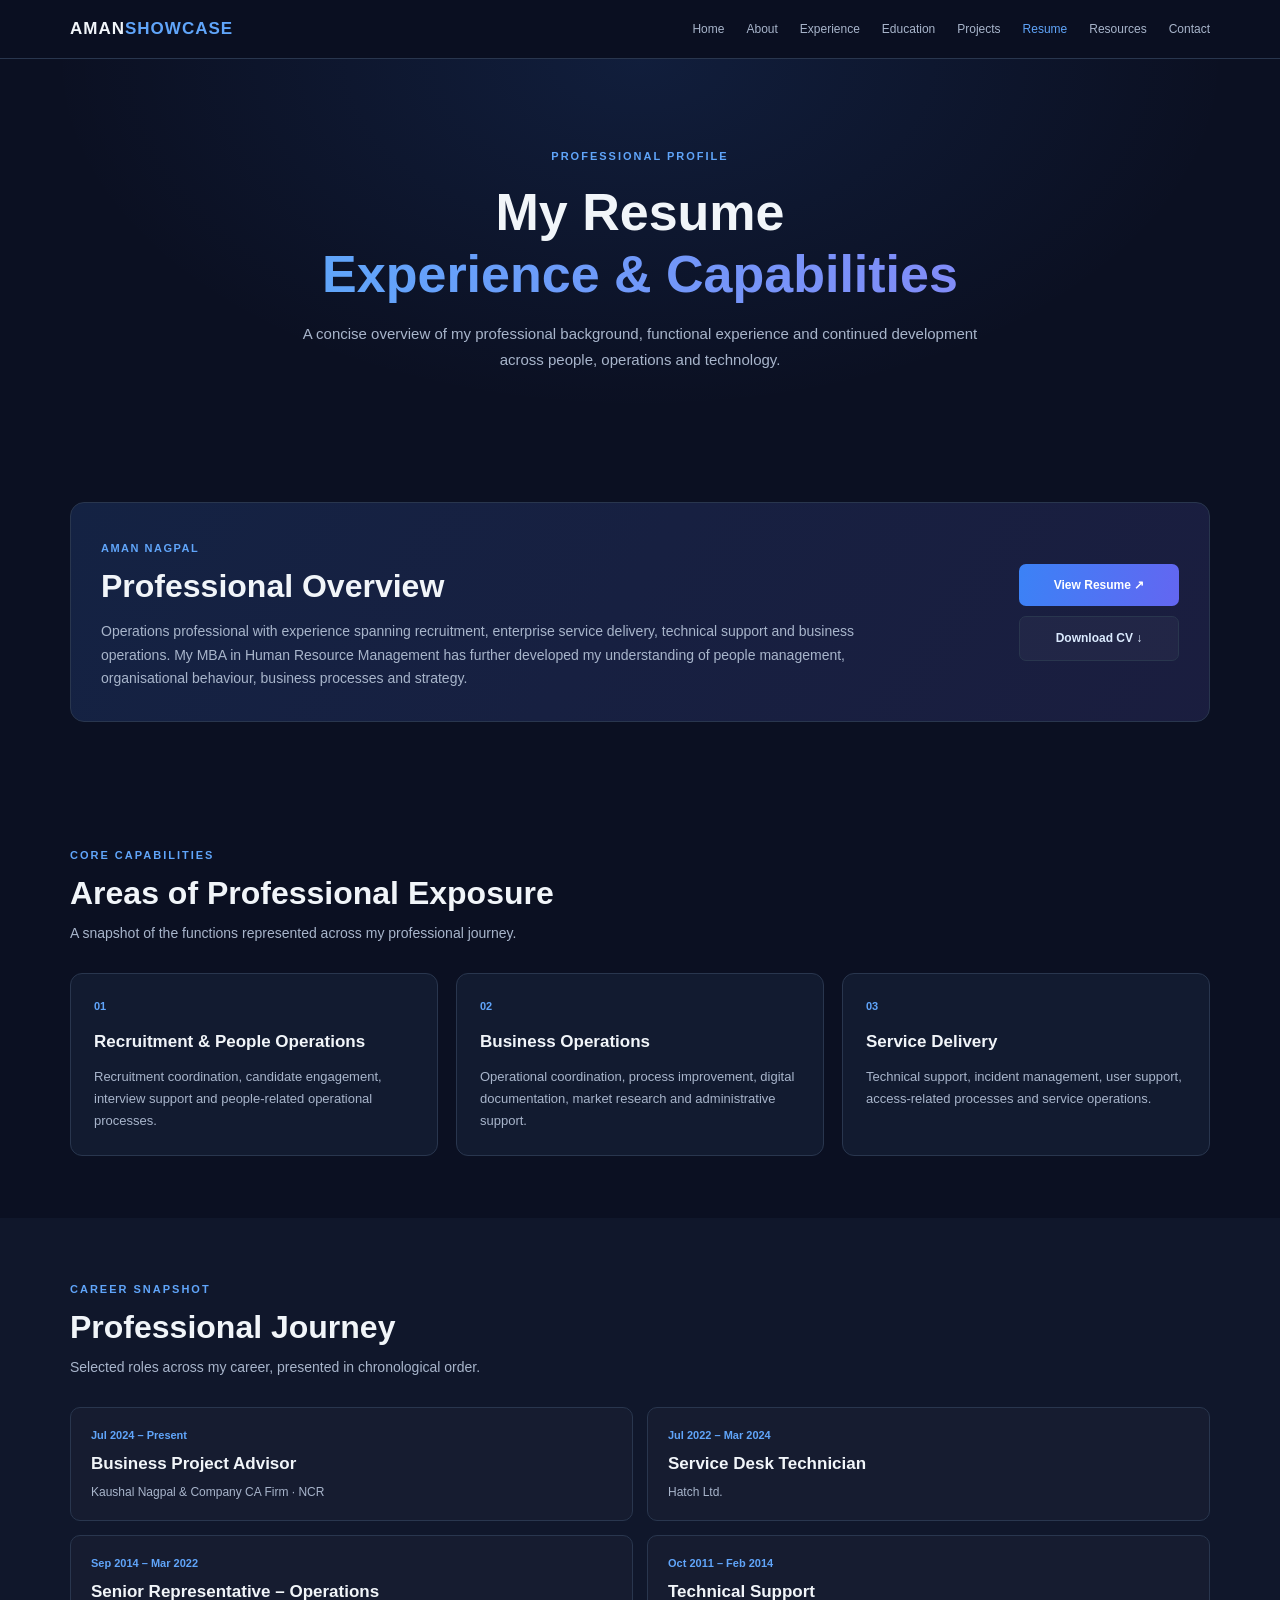
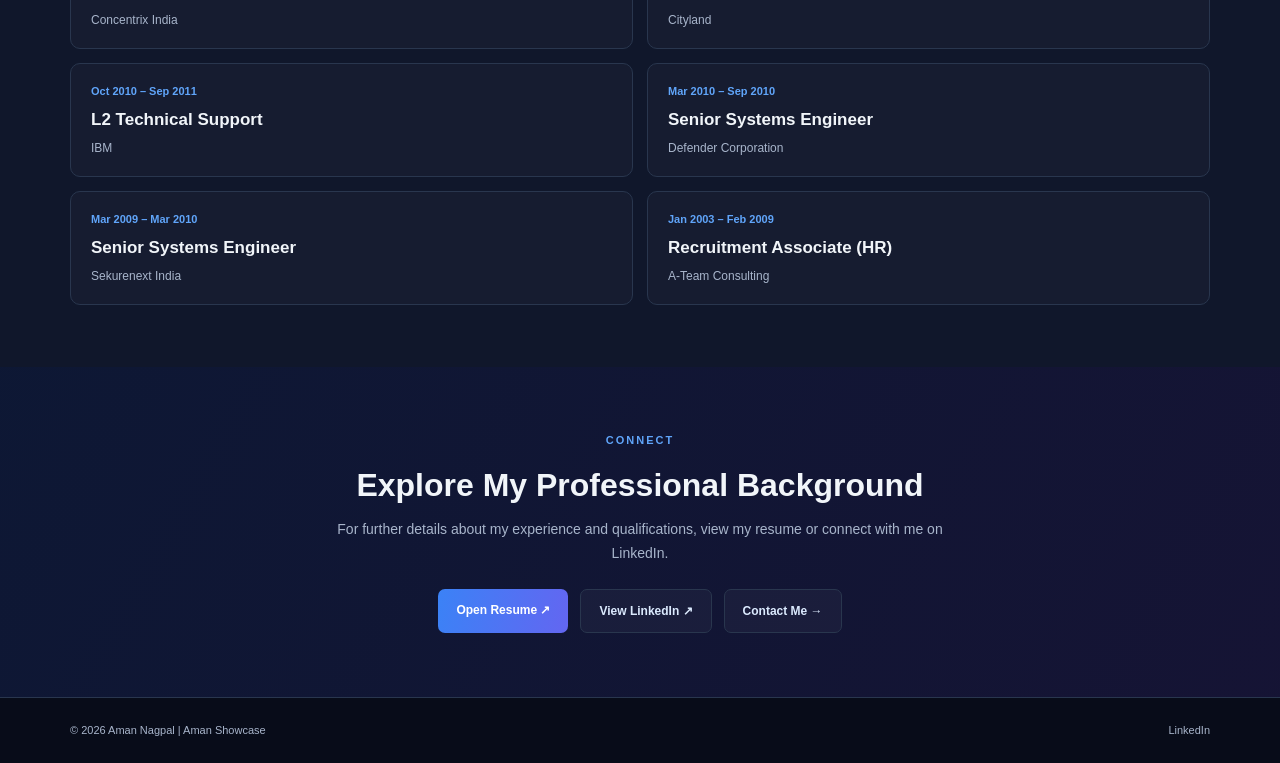
<file: resume.html>
<!DOCTYPE html>
<html lang="en">
<head>
    <meta charset="UTF-8">
    <meta name="viewport" content="width=device-width, initial-scale=1.0">
    <meta name="description" content="View Aman Nagpal's professional resume, experience and core capabilities across recruitment, business operations and service delivery.">
    <meta name="author" content="Aman Nagpal">
    <title>Resume | Aman Nagpal — Aman Showcase</title>

    <style>
        :root {
            --bg: #0b1022;
            --section: #10172b;
            --card: #121b30;
            --text: #f1f5f9;
            --muted: #a8b5cb;
            --blue: #60a5fa;
            --purple: #818cf8;
            --border: #29364e;
        }

        * { margin: 0; padding: 0; box-sizing: border-box; }
        html { scroll-behavior: smooth; }
        body {
            font-family: Arial, Helvetica, sans-serif;
            background: var(--bg);
            color: var(--text);
            line-height: 1.7;
        }
        a { color: inherit; text-decoration: none; }
        .container { width: min(1140px, 90%); margin: auto; }

        /* COMPACT INTERNAL-PAGE NAVIGATION */
        header {
            position: sticky;
            top: 0;
            z-index: 100;
            background: rgba(11, 16, 34, 0.96);
            border-bottom: 1px solid var(--border);
        }
        .navbar {
            min-height: 58px;
            display: flex;
            justify-content: space-between;
            align-items: center;
            gap: 20px;
        }
        .logo {
            font-size: 17px;
            font-weight: 800;
            letter-spacing: 1px;
            white-space: nowrap;
        }
        .logo span { color: var(--blue); }
        .nav-links {
            display: flex;
            align-items: center;
            gap: 22px;
            font-size: 12px;
            color: var(--muted);
        }
        .nav-links a { transition: color 0.2s ease; }
        .nav-links a:hover,
        .nav-links a.active { color: var(--blue); }

        /* INTRO */
        .page-intro {
            padding: 88px 0 68px;
            text-align: center;
            background: radial-gradient(ellipse at top, rgba(59, 130, 246, 0.12), transparent 65%);
        }
        .eyebrow {
            color: var(--blue);
            font-size: 11px;
            font-weight: 700;
            letter-spacing: 2px;
            text-transform: uppercase;
            margin-bottom: 15px;
        }
        h1 {
            font-size: clamp(34px, 5vw, 52px);
            line-height: 1.2;
            margin-bottom: 16px;
        }
        .gradient-text {
            background: linear-gradient(90deg, var(--blue), var(--purple));
            -webkit-background-clip: text;
            background-clip: text;
            color: transparent;
        }
        .intro-text {
            max-width: 700px;
            margin: auto;
            color: var(--muted);
            font-size: 15px;
        }

        section { padding: 62px 0; }
        .section-heading { margin-bottom: 27px; }
        .section-heading .eyebrow { margin-bottom: 8px; }
        h2 { font-size: clamp(24px, 4vw, 32px); line-height: 1.3; }
        h3 { font-size: 17px; margin-bottom: 9px; }
        .section-text { color: var(--muted); font-size: 14px; margin-top: 8px; }

        /* PROFILE CARD */
        .profile-card {
            display: grid;
            grid-template-columns: 1fr auto;
            align-items: center;
            gap: 28px;
            padding: 30px;
            border: 1px solid var(--border);
            border-radius: 14px;
            background: linear-gradient(125deg, rgba(37, 99, 235, 0.10), rgba(124, 58, 237, 0.08)), var(--card);
        }
        .profile-card p { color: var(--muted); font-size: 14px; max-width: 760px; }
        .profile-card h2 { margin-bottom: 12px; }
        .profile-label {
            display: inline-block;
            color: var(--blue);
            font-size: 11px;
            font-weight: 700;
            letter-spacing: 1.5px;
            text-transform: uppercase;
            margin-bottom: 8px;
        }
        .actions { display: flex; flex-direction: column; gap: 10px; min-width: 160px; }
        .button {
            display: inline-block;
            padding: 11px 18px;
            border-radius: 7px;
            font-size: 12px;
            font-weight: 700;
            text-align: center;
            transition: transform 0.2s ease, opacity 0.2s ease;
        }
        .button:hover { transform: translateY(-2px); opacity: 0.9; }
        .button-primary { background: linear-gradient(100deg, #3b82f6, #6366f1); color: white; }
        .button-secondary { border: 1px solid var(--border); background: rgba(255,255,255,0.035); color: #dbeafe; }

        /* CAPABILITIES */
        .capability-grid {
            display: grid;
            grid-template-columns: repeat(3, 1fr);
            gap: 18px;
        }
        .capability-card {
            padding: 23px;
            border: 1px solid var(--border);
            border-radius: 12px;
            background: var(--card);
        }
        .card-number { color: var(--blue); font-size: 11px; font-weight: 700; margin-bottom: 12px; }
        .capability-card p { color: var(--muted); font-size: 13px; }

        /* CAREER SNAPSHOT */
        .career-section { background: var(--section); }
        .career-grid { display: grid; grid-template-columns: repeat(2, 1fr); gap: 14px; }
        .career-item {
            padding: 18px 20px;
            border: 1px solid var(--border);
            border-radius: 10px;
            background: rgba(255,255,255,0.025);
        }
        .career-item h3 { margin-bottom: 3px; }
        .career-item p { color: var(--muted); font-size: 12px; }
        .career-date { display: block; color: var(--blue); font-size: 11px; font-weight: 700; margin-bottom: 5px; }

        /* NEXT STEP */
        .resume-cta {
            text-align: center;
            padding: 64px 0;
            background: linear-gradient(120deg, rgba(37, 99, 235, 0.09), rgba(124, 58, 237, 0.09));
        }
        .resume-cta p { max-width: 650px; margin: 12px auto 23px; color: var(--muted); font-size: 14px; }
        .cta-buttons { display: flex; justify-content: center; flex-wrap: wrap; gap: 12px; }

        footer {
            padding: 23px 0;
            border-top: 1px solid var(--border);
            background: #080c19;
            color: var(--muted);
            font-size: 11px;
        }
        .footer-content { display: flex; justify-content: space-between; align-items: center; gap: 15px; }
        .footer-content a:hover { color: var(--blue); }

        @media (max-width: 760px) {
            .navbar { flex-direction: column; padding: 13px 0; }
            .nav-links { gap: 14px; flex-wrap: wrap; justify-content: center; }
            .page-intro { padding: 65px 0 55px; }
            section { padding: 50px 0; }
            .capability-grid { grid-template-columns: 1fr; }
            .profile-card { grid-template-columns: 1fr; }
            .actions { flex-direction: row; flex-wrap: wrap; }
            .career-grid { grid-template-columns: 1fr; }
        }
        @media (max-width: 420px) {
            .nav-links { gap: 10px; font-size: 11px; }
            .profile-card { padding: 22px; }
            .actions { flex-direction: column; }
            .footer-content { flex-direction: column; text-align: center; }
        }
        @media (prefers-reduced-motion: reduce) {
            *, *::before, *::after { scroll-behavior: auto !important; transition: none !important; }
        }
    </style>
</head>
<body>
    <header>
        <div class="container navbar">
            <a href="index.html" class="logo">AMAN<span>SHOWCASE</span></a>
            <nav class="nav-links" aria-label="Main navigation">
                <a href="index.html">Home</a>
                <a href="about.html">About</a>
                <a href="experience.html">Experience</a>
                <a href="education.html">Education</a>
                <a href="projects.html">Projects</a>
                <a href="resume.html" class="active" aria-current="page">Resume</a>
                <a href="resources.html">Resources</a>
                <a href="contact.html">Contact</a>
            </nav>
        </div>
    </header>

    <main>
        <section class="page-intro">
            <div class="container">
                <div class="eyebrow">PROFESSIONAL PROFILE</div>
                <h1>My Resume<br><span class="gradient-text">Experience &amp; Capabilities</span></h1>
                <p class="intro-text">A concise overview of my professional background, functional experience and continued development across people, operations and technology.</p>
            </div>
        </section>

        <section>
            <div class="container">
                <div class="profile-card">
                    <div>
                        <span class="profile-label">AMAN NAGPAL</span>
                        <h2>Professional Overview</h2>
                        <p>Operations professional with experience spanning recruitment, enterprise service delivery, technical support and business operations. My MBA in Human Resource Management has further developed my understanding of people management, organisational behaviour, business processes and strategy.</p>
                    </div>
                    <div class="actions">
                        <a class="button button-primary" href="Aman%20Nagpal%20HR%20Professional%20Resume.pdf" target="_blank" rel="noopener noreferrer">View Resume ↗</a>
                        <a class="button button-secondary" href="Aman%20Nagpal%20HR%20Professional%20Resume.pdf" download>Download CV ↓</a>
                    </div>
                </div>
            </div>
        </section>

        <section>
            <div class="container">
                <div class="section-heading">
                    <div class="eyebrow">CORE CAPABILITIES</div>
                    <h2>Areas of Professional Exposure</h2>
                    <p class="section-text">A snapshot of the functions represented across my professional journey.</p>
                </div>
                <div class="capability-grid">
                    <article class="capability-card">
                        <div class="card-number">01</div>
                        <h3>Recruitment &amp; People Operations</h3>
                        <p>Recruitment coordination, candidate engagement, interview support and people-related operational processes.</p>
                    </article>
                    <article class="capability-card">
                        <div class="card-number">02</div>
                        <h3>Business Operations</h3>
                        <p>Operational coordination, process improvement, digital documentation, market research and administrative support.</p>
                    </article>
                    <article class="capability-card">
                        <div class="card-number">03</div>
                        <h3>Service Delivery</h3>
                        <p>Technical support, incident management, user support, access-related processes and service operations.</p>
                    </article>
                </div>
            </div>
        </section>

        <section class="career-section">
            <div class="container">
                <div class="section-heading">
                    <div class="eyebrow">CAREER SNAPSHOT</div>
                    <h2>Professional Journey</h2>
                    <p class="section-text">Selected roles across my career, presented in chronological order.</p>
                </div>
                <div class="career-grid">
                    <article class="career-item">
                        <span class="career-date">Jul 2024 – Present</span>
                        <h3>Business Project Advisor</h3>
                        <p>Kaushal Nagpal &amp; Company CA Firm · NCR</p>
                    </article>
                    <article class="career-item">
                        <span class="career-date">Jul 2022 – Mar 2024</span>
                        <h3>Service Desk Technician</h3>
                        <p>Hatch Ltd.</p>
                    </article>
                    <article class="career-item">
                        <span class="career-date">Sep 2014 – Mar 2022</span>
                        <h3>Senior Representative – Operations</h3>
                        <p>Concentrix India</p>
                    </article>
                    <article class="career-item">
                        <span class="career-date">Oct 2011 – Feb 2014</span>
                        <h3>Technical Support</h3>
                        <p>Cityland</p>
                    </article>
                    <article class="career-item">
                        <span class="career-date">Oct 2010 – Sep 2011</span>
                        <h3>L2 Technical Support</h3>
                        <p>IBM</p>
                    </article>
                    <article class="career-item">
                        <span class="career-date">Mar 2010 – Sep 2010</span>
                        <h3>Senior Systems Engineer</h3>
                        <p>Defender Corporation</p>
                    </article>
                    <article class="career-item">
                        <span class="career-date">Mar 2009 – Mar 2010</span>
                        <h3>Senior Systems Engineer</h3>
                        <p>Sekurenext India</p>
                    </article>
                    <article class="career-item">
                        <span class="career-date">Jan 2003 – Feb 2009</span>
                        <h3>Recruitment Associate (HR)</h3>
                        <p>A-Team Consulting</p>
                    </article>
                </div>
            </div>
        </section>

        <section class="resume-cta">
            <div class="container">
                <div class="eyebrow">CONNECT</div>
                <h2>Explore My Professional Background</h2>
                <p>For further details about my experience and qualifications, view my resume or connect with me on LinkedIn.</p>
                <div class="cta-buttons">
                    <a class="button button-primary" href="Aman%20Nagpal%20HR%20Professional%20Resume.pdf" target="_blank" rel="noopener noreferrer">Open Resume ↗</a>
                    <a class="button button-secondary" href="https://www.linkedin.com/in/aman-nagpal10/" target="_blank" rel="noopener noreferrer">View LinkedIn ↗</a>
                    <a class="button button-secondary" href="contact.html">Contact Me →</a>
                </div>
            </div>
        </section>
    </main>

    <footer>
        <div class="container footer-content">
            <span>© 2026 Aman Nagpal | Aman Showcase</span>
            <a href="https://www.linkedin.com/in/aman-nagpal10/" target="_blank" rel="noopener noreferrer">LinkedIn</a>
        </div>
    </footer>
</body>
</html>
</file>
<file: css/style.css>
/* =========================================
   AMAN SHOWCASE — MAIN STYLESHEET
   ========================================= */

:root {
    --background: #0b1020;
    --surface: #111a2e;
    --surface-light: #17233a;
    --text: #f3f6fc;
    --muted: #aab6ca;
    --accent: #60a5fa;
    --accent-secondary: #a78bfa;
    --border: rgba(255, 255, 255, 0.12);
}

/* GLOBAL */

* {
    margin: 0;
    padding: 0;
    box-sizing: border-box;
}

html {
    scroll-behavior: smooth;
}

body {
    font-family: Arial, Helvetica, sans-serif;
    background: var(--background);
    color: var(--text);
    line-height: 1.7;
}

a {
    text-decoration: none;
    color: inherit;
}

.container {
    width: min(1150px, 90%);
    margin: auto;
}

/* NAVIGATION */

.header {
    width: 100%;
    background: rgba(11, 16, 32, 0.95);
    border-bottom: 1px solid var(--border);
    position: sticky;
    top: 0;
    z-index: 100;
    backdrop-filter: blur(14px);
}

.navbar {
    width: min(1250px, 92%);
    margin: auto;
    min-height: 76px;
    display: flex;
    justify-content: space-between;
    align-items: center;
    gap: 25px;
}

.logo {
    font-size: 21px;
    font-weight: 800;
    letter-spacing: 1px;
    white-space: nowrap;
}

.logo span {
    color: var(--accent);
}

.nav-links {
    display: flex;
    align-items: center;
    gap: 23px;
}

.nav-links a {
    font-size: 13px;
    color: var(--muted);
    transition: color 0.3s ease;
}

.nav-links a:hover,
.nav-links a.active {
    color: var(--accent);
}

/* HERO SECTION */

.hero {
    min-height: 590px;
    padding: 85px 8%;
    display: flex;
    justify-content: space-between;
    align-items: center;
    gap: 65px;
    background:
        radial-gradient(
            ellipse at 80% 40%,
            rgba(96, 165, 250, 0.15),
            transparent 45%
        ),
        radial-gradient(
            ellipse at 15% 90%,
            rgba(167, 139, 250, 0.10),
            transparent 45%
        ),
        var(--background);
}

.hero-content {
    max-width: 690px;
}

.eyebrow {
    display: inline-block;
    color: var(--accent);
    font-size: 12px;
    font-weight: 700;
    letter-spacing: 2px;
    margin-bottom: 20px;
}

.hero h1 {
    font-size: clamp(35px, 5vw, 64px);
    line-height: 1.2;
    margin-bottom: 14px;
    letter-spacing: -1.5px;
}

.highlight {
    background: linear-gradient(
        90deg,
        var(--accent),
        var(--accent-secondary)
    );
    -webkit-background-clip: text;
    background-clip: text;
    color: transparent;
}

.hero h2 {
    font-size: clamp(19px, 2.5vw, 27px);
    font-weight: 500;
    color: #d4deee;
    margin-bottom: 22px;
}

.hero-description {
    max-width: 620px;
    font-size: 16px;
    color: var(--muted);
    margin-bottom: 25px;
}

/* EXPERTISE TAGS */

.expertise-tags {
    display: flex;
    flex-wrap: wrap;
    gap: 10px;
    margin-bottom: 30px;
}

.expertise-tags span {
    font-size: 12px;
    padding: 7px 13px;
    border: 1px solid var(--border);
    border-radius: 30px;
    background: rgba(255, 255, 255, 0.04);
    color: #dce7f7;
}

/* BUTTONS */

.hero-buttons {
    display: flex;
    flex-wrap: wrap;
    gap: 12px;
    margin-bottom: 22px;
}

.btn {
    display: inline-block;
    padding: 11px 19px;
    border-radius: 7px;
    font-size: 13px;
    font-weight: 700;
    transition: all 0.3s ease;
}

.btn-primary {
    background: linear-gradient(
        100deg,
        #3b82f6,
        #6366f1
    );
    color: white;
}

.btn-primary:hover {
    transform: translateY(-3px);
    box-shadow: 0 8px 25px rgba(59, 130, 246, 0.3);
}

.btn-secondary {
    background: var(--surface-light);
    border: 1px solid var(--border);
    color: white;
}

.btn-outline {
    border: 1px solid var(--accent);
    color: var(--accent);
}

.btn-secondary:hover,
.btn-outline:hover {
    background: rgba(96, 165, 250, 0.12);
}

.location {
    font-size: 12px;
    color: var(--muted);
}

/* PROFILE CARD */

.profile-card {
    flex: 0 0 265px;
    min-height: 290px;
    padding: 35px 20px;
    background: linear-gradient(
        145deg,
        #17233a,
        #0e1729
    );
    border: 1px solid rgba(96, 165, 250, 0.35);
    border-radius: 18px;
    text-align: center;
    box-shadow: 0 15px 60px rgba(0, 0, 0, 0.35);
}

.profile-circle {
    width: 125px;
    height: 125px;
    margin: 0 auto 20px;
    border-radius: 50%;
    display: grid;
    place-items: center;
    font-size: 35px;
    font-weight: 800;
    color: white;
    background: linear-gradient(
        135deg,
        #2563eb,
        #8b5cf6
    );
    border: 4px solid rgba(255, 255, 255, 0.2);
}

.profile-card h3 {
    font-size: 20px;
    margin-bottom: 5px;
}

.profile-card p {
    font-size: 12px;
    color: var(--muted);
}

.profile-status {
    display: inline-block;
    margin-top: 20px;
    padding: 6px 12px;
    font-size: 10px;
    color: #93c5fd;
    border: 1px solid rgba(96, 165, 250, 0.3);
    border-radius: 20px;
}

/* PROFESSIONAL SNAPSHOT */

.snapshot {
    padding: 90px 8%;
    background: #0e1527;
}

.section-heading {
    max-width: 720px;
    margin: 0 auto 45px;
    text-align: center;
}

.section-heading h2,
.featured-content h2,
.contact-cta h2 {
    font-size: clamp(25px, 4vw, 36px);
    line-height: 1.35;
    margin-bottom: 15px;
}

.section-heading p,
.contact-cta p {
    color: var(--muted);
    font-size: 14px;
}

.snapshot-grid {
    display: grid;
    grid-template-columns: repeat(3, 1fr);
    gap: 22px;
    max-width: 1150px;
    margin: auto;
}

.snapshot-card {
    padding: 28px;
    background: var(--surface);
    border: 1px solid var(--border);
    border-radius: 12px;
    transition: transform 0.3s ease,
                border-color 0.3s ease;
}

.snapshot-card:hover {
    transform: translateY(-5px);
    border-color: var(--accent);
}

.card-number {
    display: block;
    font-size: 13px;
    font-weight: 700;
    color: var(--accent);
    margin-bottom: 18px;
}

.snapshot-card h3 {
    font-size: 18px;
    margin-bottom: 12px;
}

.snapshot-card p {
    font-size: 13px;
    color: var(--muted);
}

/* FEATURED PROJECT */

.featured-project {
    padding: 85px 8%;
    background:
        radial-gradient(
            ellipse at 90% 50%,
            rgba(99, 102, 241, 0.13),
            transparent 50%
        ),
        var(--background);
}

.featured-content {
    max-width: 850px;
    margin: auto;
    text-align: center;
}

.featured-content p {
    color: var(--muted);
    font-size: 14px;
    margin: 20px auto;
    max-width: 680px;
}

.text-link {
    display: inline-block;
    color: var(--accent);
    font-size: 14px;
    font-weight: 700;
    margin-top: 10px;
}

.text-link:hover {
    text-decoration: underline;
}

/* CONTACT CTA */

.contact-cta {
    padding: 75px 8%;
    text-align: center;
    background: var(--surface);
    border-top: 1px solid var(--border);
}

.contact-cta p {
    max-width: 600px;
    margin: 0 auto 25px;
}

/* FOOTER */

.footer {
    min-height: 80px;
    padding: 22px 8%;
    display: flex;
    align-items: center;
    justify-content: space-between;
    gap: 20px;
    background: #080d18;
    border-top: 1px solid var(--border);
}

.footer p,
.footer a {
    font-size: 12px;
    color: var(--muted);
}

.footer a:hover {
    color: var(--accent);
}

/* RESPONSIVE DESIGN */

@media (max-width: 900px) {
    .navbar {
        flex-direction: column;
        padding: 18px 0;
    }

    .nav-links {
        justify-content: center;
        flex-wrap: wrap;
        gap: 12px 20px;
    }

    .hero {
        padding: 65px 6%;
        gap: 35px;
    }

    .profile-card {
        flex-basis: 220px;
    }
}

@media (max-width: 650px) {
    .hero {
        flex-direction: column;
        text-align: center;
        padding: 60px 6%;
    }

    .hero-content {
        width: 100%;
    }

    .expertise-tags,
    .hero-buttons {
        justify-content: center;
    }

    .profile-card {
        width: min(100%, 300px);
        flex-basis: auto;
    }

    .snapshot,
    .featured-project {
        padding: 65px 6%;
    }

    .snapshot-grid {
        grid-template-columns: 1fr;
    }

    .footer {
        flex-direction: column;
        text-align: center;
    }
}
</file>
